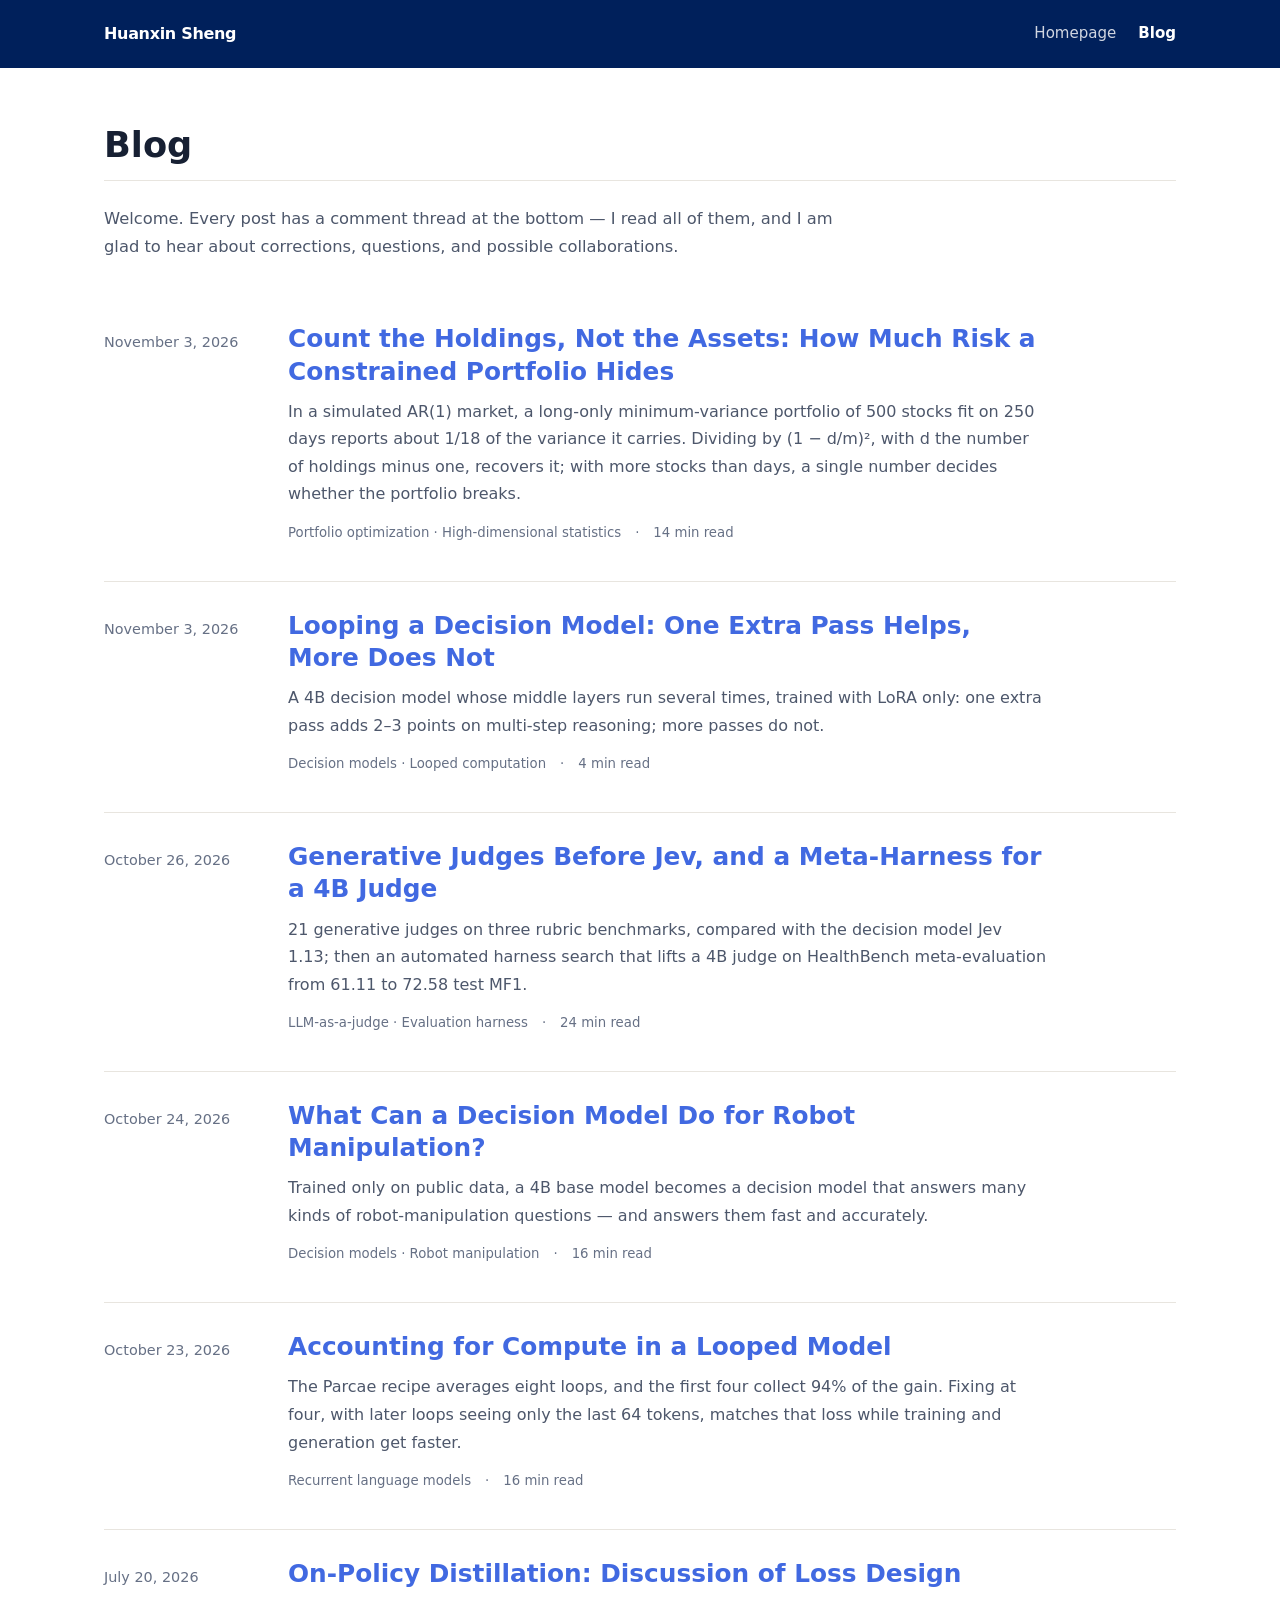
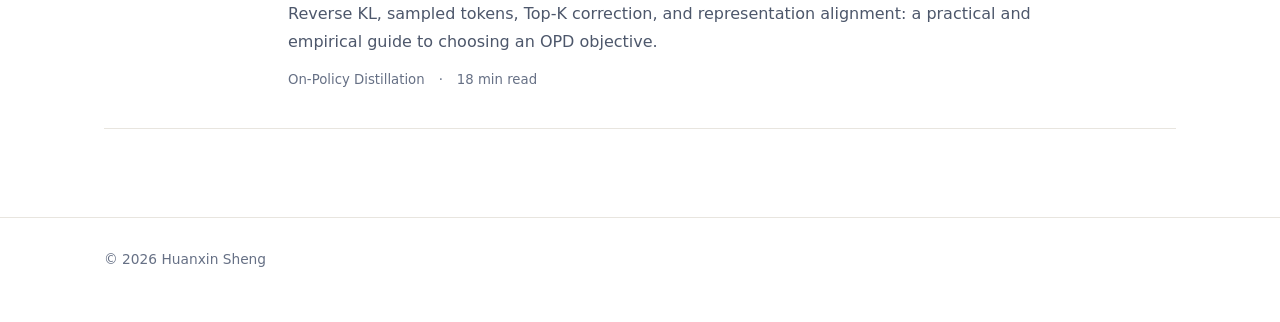
<file: blog/index.html>
<!doctype html>
<html lang="en">
<head>
  <meta charset="utf-8">
  <meta name="viewport" content="width=device-width,initial-scale=1">
  <meta name="description" content="Research blog by Huanxin Sheng.">
  <title>Blog — Huanxin Sheng</title>
  <link rel="stylesheet" href="assets/style.css">
</head>
<body class="blog-list-page">
  <header class="topbar">
    <nav class="nav" aria-label="Primary navigation">
      <a class="brand" href="../index.html">Huanxin Sheng</a>
      <div class="navlinks"><a href="../index.html">Homepage</a><a href="index.html" aria-current="page">Blog</a></div>
    </nav>
  </header>
  <main class="wrap blog-list">
    <h1>Blog</h1>
    <p class="blog-intro">Welcome. Every post has a comment thread at the bottom — I read all of them, and I am glad to hear about corrections, questions, and possible collaborations.</p>
    <article class="blog-entry">
      <div class="entry-date"><time datetime="2026-11-03">November 3, 2026</time></div>
      <div>
        <h2><a href="constrained-portfolio-risk/">Count the Holdings, Not the Assets: How Much Risk a Constrained Portfolio Hides</a></h2>
        <p>In a simulated AR(1) market, a long-only minimum-variance portfolio of 500 stocks fit on 250 days reports about 1/18 of the variance it carries. Dividing by (1 − d/m)², with d the number of holdings minus one, recovers it; with more stocks than days, a single number decides whether the portfolio breaks.</p>
        <div class="meta"><span>Portfolio optimization · High-dimensional statistics</span><span>·</span><span>14 min read</span></div>
      </div>
    </article>
    <article class="blog-entry">
      <div class="entry-date"><time datetime="2026-11-03">November 3, 2026</time></div>
      <div>
        <h2><a href="looped-decision-model/">Looping a Decision Model: One Extra Pass Helps, More Does Not</a></h2>
        <p>A 4B decision model whose middle layers run several times, trained with LoRA only: one extra pass adds 2–3 points on multi-step reasoning; more passes do not.</p>
        <div class="meta"><span>Decision models · Looped computation</span><span>·</span><span>4 min read</span></div>
      </div>
    </article>
    <article class="blog-entry">
      <div class="entry-date"><time datetime="2026-10-26">October 26, 2026</time></div>
      <div>
        <h2><a href="judge-meta-harness/">Generative Judges Before Jev, and a Meta-Harness for a 4B Judge</a></h2>
        <p>21 generative judges on three rubric benchmarks, compared with the decision model Jev 1.13; then an automated harness search that lifts a 4B judge on HealthBench meta-evaluation from 61.11 to 72.58 test MF1.</p>
        <div class="meta"><span>LLM-as-a-judge · Evaluation harness</span><span>·</span><span>24 min read</span></div>
      </div>
    </article>
    <article class="blog-entry">
      <div class="entry-date"><time datetime="2026-10-24">October 24, 2026</time></div>
      <div>
        <h2><a href="jevany-robotics/">What Can a Decision Model Do for Robot Manipulation?</a></h2>
        <p>Trained only on public data, a 4B base model becomes a decision model that answers many kinds of robot-manipulation questions — and answers them fast and accurately.</p>
        <div class="meta"><span>Decision models · Robot manipulation</span><span>·</span><span>16 min read</span></div>
      </div>
    </article>
    <article class="blog-entry">
      <div class="entry-date"><time datetime="2026-10-23">October 23, 2026</time></div>
      <div>
        <h2><a href="loop-compute-ledger/">Accounting for Compute in a Looped Model</a></h2>
        <p>The Parcae recipe averages eight loops, and the first four collect 94% of the gain. Fixing at four, with later loops seeing only the last 64 tokens, matches that loss while training and generation get faster.</p>
        <div class="meta"><span>Recurrent language models</span><span>·</span><span>16 min read</span></div>
      </div>
    </article>
    <article class="blog-entry">
      <div class="entry-date"><time datetime="2026-07-20">July 20, 2026</time></div>
      <div>
        <h2><a href="opd-loss-design/">On-Policy Distillation: Discussion of Loss Design</a></h2>
        <p>Reverse KL, sampled tokens, Top-K correction, and representation alignment: a practical and empirical guide to choosing an OPD objective.</p>
        <div class="meta"><span>On-Policy Distillation</span><span>·</span><span>18 min read</span></div>
      </div>
    </article>
  </main>
  <footer class="footer"><div class="wrap">© 2026 Huanxin Sheng</div></footer>
</body>
</html>
</file>
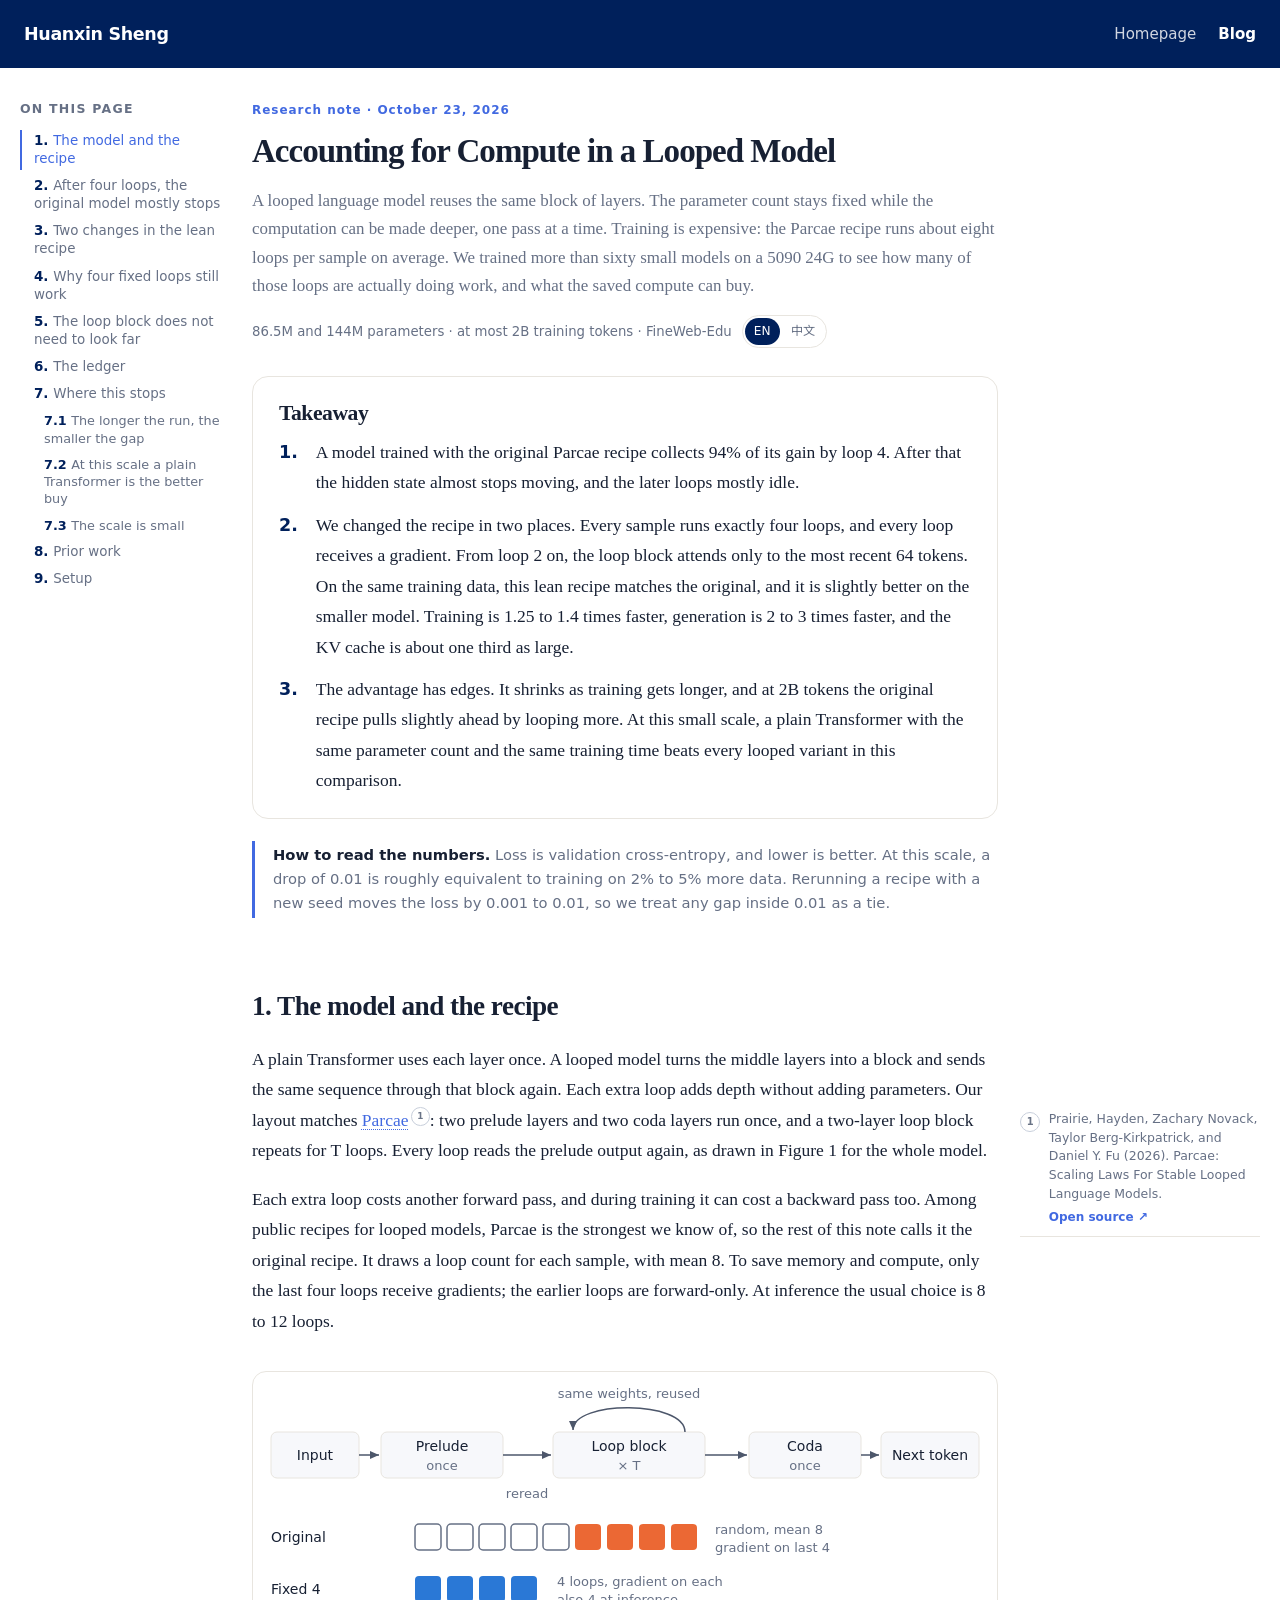
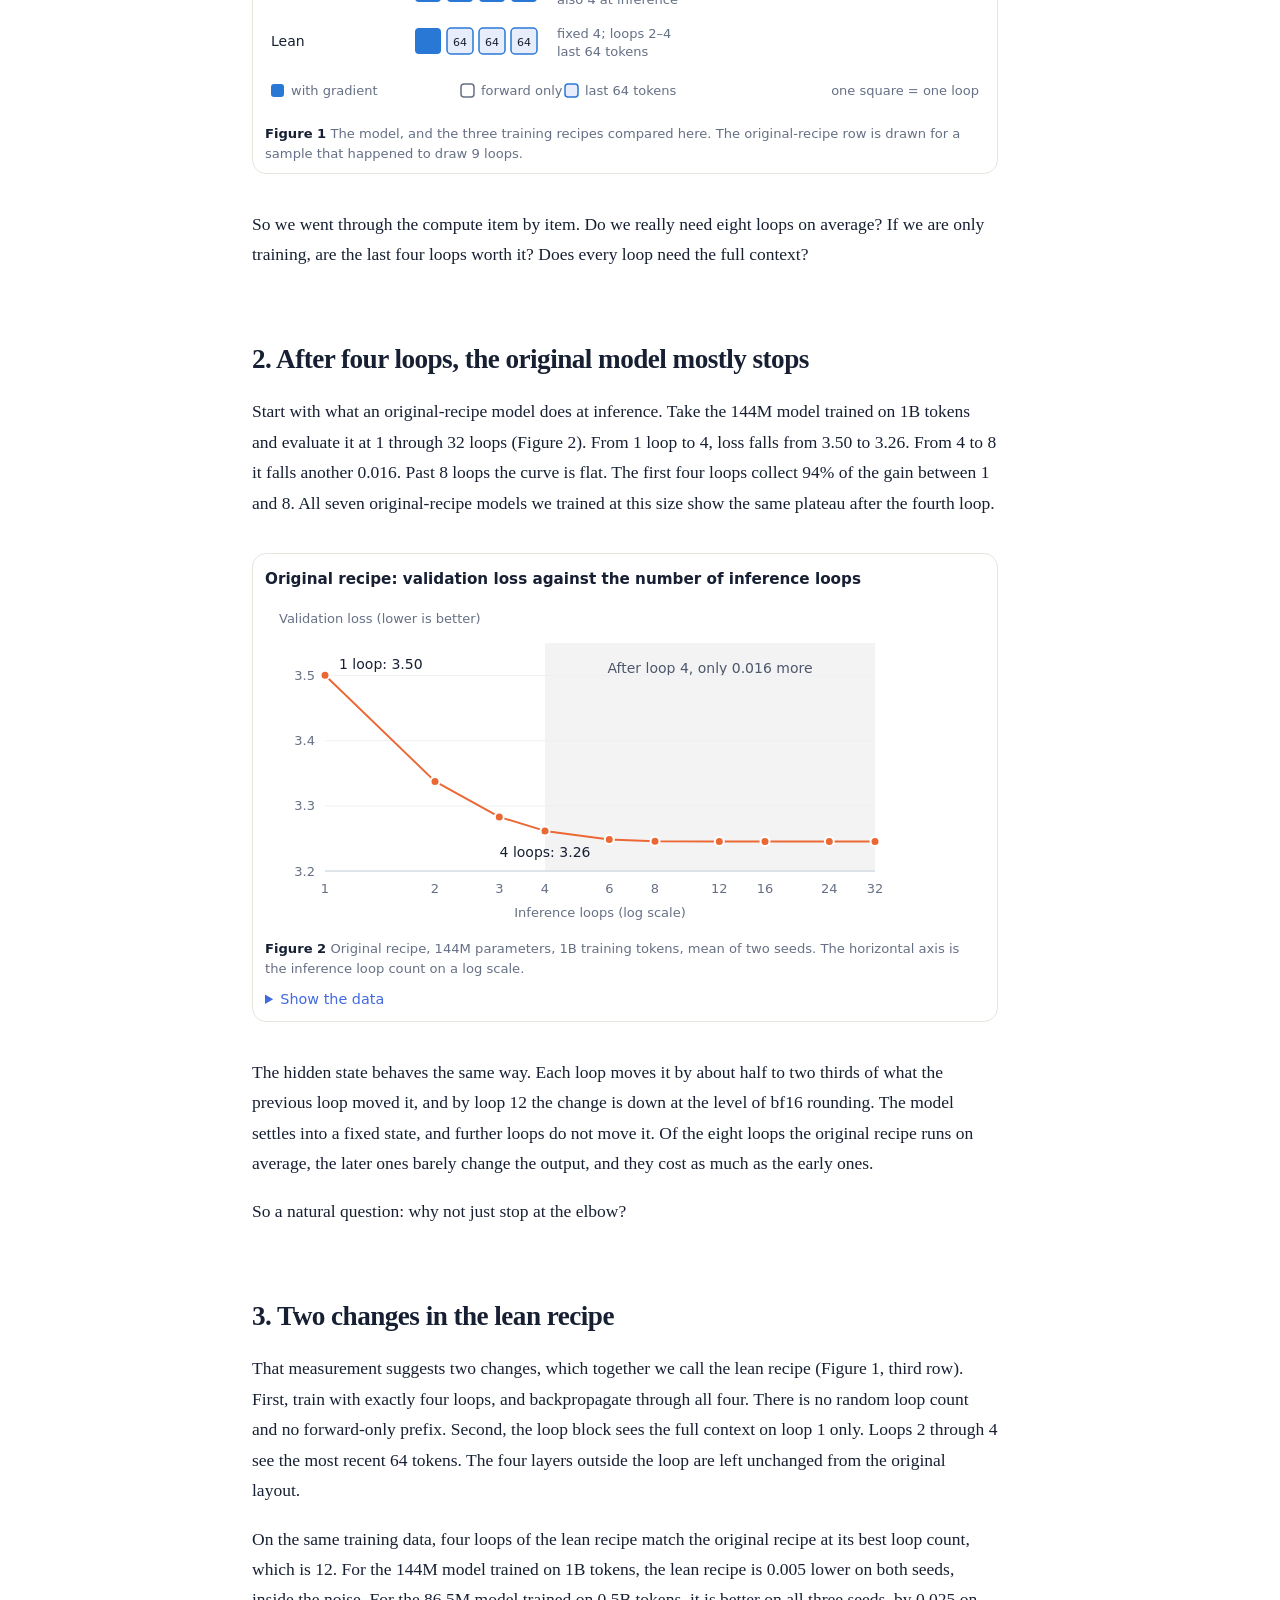
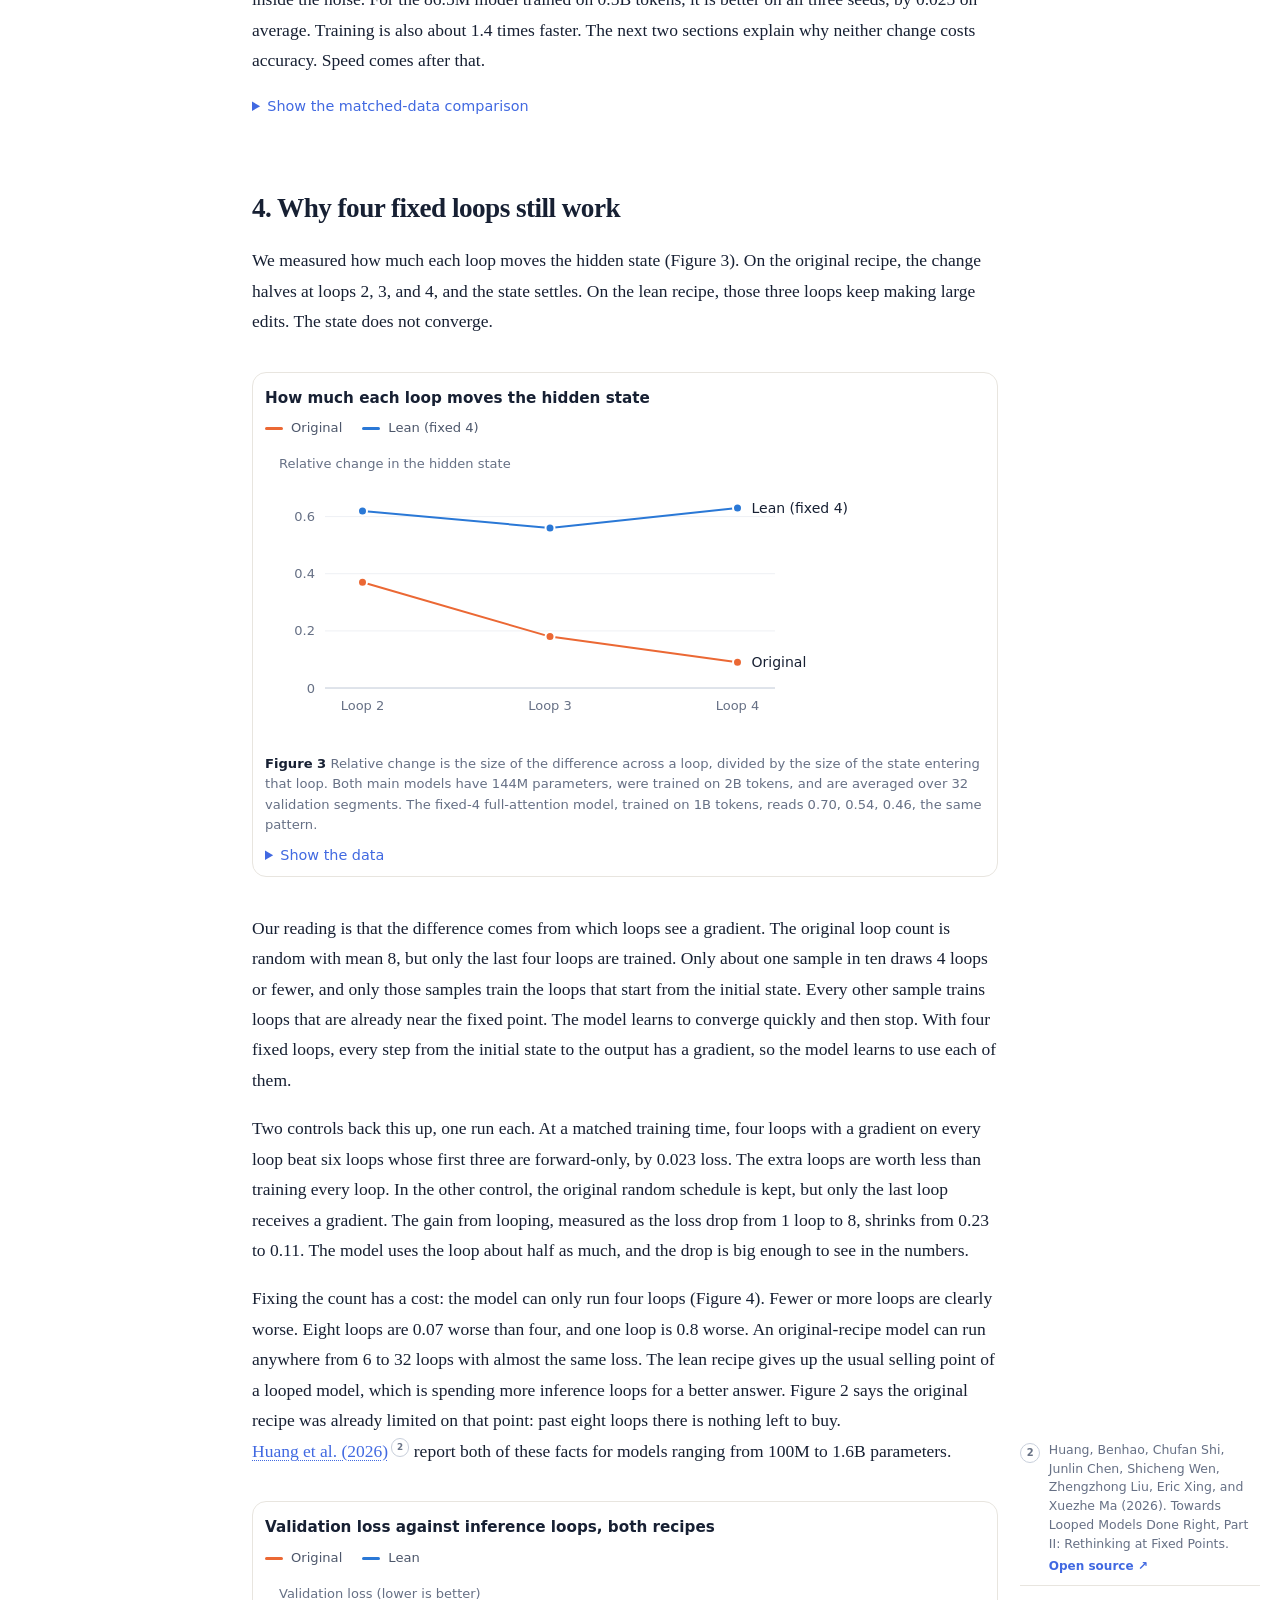
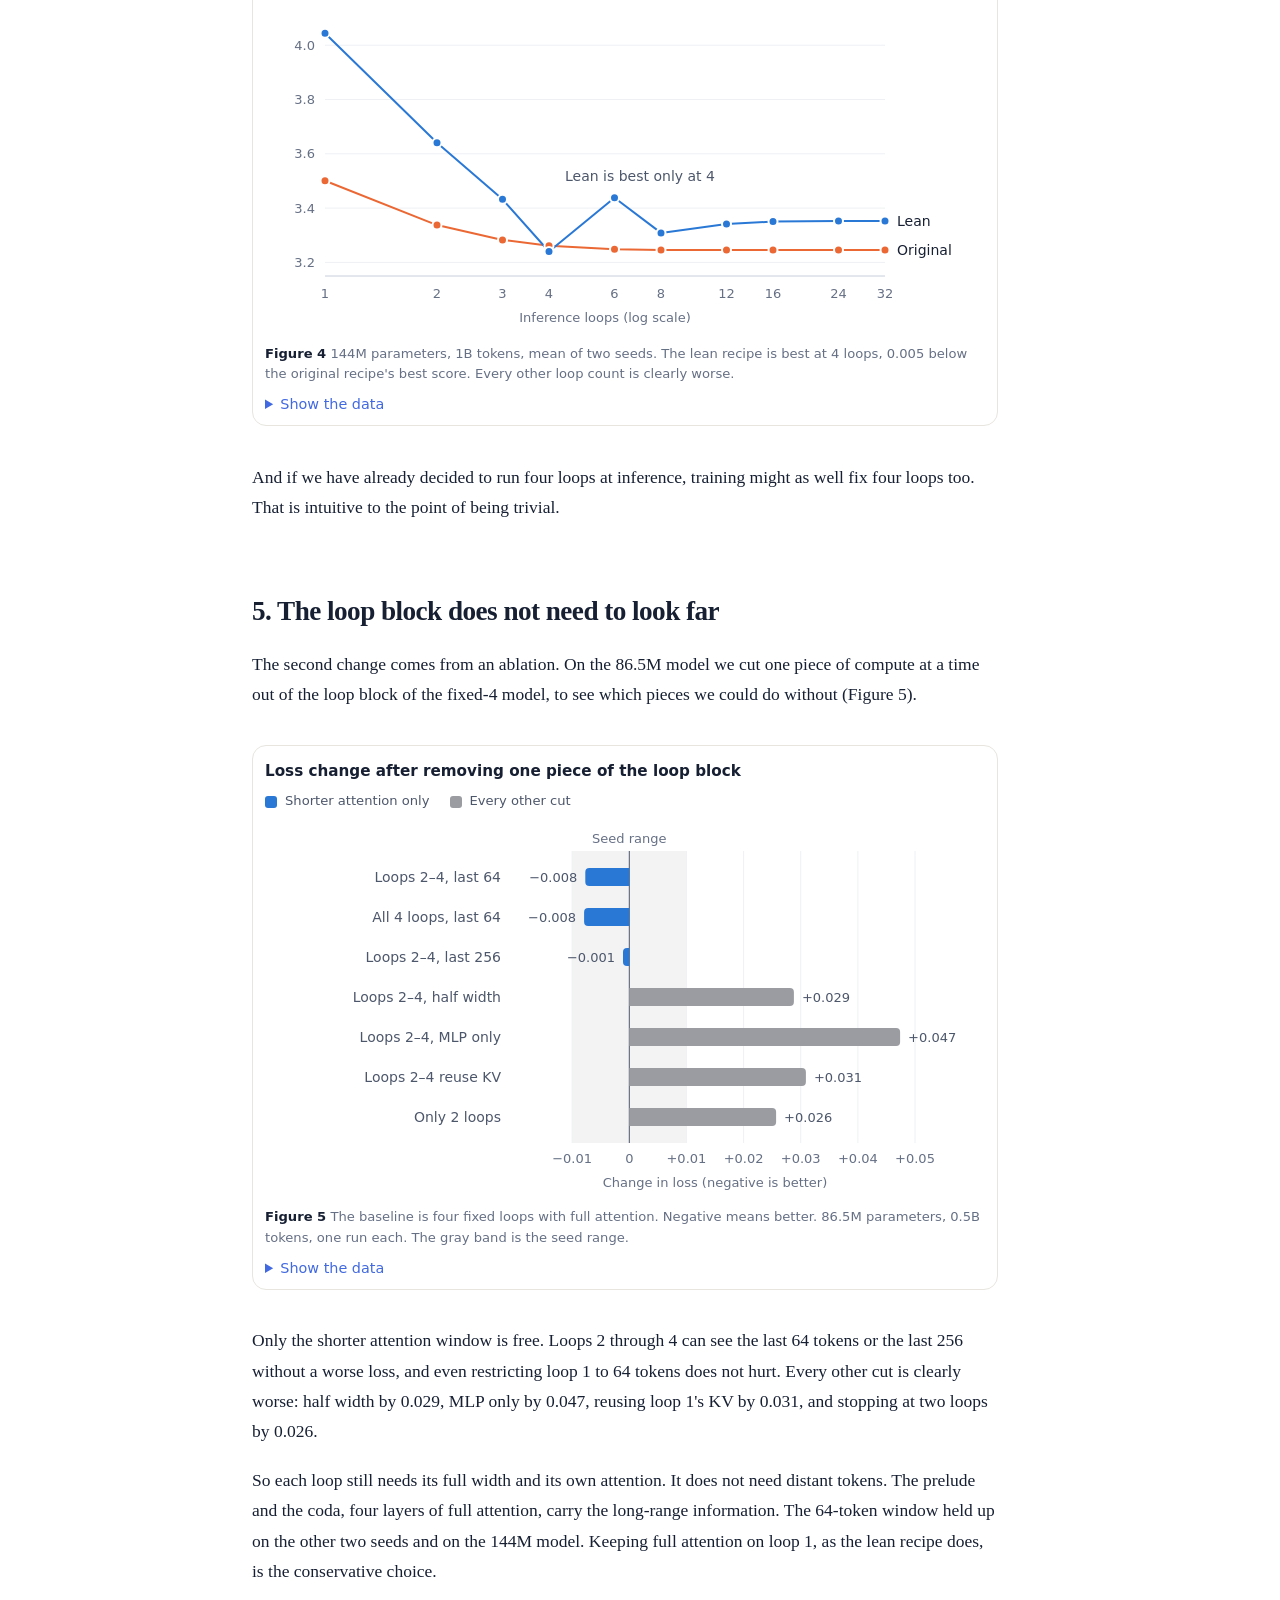
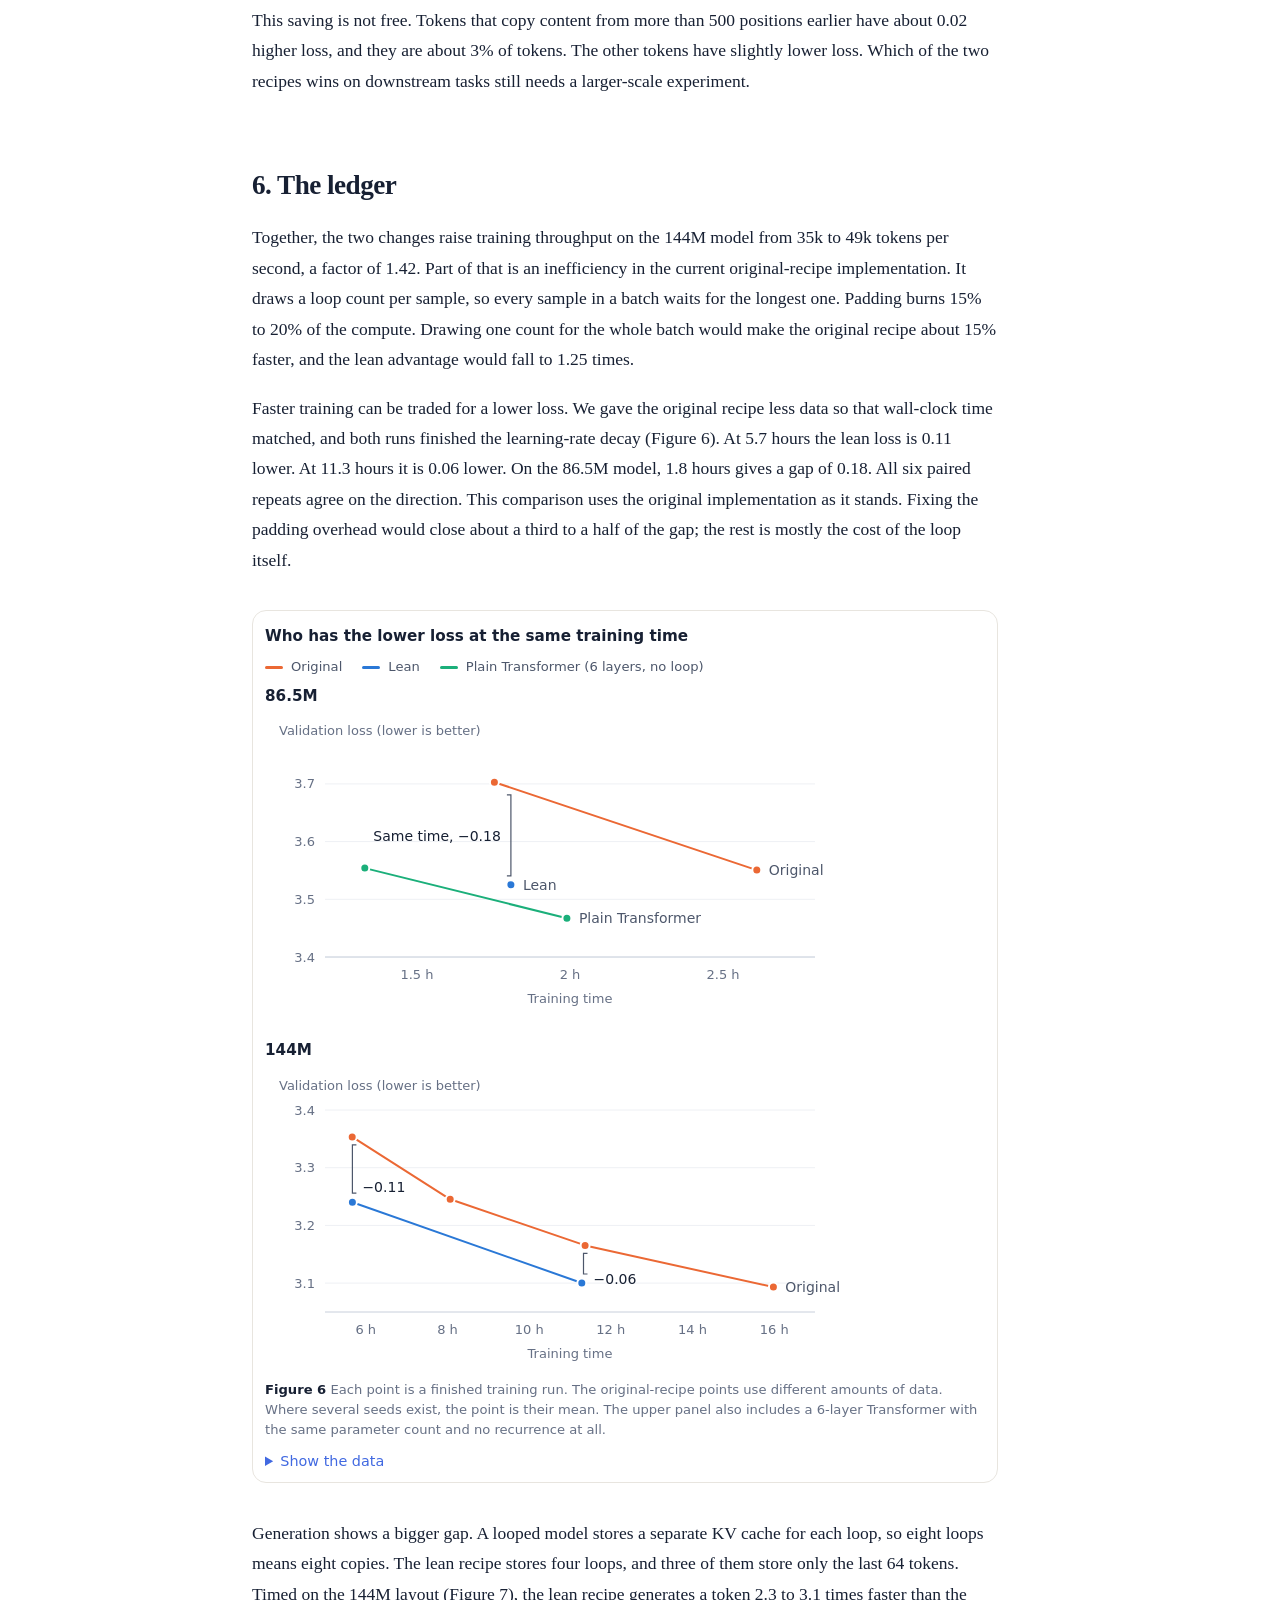
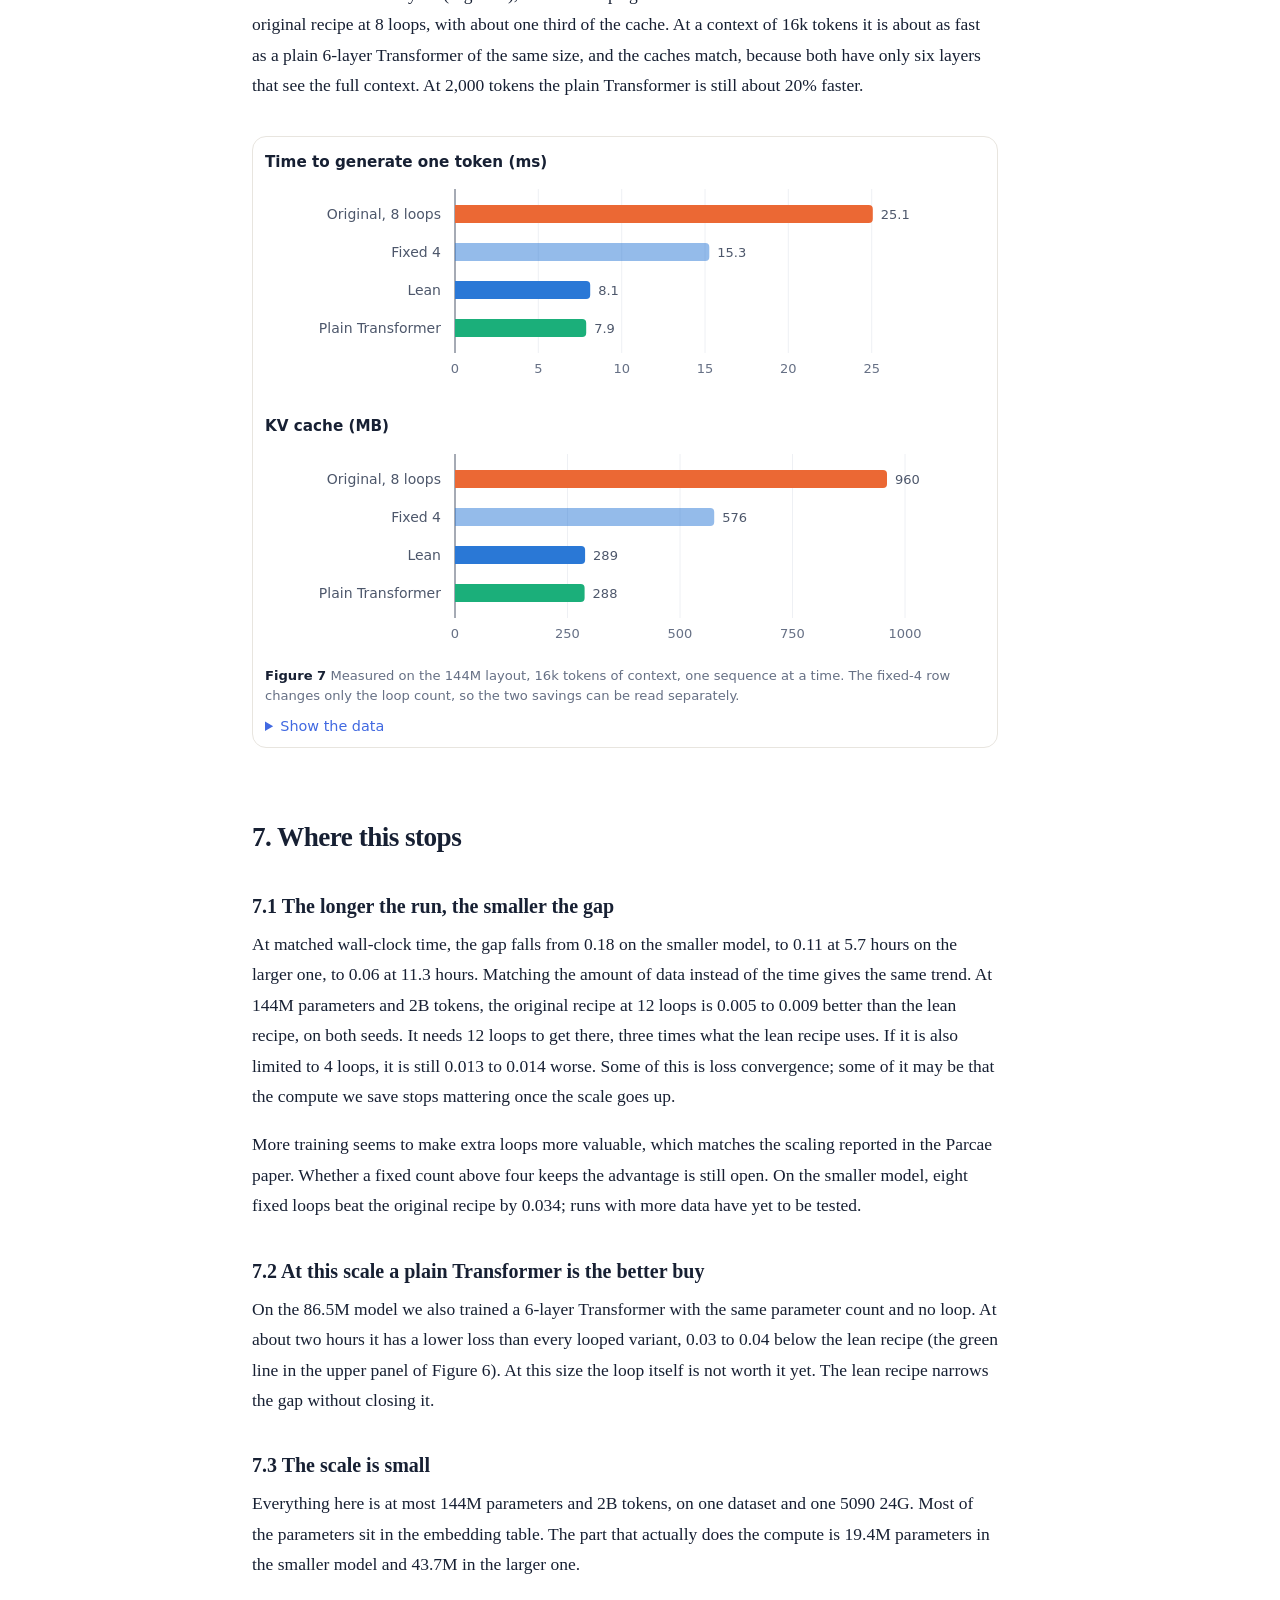
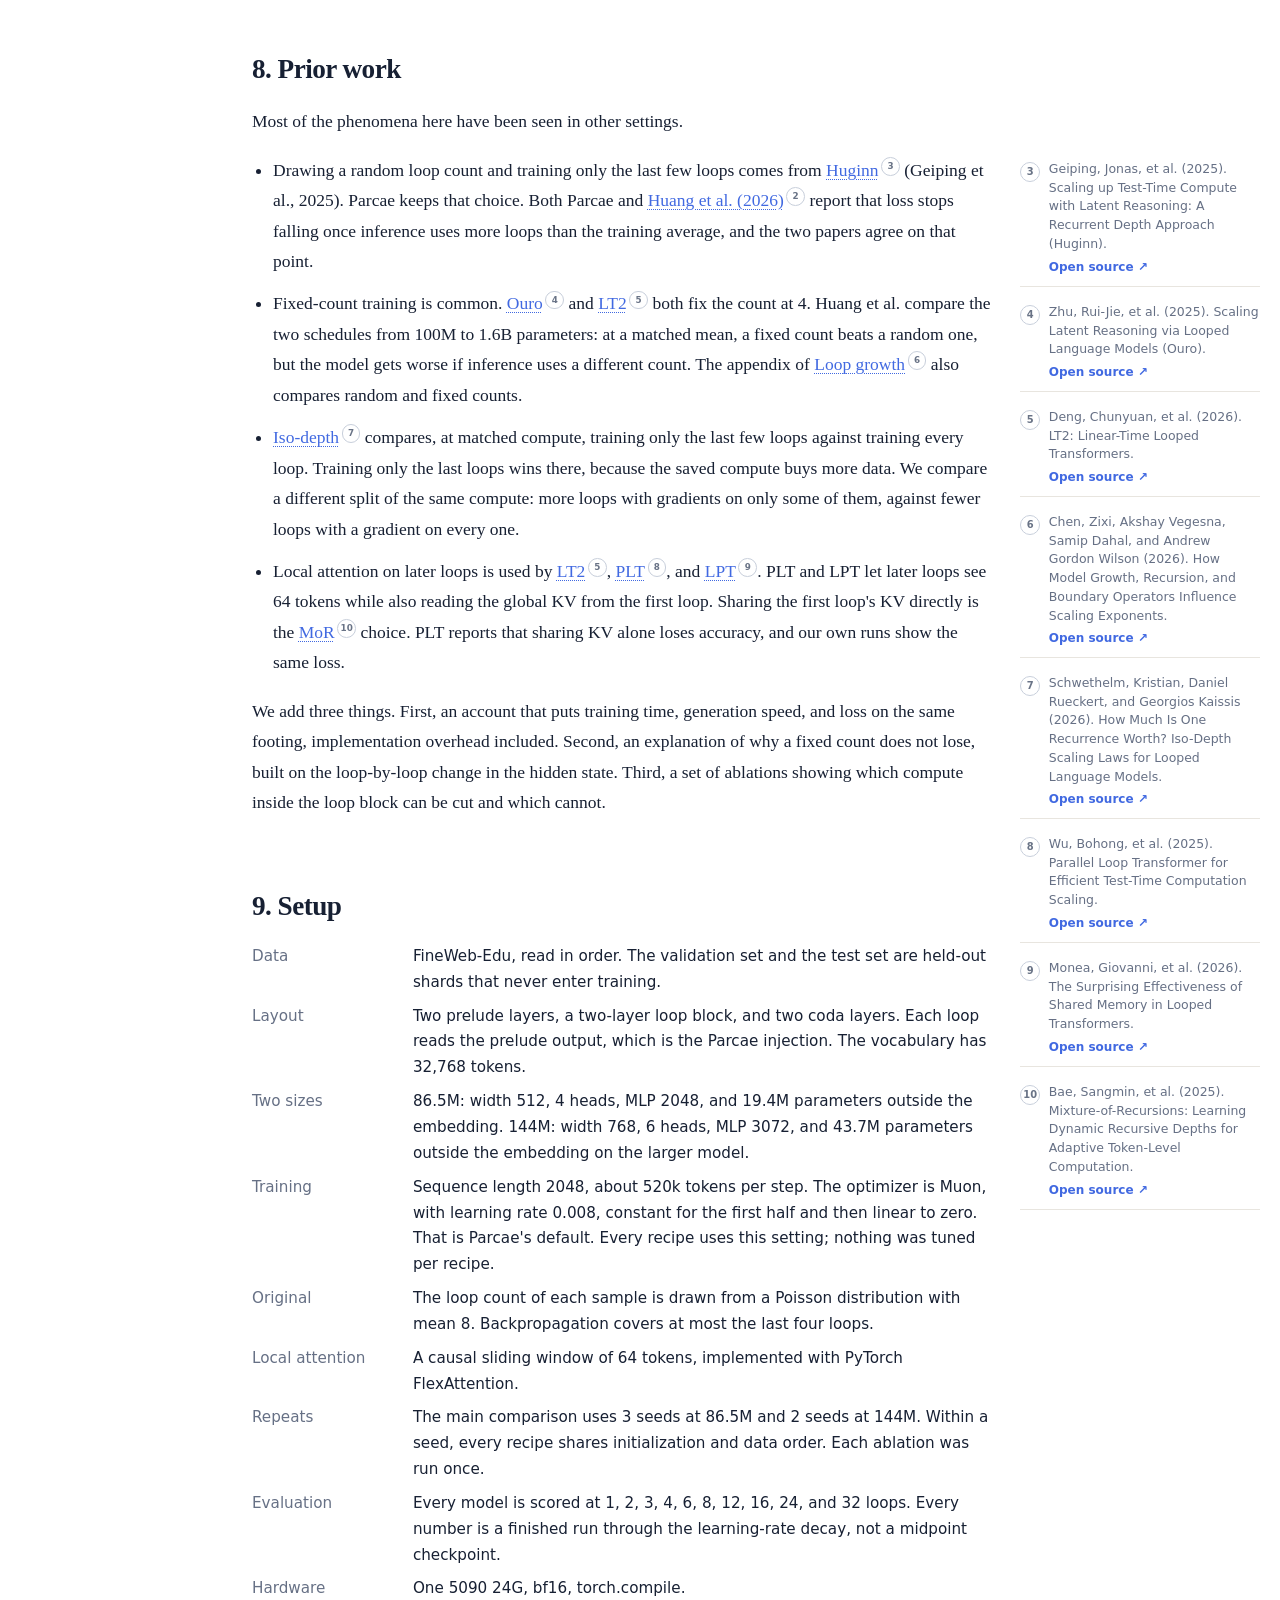
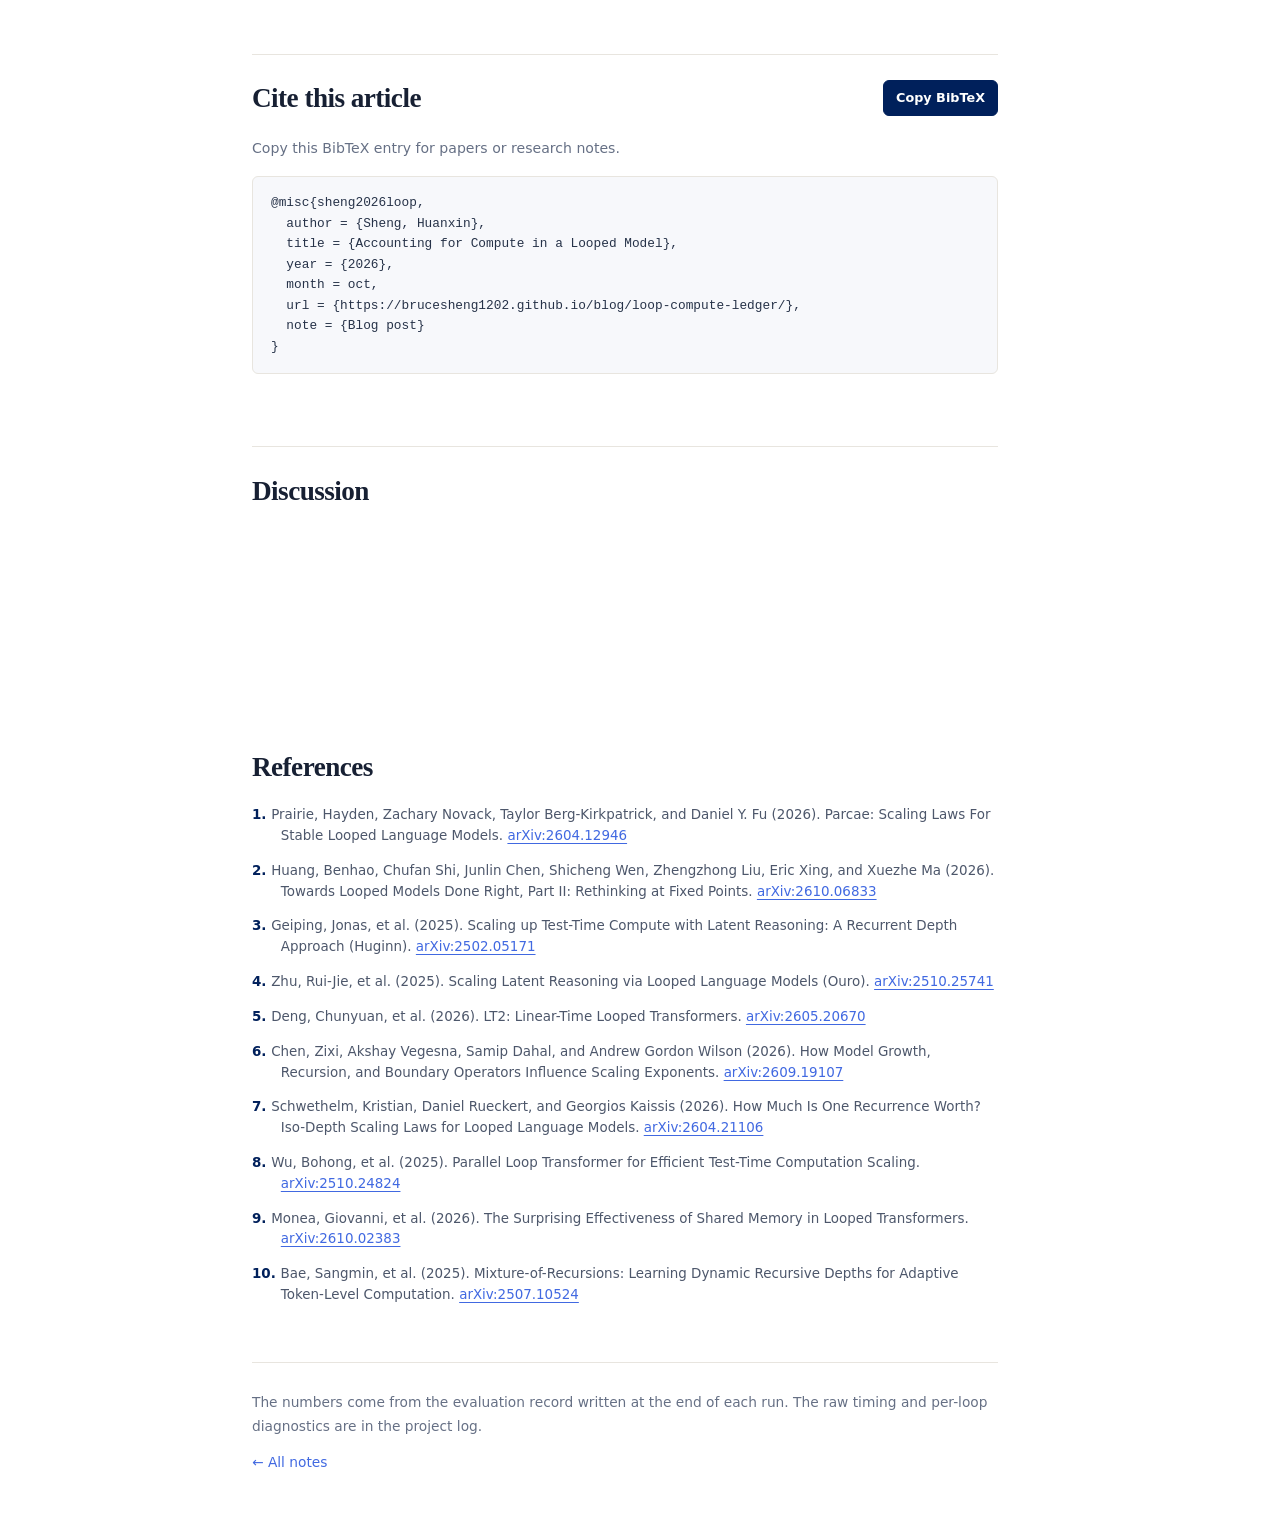
<file: blog/loop-compute-ledger/index.html>
<!doctype html><html><head><meta charset=utf8><meta name=viewport content="width=device-width,initial-scale=1,viewport-fit=cover"><style>:root{color-scheme:light;box-sizing:border-box;padding-top:env(safe-area-inset-top,0px);padding-bottom:env(safe-area-inset-bottom,0px)}html{scroll-padding-top:env(safe-area-inset-top,0px)}body{margin:0;padding:0;font:14px -apple-system,BlinkMacSystemFont,sans-serif;background:#fff;color:#000}img{max-width:100%}[hidden]:not([hidden=until-found i]){display:none!important}</style></head><body>
<script>if(new URLSearchParams(location.search).get('lang')!=='zh')document.documentElement.classList.add('i18n-wait');</script>
<header class="topbar">
  <nav class="nav" aria-label="Primary navigation">
    <a class="brand" href="../../index.html">Huanxin Sheng</a>
    <div class="navlinks"><a href="../../index.html">Homepage</a><a href="../index.html" aria-current="page">Blog</a></div>
  </nav>
</header>
<title>循环语言模型的算力账</title>
<link rel="preconnect" href="https://fonts.googleapis.com">
<link rel="preconnect" href="https://fonts.gstatic.com" crossorigin>
<link rel="stylesheet" href="https://fonts.googleapis.com/css2?family=Noto+Sans+SC:wght@400;500;700&family=Noto+Serif+SC:wght@600;700&display=swap">
<style>
/* Layout: one centered reading column (about 40 CJK characters per line); figures share the column and scroll sideways only on narrow phones. */
:root {
  --bg: #ffffff;
  --panel: #f7f8fb;
  --ink: #172033;
  --ink-2: #4d576b;
  --muted: #667085;
  --rule: #e8e5df;
  --grid: #eef0f4;
  --axis: #c8cfdb;
  --accent: #4169e1;
  --navy: #00205b;
  --s-new: #2a78d6;
  --s-old: #eb6834;
  --s-gpt: #1baf7a;
  --s-cut: #9a9ca2;
  --wash: rgba(65, 105, 225, 0.12);
  --noise: rgba(23, 32, 51, 0.05);
  --tip-bg: #ffffff;
  --shadow: 0 8px 28px rgba(23, 32, 51, 0.12);
  --font-display: Georgia, "Times New Roman", "Noto Serif SC", "Source Han Serif SC", "Songti SC", serif;
  --font-body: Inter, ui-sans-serif, system-ui, -apple-system, BlinkMacSystemFont, "Segoe UI", "PingFang SC", "Noto Sans SC", "Microsoft YaHei", sans-serif;
  --serif: Georgia, "Times New Roman", "Noto Serif SC", "Songti SC", "SimSun", serif;
  color-scheme: light;
}

body { background: var(--bg); color: var(--ink); font-family: var(--serif); font-size: 17.5px; line-height: 1.74; }
.page { max-width: none; margin: 0; padding: 4px 0 40px; counter-reset: sec; }
html.i18n-wait .frame { visibility: hidden; }
.frame { width: min(1240px, calc(100% - 28px)); margin: 28px auto 0; display: grid; grid-template-columns: 210px minmax(0, 760px) 240px; column-gap: 22px; justify-content: center; align-items: start; }
.outline { position: sticky; top: 88px; max-height: calc(100vh - 110px); overflow: auto; padding: 2px 8px 16px 0; font-family: var(--font-body); }
.outline-title { margin: 0 0 10px; color: var(--muted); font-size: 0.78rem; font-weight: 750; letter-spacing: 0.1em; text-transform: uppercase; }
.outline ol { list-style: none; margin: 0; padding: 0; }
.outline > ol { counter-reset: osec; }
.outline > ol > li { counter-increment: osec; }
.outline ol ol { counter-reset: osub; margin-top: 2px; }
.outline ol ol > li { counter-increment: osub; }
.outline a { display: block; margin: 5px 0; padding: 2px 0 2px 12px; border-left: 2px solid transparent; color: var(--muted); text-decoration: none; font-size: 0.84rem; line-height: 1.35; }
.outline ol ol a { padding-left: 22px; font-size: 0.8rem; }
.outline > ol > li > a::before { content: counter(osec) ". "; color: var(--navy); font-weight: 650; }
.outline ol ol a::before { content: counter(osec) "." counter(osub) " "; color: var(--navy); font-weight: 650; }
.outline a:hover, .outline a.active { color: var(--accent); border-left-color: var(--accent); text-decoration: none; }
.lang { margin-left: 10px; border: 1px solid var(--rule); border-radius: 999px; display: inline-flex; gap: 2px; padding: 2px; vertical-align: middle; }
.lang button { border: 0; border-radius: 999px; padding: 3px 9px; background: transparent; color: var(--muted); cursor: pointer; font: inherit; font-size: 0.76rem; }
.lang button[aria-pressed="true"] { color: #fff; background: var(--navy); }
h2.sec { counter-increment: sec; counter-reset: sub; }
h2.sec::before { content: counter(sec) ". "; }
h3 { counter-increment: sub; }
h3::before { content: counter(sec) "." counter(sub) " "; }
.eyebrow { font-family: var(--font-body); font-size: 12px; font-weight: 700; letter-spacing: 0.08em; color: var(--accent); margin: 0; }
h1 { font-family: var(--font-display); font-weight: 600; font-size: clamp(26px, 2.7vw, 33px); line-height: 1.15; letter-spacing: -0.03em; margin: 12px 0 16px; white-space: nowrap; }
.dek { font-size: 1.06rem; line-height: 1.68; color: var(--muted); margin: 0 0 14px; }
.meta { font-family: var(--font-body); font-size: 0.83rem; color: var(--muted); margin: 0; }
.summary { background: #fff; border: 1px solid var(--rule); border-radius: 16px; padding: 22px 26px; margin: 28px 0 0; }
.summary h2 { font-family: var(--font-display); font-weight: 600; font-size: 1.35rem; line-height: 1.3; margin: 0 0 10px; }
.summary ol { list-style: none; margin: 0; padding: 0; counter-reset: take; }
.summary li { position: relative; counter-increment: take; margin: 0 0 12px; padding-left: 2.1em; }
.summary li:last-child { margin-bottom: 0; }
.summary li::before { content: counter(take) ". "; position: absolute; left: 0; color: var(--navy); font-family: var(--font-body); font-weight: 650; }
html[lang="zh-CN"] .summary li::before { content: counter(take, simp-chinese-informal) "、"; }
.howto { font-family: var(--font-body); font-size: 0.92rem; line-height: 1.65; color: var(--muted); border-left: 3px solid var(--accent); margin: 22px 0 0; padding: 2px 0 2px 18px; }
.howto b { color: var(--ink); }
h2 { font-family: var(--font-display); font-weight: 600; font-size: 1.7rem; line-height: 1.35; letter-spacing: -0.02em; margin: 2.6em 0 0.7em; text-wrap: balance; scroll-margin-top: 90px; }
h3 { font-family: var(--font-display); font-weight: 600; font-size: 1.25rem; line-height: 1.4; margin: 1.8em 0 0.45em; text-wrap: balance; scroll-margin-top: 90px; }
p { margin: 0 0 18px; }
a { color: var(--accent); text-underline-offset: 3px; text-decoration-thickness: 1px; }
a:focus-visible, summary:focus-visible { outline: 2px solid var(--accent); outline-offset: 2px; border-radius: 2px; }
ul.refs { margin: 0 0 18px; padding-left: 1.2em; }
ul.refs li { margin: 0 0 12px; }
.note { font-size: 16px; color: var(--ink-2); }

figure { margin: 2.2rem 0; padding: 12px 12px 8px; border: 1px solid var(--rule); border-radius: 14px; background: #fff; }
.fig-title { font-family: var(--font-body); font-size: 0.95rem; font-weight: 650; color: var(--ink); margin: 0 0 6px; }
.legend { display: flex; flex-wrap: wrap; gap: 4px 20px; font-family: var(--font-body); font-size: 0.82rem; color: var(--ink-2); margin: 0 0 4px; }
.key { display: inline-flex; align-items: center; gap: 8px; }
.key i { display: inline-block; width: 18px; height: 3px; border-radius: 2px; }
.key i.sw { width: 12px; height: 12px; border-radius: 3px; }
.k-old { background: var(--s-old); }
.k-new { background: var(--s-new); }
.k-gpt { background: var(--s-gpt); }
.k-cut { background: var(--s-cut); }
.chart { overflow-x: auto; -webkit-overflow-scrolling: touch; }
.chart + .fig-title { margin-top: 22px; }
.chart svg { display: block; width: 100%; min-width: 560px; height: auto; overflow: visible; }
figcaption { font-family: var(--font-body); font-size: 0.82rem; line-height: 1.55; color: var(--muted); margin-top: 10px; }
figcaption b { color: var(--ink); }
details.data { margin-top: 8px; font-family: var(--font-body); font-size: 0.9rem; }
details.data summary { cursor: pointer; color: var(--accent); width: fit-content; }
.tbl { overflow-x: auto; margin: 10px 0 14px; }
table { border-collapse: collapse; width: 100%; font-family: var(--font-body); font-size: 0.82rem; line-height: 1.45; font-variant-numeric: tabular-nums; }
th, td { text-align: right; padding: 7px 10px; border-bottom: 1px solid var(--rule); white-space: nowrap; }
th:first-child, td:first-child { text-align: left; }
th { font-weight: 500; color: var(--ink-2); font-size: 13.5px; vertical-align: bottom; }
.tbl-note { font-family: var(--font-body); font-size: 0.82rem; color: var(--muted); margin: 0 0 12px; }

dl.setup { display: grid; grid-template-columns: 9.4em 1fr; gap: 8px 18px; font-family: var(--font-body); font-size: 0.95rem; line-height: 1.7; margin: 0 0 18px; }
dl.setup dt { color: var(--muted); }
dl.setup dd { margin: 0; min-width: 0; }
footer.colophon { margin-top: 56px; padding: 28px 0 8px; border-top: 1px solid var(--rule); font-family: var(--font-body); font-size: 0.86rem; color: var(--muted); }
footer.colophon p { margin: 0 0 12px; }
footer.colophon a { color: var(--accent); text-decoration: none; }
footer.colophon a:hover { text-decoration: underline; }
@media (max-width: 900px) {
  h1 { white-space: normal; }
}
@media (max-width: 520px) {
  body { font-size: 17px; }
  .summary { padding: 18px 18px; }
  dl.setup { grid-template-columns: 1fr; gap: 2px; }
  dl.setup dd { margin-bottom: 10px; }
}

/* chart marks */
svg text { font-family: var(--font-body); }
.tk { fill: var(--muted); font-size: 13px; font-variant-numeric: tabular-nums; }
.lb { fill: var(--ink-2); font-size: 14px; }
.lbs { fill: var(--ink); font-size: 14px; font-weight: 500; }
.val { fill: var(--ink-2); font-size: 13px; font-variant-numeric: tabular-nums; }
.grid { stroke: var(--grid); stroke-width: 1; fill: none; }
.ax { stroke: var(--axis); stroke-width: 1; fill: none; }
.zero { stroke: var(--ink-2); stroke-width: 1; fill: none; }
.lead { stroke: var(--ink-2); stroke-width: 1.2; fill: none; }
.ln { fill: none; stroke-width: 2; stroke-linejoin: round; stroke-linecap: round; }
.ln.c-old { stroke: var(--s-old); }
.ln.c-new { stroke: var(--s-new); }
.ln.c-gpt { stroke: var(--s-gpt); }
.dot { stroke: var(--bg); stroke-width: 2; }
.dot.c-old { fill: var(--s-old); }
.dot.c-new { fill: var(--s-new); }
.dot.c-gpt { fill: var(--s-gpt); }
.hit { fill: transparent; }
.bar.c-old { fill: var(--s-old); }
.bar.c-new { fill: var(--s-new); }
.bar.c-gpt { fill: var(--s-gpt); }
.bar.c-cut { fill: var(--s-cut); }
.bar.c-fix { fill: var(--s-new); fill-opacity: 0.5; }
.noise { fill: var(--noise); }
.box { fill: var(--panel); stroke: var(--rule); stroke-width: 1; }
.arw { stroke: var(--ink-2); stroke-width: 1.5; fill: none; }
.ahead { fill: var(--ink-2); }
.sq.c-old { fill: var(--s-old); }
.sq.c-new { fill: var(--s-new); }
.sq-nograd { fill: none; stroke: var(--muted); stroke-width: 1.5; }
.sq-window { fill: var(--wash); stroke: var(--s-new); stroke-width: 1.5; }
.sq-txt { fill: var(--ink); font-size: 11px; font-weight: 500; }
.pt { outline: none; cursor: default; }
.pt:hover .dot, .pt:focus-visible .dot { stroke: var(--ink); }
.pt:focus-visible .hit { stroke: var(--accent); stroke-width: 1.5; }
.pt:hover .bar, .pt:focus-visible .bar { opacity: 0.85; }

#tip { position: fixed; z-index: 20; max-width: 320px; background: var(--tip-bg); color: var(--ink); border: 1px solid var(--rule);
  border-radius: 8px; padding: 8px 11px; font-size: 13.5px; line-height: 1.6; box-shadow: var(--shadow); pointer-events: none;
  font-variant-numeric: tabular-nums; }
#tip .tip-h { font-weight: 700; margin-bottom: 2px; }
.topbar { position: sticky; top: 0; z-index: 30; background: var(--navy); }
.nav { max-width: 1240px; height: 68px; margin: auto; padding: 0 24px; display: flex; align-items: center; gap: 28px; font-family: var(--font-body); }
a[data-citation] { white-space: nowrap; text-decoration-line: underline; text-decoration-style: dotted; text-decoration-thickness: 1px; text-underline-offset: 3px; }
a[data-citation]::after { content: attr(data-citation); display: inline-grid; width: 1.05rem; height: 1.05rem; place-items: center; margin-left: .16rem; border: 1px solid #c8cfdb; border-radius: 50%; color: #697386; font: 650 .55rem/1 var(--font-body); vertical-align: super; text-decoration: none; }
a[data-citation].citation-active { color: var(--navy); }
a[data-citation].citation-active::after { color: var(--accent); border-color: var(--accent); }
.citation-rail { position: relative; align-self: stretch; min-width: 0; }
.citation-note { position: absolute; left: 0; right: 0; display: grid; grid-template-columns: 1.3rem minmax(0, 1fr); gap: 8px; padding: 2px 0 10px; border-bottom: 1px solid var(--rule); color: var(--muted); font: .78rem/1.5 var(--font-body); }
.citation-note.active { color: #364152; border-bottom-color: #aebfff; }
.citation-number { display: grid; width: 1.15rem; height: 1.15rem; place-items: center; margin-top: .12rem; border: 1px solid #c8cfdb; border-radius: 50%; color: #697386; font-size: .62rem; font-weight: 700; }
.citation-note.active .citation-number { color: var(--accent); border-color: var(--accent); }
.citation-note a { display: block; width: fit-content; margin-top: 4px; color: var(--accent); font-size: .75rem; font-weight: 650; text-decoration: none; }
.cite { margin-top: 3.2rem; padding-top: 1.6rem; border-top: 1px solid var(--rule); font-family: var(--font-body); }
.cite h2 { margin-top: 0; }
.cite-head { display: flex; align-items: start; justify-content: space-between; gap: 18px; }
.cite-head p { margin: .35rem 0 0; color: var(--muted); font-size: .88rem; }
.cite-copy { flex: none; min-height: 36px; padding: 7px 12px; border: 1px solid var(--navy); border-radius: 6px; background: var(--navy); color: #fff; cursor: pointer; font: 650 .8rem/1 var(--font-body); }
.cite-copy:hover { background: var(--accent); border-color: var(--accent); }
.cite-code { margin: 1rem 0 0; padding: 16px 18px; overflow-x: auto; border: 1px solid var(--rule); border-radius: 6px; background: #f7f8fb; color: #263248; font: .8rem/1.6 ui-monospace, SFMono-Regular, Menlo, Consolas, monospace; }
.comments-section { margin-top: 3.2rem; padding-top: 1.6rem; border-top: 1px solid var(--rule); font-family: var(--font-body); }
.comments-section h2 { margin-top: 0; }
.comments-thread { min-height: 150px; margin-top: 1.1rem; }
.comments-thread .giscus, .comments-thread .giscus-frame { width: 100%; }
.cite-code code { font: inherit; white-space: pre; }
.cite-status { min-height: 1.2em; margin: .4rem 0 0; color: var(--muted); font-size: .76rem; }
.bibliography { margin: 0; padding: 0; list-style: none; counter-reset: ref; }
.bibliography li { counter-increment: ref; margin: 0 0 14px; padding-left: 1.8rem; text-indent: -1.8rem; color: #4d576b; font: .84rem/1.55 var(--font-body); }
.bibliography li::before { content: counter(ref) ". "; color: var(--navy); font-weight: 650; }
@media (max-width: 1100px) {
  .frame { grid-template-columns: minmax(0, 760px); width: min(800px, calc(100% - 28px)); }
  .citation-rail { display: none; }
  .outline { position: static; max-height: none; margin-bottom: 8px; }
}
.brand { color: #fff; text-decoration: none; font-weight: 760; letter-spacing: -0.02em; }
.navlinks { display: flex; gap: 22px; margin-left: auto; align-items: center; }
.navlinks a { color: rgba(255,255,255,.82); text-decoration: none; font-size: 0.94rem; }
.navlinks a:hover, .navlinks a[aria-current="page"] { color: #fff; font-weight: 650; text-decoration: none; }</style>

<div class="frame">
<nav class="outline" aria-label="目录">
  <div class="outline-title" data-i18n="t-outline">本文目录</div>
  <ol>
    <li><a href="#bg" data-i18n="h-bg">循环模型和它的训练配方</a></li>
    <li><a href="#plateau" data-i18n="h-plateau">原配方的模型，4 轮之后就不怎么动了</a></li>
    <li><a href="#recipe" data-i18n="h-recipe">精简配方的两处改动</a></li>
    <li><a href="#why" data-i18n="h-why">为什么固定 4 轮不比平均 8 轮差</a></li>
    <li><a href="#window" data-i18n="h-window">循环块不需要看很远</a></li>
    <li><a href="#ledger" data-i18n="h-ledger">算一算账</a></li>
    <li><a href="#limits" data-i18n="h-limits">这些结论的边界</a>
      <ol>
        <li><a href="#limits-gap" data-i18n="h-gap">训练越久，优势越小</a></li>
        <li><a href="#limits-plain" data-i18n="h-plain">在这个规模上，普通 Transformer 更划算</a></li>
        <li><a href="#limits-scale" data-i18n="h-scale">规模很小</a></li>
      </ol>
    </li>
    <li><a href="#prior" data-i18n="h-prior">和已有工作的关系</a></li>
    <li><a href="#details" data-i18n="h-details">实验细节</a></li>
  </ol>
</nav>
<div class="page">
<header>
  <p class="eyebrow" data-i18n="t-eyebrow">研究笔记 · 2026 年 10 月 23 日</p>
  <h1 data-i18n="t-title">循环语言模型的算力账</h1>
  <p class="dek" data-i18n="t-dek">循环语言模型把同一组层反复使用，参数不变，计算却能一轮轮加深。代价是训练很贵，Parcae 的训练配方让每条样本平均循环 8 轮。我们在一张 5090 24G 上训练了 60 多个小模型，想弄清楚这 8 轮里有多少是必要的，省下来的算力又能换来什么。</p>
  <p class="meta"><span data-i18n="t-meta">模型 8650 万和 1.44 亿参数 · 训练数据最多 20 亿 token · FineWeb-Edu</span><span class="lang" role="group" aria-label="Language"><button type="button" data-lang="en">EN</button><button type="button" data-lang="zh">中文</button></span></p>
</header>

<section class="summary" aria-labelledby="sum-h">
  <h2 id="sum-h" data-i18n="t-sum">结论</h2>
  <ol>
    <li data-i18n="t-sum-1">Parcae 原配方训出来的模型，循环 4 轮就拿到了 94% 的收益，之后隐状态几乎不再变化，后面几轮基本在空转。</li>
    <li data-i18n="t-sum-2">我们把训练改了两处：每次固定循环 4 轮，每一轮都计算梯度；循环块从第 2 轮起只看最近 64 个 token。同样的训练数据下，效果和原配方持平，较小的模型上还略好。训练快 1.25 到 1.4 倍，生成文本快 2 到 3 倍，KV 缓存约为原来的三分之一。</li>
    <li data-i18n="t-sum-3">这些优势有边界。训练越久，优势越小，训到 20 亿 token 时原配方靠多循环几轮略微反超。而在我们这么小的规模上，参数量相同的普通 Transformer 用同样的训练时间，效果比所有循环版本都好。</li>
  </ol>
</section>

<p class="howto" data-i18n="t-howto" data-html><b>如何理解文中数据：</b>文中的 loss 是验证集上的交叉熵，越低越好。在我们的规模上，loss 低 0.01，大约相当于多训 2% 到 5% 的数据。同一个配方换一个随机种子重新训练，loss 会有 0.001 到 0.01 的出入，所以差距在 0.01 以内的，我们一律算作随机噪声。</p>

<h2 id="bg" class="sec" data-i18n="h-bg">循环模型和它的训练配方</h2>
<p data-i18n="p-bg-1" data-html>普通 Transformer 的每一层只用一次。循环语言模型把中间几层做成一个循环块，让同一个序列反复穿过它，每多循环一轮，就相当于多了一层深度，参数却没有增加。我们用的结构和 <a href="https://arxiv.org/abs/2604.12946" data-citation="1">Parcae</a> 相同：开头 2 层和结尾 2 层各跑一次，中间 2 层组成循环块，重复 T 轮，每一轮都会重新读入开头两层的输出（图 1）。</p>
<p data-i18n="p-bg-2">循环块多跑一轮，就多一份计算，训练时还要加上反向传播。Parcae 是目前公开的效果较好的循环模型训练配方，下文称为原配方。它给每条样本随机抽一个循环轮数，平均 8 轮；为了省显存和计算，只有最后 4 轮计算梯度，前面的轮次只做前向。推理时一般循环 8 到 12 轮。</p>

<figure>
  <div class="chart"><svg viewBox="0 0 720 330" role="img" aria-label="模型结构：开头 2 层、循环块 2 层重复 T 轮、结尾 2 层；以及原配方、固定 4 轮、精简配方三种训练方式" data-i18n="svg-aria" xmlns="http://www.w3.org/2000/svg">
    <defs><marker id="ah" viewBox="0 0 10 10" refX="9" refY="5" markerWidth="7" markerHeight="7" orient="auto-start-reverse"><path d="M0,1 L9,5 L0,9 z" class="ahead"/></marker></defs>
    <rect class="box" x="6" y="48" width="88" height="46" rx="6"/>
    <text x="50" y="76" class="lbs" text-anchor="middle" data-i18n="svg-in">输入</text>
    <line class="arw" x1="94" y1="71" x2="114" y2="71" marker-end="url(#ah)"/>
    <rect class="box" x="116" y="48" width="122" height="46" rx="6"/>
    <text x="177" y="67" class="lbs" text-anchor="middle" data-i18n="svg-pre">开头 2 层</text>
    <text x="177" y="86" class="tk" text-anchor="middle" data-i18n="svg-once">只跑一次</text>
    <line class="arw" x1="238" y1="71" x2="286" y2="71" marker-end="url(#ah)"/>
    <text x="262" y="114" class="tk" text-anchor="middle" data-i18n="svg-read">每轮都读入</text>
    <rect class="box" x="288" y="48" width="152" height="46" rx="6"/>
    <text x="364" y="67" class="lbs" text-anchor="middle" data-i18n="svg-loop">循环块 2 层</text>
    <text x="364" y="86" class="tk" text-anchor="middle" data-i18n="svg-t">重复 T 轮</text>
    <path class="arw" d="M 420 48 C 420 16, 308 16, 308 46" marker-end="url(#ah)"/>
    <text x="364" y="14" class="tk" text-anchor="middle" data-i18n="svg-share">同一组权重反复使用</text>
    <line class="arw" x1="440" y1="71" x2="482" y2="71" marker-end="url(#ah)"/>
    <rect class="box" x="484" y="48" width="112" height="46" rx="6"/>
    <text x="540" y="67" class="lbs" text-anchor="middle" data-i18n="svg-coda">结尾 2 层</text>
    <text x="540" y="86" class="tk" text-anchor="middle" data-i18n="svg-once">只跑一次</text>
    <line class="arw" x1="596" y1="71" x2="614" y2="71" marker-end="url(#ah)"/>
    <rect class="box" x="616" y="48" width="98" height="46" rx="6"/>
    <text x="665" y="76" class="lbs" text-anchor="middle" data-i18n="svg-next">下一个 token</text>

    <text x="6" y="158" class="lbs" data-i18n="svg-orig">原配方</text>
    <rect class="sq-nograd" x="150" y="140" width="26" height="26" rx="4"/>
    <rect class="sq-nograd" x="182" y="140" width="26" height="26" rx="4"/>
    <rect class="sq-nograd" x="214" y="140" width="26" height="26" rx="4"/>
    <rect class="sq-nograd" x="246" y="140" width="26" height="26" rx="4"/>
    <rect class="sq-nograd" x="278" y="140" width="26" height="26" rx="4"/>
    <rect class="sq c-old" x="310" y="140" width="26" height="26" rx="4"/>
    <rect class="sq c-old" x="342" y="140" width="26" height="26" rx="4"/>
    <rect class="sq c-old" x="374" y="140" width="26" height="26" rx="4"/>
    <rect class="sq c-old" x="406" y="140" width="26" height="26" rx="4"/>
    <text x="450" y="150" class="tk" data-i18n="svg-rand">随机循环，平均 8 轮</text>
    <text x="450" y="168" class="tk" data-i18n="svg-last4">只有最后 4 轮算梯度</text>

    <text x="6" y="210" class="lbs" data-i18n="svg-fix">固定 4 轮</text>
    <rect class="sq c-new" x="150" y="192" width="26" height="26" rx="4"/>
    <rect class="sq c-new" x="182" y="192" width="26" height="26" rx="4"/>
    <rect class="sq c-new" x="214" y="192" width="26" height="26" rx="4"/>
    <rect class="sq c-new" x="246" y="192" width="26" height="26" rx="4"/>
    <text x="292" y="202" class="tk" data-i18n="svg-fix1">每次循环 4 轮，4 轮都算梯度</text>
    <text x="292" y="220" class="tk" data-i18n="svg-fix2">推理时也循环 4 轮</text>

    <text x="6" y="262" class="lbs" data-i18n="svg-lean">精简配方</text>
    <rect class="sq c-new" x="150" y="244" width="26" height="26" rx="4"/>
    <rect class="sq-window" x="182" y="244" width="26" height="26" rx="4"/>
    <text x="195" y="261.5" class="sq-txt" text-anchor="middle">64</text>
    <rect class="sq-window" x="214" y="244" width="26" height="26" rx="4"/>
    <text x="227" y="261.5" class="sq-txt" text-anchor="middle">64</text>
    <rect class="sq-window" x="246" y="244" width="26" height="26" rx="4"/>
    <text x="259" y="261.5" class="sq-txt" text-anchor="middle">64</text>
    <text x="292" y="254" class="tk" data-i18n="svg-lean1">固定 4 轮，第 2–4 轮</text>
    <text x="292" y="272" class="tk" data-i18n="svg-win">只看最近 64 个 token</text>

    <rect class="sq c-new" x="6" y="300" width="13" height="13" rx="3"/>
    <text x="26" y="311" class="tk" data-i18n="svg-grad">算梯度（前向和反向）</text>
    <rect class="sq-nograd" x="196" y="300" width="13" height="13" rx="3"/>
    <text x="216" y="311" class="tk" data-i18n="svg-fwd">只做前向</text>
    <rect class="sq-window" x="300" y="300" width="13" height="13" rx="3"/>
    <text x="320" y="311" class="tk" data-i18n="svg-win">只看最近 64 个 token</text>
    <text x="714" y="311" class="tk" text-anchor="end" data-i18n="svg-sq">每个方块是循环块跑的一轮</text>
  </svg></div>
  <figcaption data-i18n="cap-1" data-html><b>图 1</b>　模型结构，以及本文比较的三种训练方式。原配方这一行画的是一条抽到 9 轮的样本。</figcaption>
</figure>

<p data-i18n="p-bg-3">因此我们逐项检查这笔算力到底合不合算：平均 8 轮一定需要吗？如果只训练，最后 4 轮划不划算？每一轮都必须看完整的上下文吗？</p>

<h2 id="plateau" class="sec" data-i18n="h-plateau">原配方的模型，4 轮之后就不怎么动了</h2>
<p data-i18n="p-plateau">先看原配方训出来的模型在推理时做了什么。我们取一个 1.44 亿参数、训练了 10 亿 token 的模型，让它分别循环 1 到 32 轮，测验证 loss（图 2）。从 1 轮到 4 轮，loss 从 3.50 降到 3.26；从 4 轮到 8 轮只再降了 0.016；8 轮以后几乎是一条平线。前 4 轮拿到了 1 到 8 轮全部收益的 94%。我们训练的 7 个这个规模的原配方模型都是如此。</p>

<figure>
  <p class="fig-title" data-i18n="ft-2">原配方模型：推理时循环几轮，loss 是多少</p>
  <div class="chart" id="c-plateau"></div>
  <figcaption data-i18n="cap-2" data-html><b>图 2</b>　1.44 亿参数、训练 10 亿 token 的原配方模型，两个种子的平均。横轴是推理时循环的轮数，用对数刻度。</figcaption>
  <details class="data"><summary data-i18n="show-data">查看数据</summary><div class="tbl"><table>
    <thead><tr><th data-i18n="th-loops">推理时循环轮数</th><th data-i18n="th-s43">种子 43</th><th data-i18n="th-s44">种子 44</th><th data-i18n="th-mean">平均</th></tr></thead>
    <tbody>
      <tr><td>1</td><td>3.5066</td><td>3.4944</td><td>3.5005</td></tr>
      <tr><td>2</td><td>3.3393</td><td>3.3357</td><td>3.3375</td></tr>
      <tr><td>3</td><td>3.2840</td><td>3.2822</td><td>3.2831</td></tr>
      <tr><td>4</td><td>3.2622</td><td>3.2610</td><td>3.2616</td></tr>
      <tr><td>6</td><td>3.2487</td><td>3.2478</td><td>3.2483</td></tr>
      <tr><td>8</td><td>3.2463</td><td>3.2451</td><td>3.2457</td></tr>
      <tr><td>12</td><td>3.2458</td><td>3.2446</td><td>3.2452</td></tr>
      <tr><td>16</td><td>3.2459</td><td>3.2447</td><td>3.2453</td></tr>
      <tr><td>24</td><td>3.2461</td><td>3.2449</td><td>3.2455</td></tr>
      <tr><td>32</td><td>3.2461</td><td>3.2449</td><td>3.2455</td></tr>
    </tbody></table></div></details>
</figure>

<p data-i18n="p-hidden">隐状态的变化也是这样。每多循环一轮，隐状态的改动大约只有上一轮的一半到三分之二，到第 12 轮已经小到和 bf16 的舍入误差相当。模型很快停在一个固定的状态上，再循环下去状态也不会变。原配方训练时平均跑的 8 轮里，后面几轮对结果几乎没有贡献，花的算力却和前几轮一样多。</p>

<p data-i18n="p-hidden-2">那么很自然的，取到 elbow point 会不会也行？</p>

<h2 id="recipe" class="sec" data-i18n="h-recipe">精简配方的两处改动</h2>
<p data-i18n="p-recipe-1">据此，我们对原配方做了两处改动，合称精简配方（图 1 第三行）。第一，训练时每次固定循环 4 轮，4 轮都计算梯度，不再随机抽轮数，也不再有只做前向的轮次。第二，循环块只在第 1 轮看完整的上下文，第 2 到第 4 轮只看最近 64 个 token；开头和结尾的 4 层不变。</p>
<p data-i18n="p-recipe-2">同样的训练数据下，精简配方循环 4 轮的效果，和原配方在它最好的轮数（12 轮）下一样好。1.44 亿参数的模型训练 10 亿 token，两个种子上精简配方都低 0.005，在误差范围内；8650 万参数的模型训练 5 亿 token，三个种子上精简配方都更好，平均低 0.025。训练也快了约 1.4 倍。下面两节分别解释这两处改动为什么不损失效果，然后再看速度上的差距。</p>
<details class="data"><summary data-i18n="show-compare">查看同样训练数据下的完整对比</summary><div class="tbl"><table>
  <thead><tr><th data-i18n="th-model">模型</th><th data-i18n="th-data">训练数据</th><th data-i18n="th-seed">种子</th><th data-i18n="th-orig-best">原配方（最好的轮数）</th><th data-i18n="th-fix">固定 4 轮</th><th data-i18n="th-lean">精简配方</th></tr></thead>
  <tbody>
    <tr><td data-i18n="m-86">8650 万参数</td><td data-i18n="d-05">5 亿 token</td><td>43</td><td>3.5502</td><td>3.5396</td><td>3.5319</td></tr>
    <tr><td></td><td></td><td>44</td><td>3.5475</td><td>3.5419</td><td>3.5201</td></tr>
    <tr><td></td><td></td><td>45</td><td>3.5537</td><td>3.5440</td><td>3.5232</td></tr>
    <tr><td data-i18n="m-144">1.44 亿参数</td><td data-i18n="d-1">10 亿 token</td><td>43</td><td>3.2458</td><td>3.2433</td><td>3.2413</td></tr>
    <tr><td></td><td></td><td>44</td><td>3.2446</td><td>3.2407</td><td>3.2392</td></tr>
    <tr><td data-i18n="m-144">1.44 亿参数</td><td data-i18n="d-2">20 亿 token</td><td>43</td><td>3.0937</td><td>—</td><td>3.1024</td></tr>
    <tr><td></td><td></td><td>44</td><td>3.0927</td><td>—</td><td>3.0981</td></tr>
  </tbody></table></div>
  <p class="tbl-note" data-i18n="note-compare">验证 loss。原配方取 1 到 32 轮中最好的一档（都是 12 轮），另两种取 4 轮。同一行的几种配方用同一个种子，初始化和数据顺序相同。测试集上的方向和验证集一致。</p></details>

<h2 id="why" class="sec" data-i18n="h-why">为什么固定 4 轮也还可以？</h2>
<p data-i18n="p-why-1">我们测了两种模型在每一轮让隐状态改变了多少（图 3）。原配方的模型，第 2、3、4 轮的改动每轮减半，很快停了下来。精简配方的模型，这三轮的改动一直很大，每一轮都在大幅改写隐状态，到最后也没有收敛下来，前后差得很多。</p>

<figure>
  <p class="fig-title" data-i18n="ft-3">每一轮让隐状态改变了多少</p>
  <div class="legend"><span class="key"><i class="k-old"></i><span data-i18n="leg-old">原配方</span></span><span class="key"><i class="k-new"></i><span data-i18n="leg-lean4">精简配方（固定 4 轮）</span></span></div>
  <div class="chart" id="c-perloop"></div>
  <figcaption data-i18n="cap-3" data-html><b>图 3</b>　相对变化指这一轮前后隐状态之差的大小，除以上一轮隐状态的大小。两个模型都是 1.44 亿参数、训练 20 亿 token，在 32 段验证文本上取平均。只固定 4 轮、不加局部注意力的模型（训练 10 亿 token）是 0.70、0.54、0.46，走的是同一种规律，三个点的下降节奏一致。</figcaption>
  <details class="data"><summary data-i18n="show-data">查看数据</summary><div class="tbl"><table>
    <thead><tr><th data-i18n="th-model">模型</th><th data-i18n="th-l2">第 2 轮</th><th data-i18n="th-l3">第 3 轮</th><th data-i18n="th-l4">第 4 轮</th></tr></thead>
    <tbody>
      <tr><td data-i18n="row-orig-2b">原配方（20 亿 token）</td><td>0.37</td><td>0.18</td><td>0.09</td></tr>
      <tr><td data-i18n="row-lean-2b">精简配方（20 亿 token）</td><td>0.62</td><td>0.56</td><td>0.63</td></tr>
      <tr><td data-i18n="row-fix-1b">固定 4 轮、全注意力（10 亿 token）</td><td>0.70</td><td>0.54</td><td>0.46</td></tr>
    </tbody></table></div></details>
</figure>

<p data-i18n="p-why-2">我们的理解是，差别来自训练时梯度经过了哪些轮次。原配方的轮数随机，平均 8 轮，但只有最后 4 轮有梯度。只有约十分之一的样本会抽到 4 轮以内，这时从初始状态出发的前几轮才会被训练到；其余样本训练的都是已经接近不动点的那几轮。模型于是学会了尽快收敛，然后停住。固定 4 轮时，从初始状态到输出的每一轮都有梯度，模型就学会了把每一轮都用上。</p>
<p data-i18n="p-why-3">两个对照实验支持这个解释，各做了一次。第一个在相同的训练时间里比较两种用法：循环 4 轮、4 轮都算梯度，比循环 6 轮、前 3 轮不算梯度的 loss 低 0.023，多跑的那几轮不如让每一轮都参与训练。第二个保持原配方随机抽轮数的做法，但只让最后 1 轮算梯度，模型从循环中得到的收益，也就是从循环 1 轮到 8 轮 loss 的降幅，从 0.23 缩到了 0.11，模型对循环的利用少了将近一半，少掉的这一截在数字上相当明显。</p>
<p data-i18n="p-why-4" data-html>固定轮数也有代价，模型只能循环 4 轮（图 4）。少跑或多跑，loss 都明显变差，循环 8 轮时比 4 轮高 0.07，只循环 1 轮时高 0.8。原配方的模型则可以在 6 到 32 轮之间随意选，效果差不多。这等于放弃了循环模型的一个卖点，即推理时多循环几轮来换更好的结果。不过图 2 也说明，原配方在这一点上本来就很有限，超过 8 轮就没有收益了。<a href="https://arxiv.org/abs/2610.06833" data-citation="2">Huang et al. (2026)</a> 在 1 亿到 16 亿参数的模型上观察到了同样的两点。</p>

<figure>
  <p class="fig-title" data-i18n="ft-4">推理时循环几轮，loss 是多少：两种配方对比</p>
  <div class="legend"><span class="key"><i class="k-old"></i><span data-i18n="leg-old">原配方</span></span><span class="key"><i class="k-new"></i><span data-i18n="leg-lean">精简配方</span></span></div>
  <div class="chart" id="c-depth"></div>
  <figcaption data-i18n="cap-4" data-html><b>图 4</b>　1.44 亿参数、训练 10 亿 token，两个种子的平均。精简配方在 4 轮时最好，比原配方最好的成绩（12 轮）还低 0.005；换成其他任何轮数都明显变差。</figcaption>
  <details class="data"><summary data-i18n="show-data">查看数据</summary><div class="tbl"><table>
    <thead><tr><th data-i18n="th-loops">推理时循环轮数</th><th data-i18n="th-o43">原配方 · 种子 43</th><th data-i18n="th-s44">种子 44</th><th data-i18n="th-l43">精简配方 · 种子 43</th><th data-i18n="th-s44b">种子 44</th></tr></thead>
    <tbody>
      <tr><td>1</td><td>3.5066</td><td>3.4944</td><td>4.0478</td><td>4.0400</td></tr>
      <tr><td>2</td><td>3.3393</td><td>3.3357</td><td>3.6453</td><td>3.6365</td></tr>
      <tr><td>3</td><td>3.2840</td><td>3.2822</td><td>3.4292</td><td>3.4358</td></tr>
      <tr><td>4</td><td>3.2622</td><td>3.2610</td><td>3.2413</td><td>3.2392</td></tr>
      <tr><td>6</td><td>3.2487</td><td>3.2478</td><td>3.4620</td><td>3.4139</td></tr>
      <tr><td>8</td><td>3.2463</td><td>3.2451</td><td>3.3057</td><td>3.3114</td></tr>
      <tr><td>12</td><td>3.2458</td><td>3.2446</td><td>3.3387</td><td>3.3439</td></tr>
      <tr><td>16</td><td>3.2459</td><td>3.2447</td><td>3.3495</td><td>3.3513</td></tr>
      <tr><td>24</td><td>3.2461</td><td>3.2449</td><td>3.3538</td><td>3.3521</td></tr>
      <tr><td>32</td><td>3.2461</td><td>3.2449</td><td>3.3541</td><td>3.3518</td></tr>
    </tbody></table></div></details>
</figure>

<p data-i18n="p-hidden-3">所以如果决定了就是要推理四轮，或许就应该在训练时也固定四轮，当然这符合直觉到十分 trivial。</p>

<h2 id="window" class="sec" data-i18n="h-window">循环块不需要看很远</h2>
<p data-i18n="p-win-1">第二处改动来自一组削减实验。我们在 8650 万参数的模型上，从固定 4 轮模型的循环块里各削掉一部分计算，看哪些可以省（图 5）。</p>

<figure>
  <p class="fig-title" data-i18n="ft-5">从循环块里削掉一部分计算，loss 怎么变</p>
  <div class="legend"><span class="key"><i class="sw k-new"></i><span data-i18n="leg-short">只缩短注意力范围</span></span><span class="key"><i class="sw k-cut"></i><span data-i18n="leg-other">其他削减</span></span></div>
  <div class="chart" id="c-cuts"></div>
  <figcaption data-i18n="cap-5" data-html><b>图 5</b>　以固定 4 轮、全注意力的模型为基准，负数表示更好。8650 万参数，训练 5 亿 token，每种各训练一次。图中的灰色区域表示不同种子之间的误差范围。</figcaption>
  <details class="data"><summary data-i18n="show-data">查看数据</summary><div class="tbl"><table>
    <thead><tr><th data-i18n="th-change">循环块的改动</th><th data-i18n="th-loss">验证 loss</th><th data-i18n="th-delta">相对基准</th><th data-i18n="th-time">训练时间</th></tr></thead>
    <tbody>
      <tr><td data-i18n="cut-0">基准：固定 4 轮、全注意力</td><td>3.5396</td><td>0</td><td data-i18n="h-199">1.99 小时</td></tr>
      <tr><td data-i18n="cut-64">第 2–4 轮只看最近 64 个 token</td><td>3.5319</td><td>−0.008</td><td data-i18n="h-180">1.80 小时</td></tr>
      <tr><td data-i18n="cut-all64">4 轮都只看最近 64 个 token</td><td>3.5317</td><td>−0.008</td><td data-i18n="h-170">1.70 小时</td></tr>
      <tr><td data-i18n="cut-256">第 2–4 轮只看最近 256 个 token</td><td>3.5385</td><td>−0.001</td><td data-i18n="h-181">1.81 小时</td></tr>
      <tr><td data-i18n="cut-half">第 2–4 轮宽度减半（注意力头和 MLP 都减半）</td><td>3.5684</td><td>+0.029</td><td data-i18n="h-176">1.76 小时</td></tr>
      <tr><td data-i18n="cut-mlp">第 2–4 轮去掉注意力，只留 MLP</td><td>3.5870</td><td>+0.047</td><td data-i18n="h-160">1.60 小时</td></tr>
      <tr><td data-i18n="cut-kv">第 2–4 轮复用第 1 轮的 KV</td><td>3.5705</td><td>+0.031</td><td data-i18n="h-193">1.93 小时</td></tr>
      <tr><td data-i18n="cut-2">只循环 2 轮</td><td>3.5653</td><td>+0.026</td><td data-i18n="h-156">1.56 小时</td></tr>
      <tr><td data-i18n="cut-ref">参照：原配方</td><td>3.5502</td><td>+0.011</td><td data-i18n="h-259">2.59 小时</td></tr>
      <tr><td data-i18n="cut-gpt">参照：普通 Transformer（6 层，不循环）</td><td>3.5540</td><td>+0.014</td><td data-i18n="h-133">1.33 小时</td></tr>
    </tbody></table></div></details>
</figure>

<p data-i18n="p-win-2">只有缩短注意力范围不伤效果。第 2 到第 4 轮只看最近 64 个或 256 个 token，loss 都没有变差；连第 1 轮也只看 64 个 token，结果也一样。其他削减都明显变差。后几轮的宽度减半，loss 高 0.029；后几轮去掉注意力只留 MLP，高 0.047；后几轮直接复用第 1 轮的 KV，高 0.031；只循环 2 轮时，loss 则高了 0.026。</p>
<p data-i18n="p-win-3">所以循环块的每一轮都需要完整的宽度和自己的注意力，只是不需要看远处的 token，远处的信息由开头和结尾那 4 层完整注意力来处理。只看最近 64 个 token 的做法，在另外两个种子和 1.44 亿参数的模型上都复现了。精简配方保留了第 1 轮的完整注意力，是偏保守的选择。</p>
<p data-i18n="p-win-4">这个算力节省也不是免费的。逐个 token 拆开看，需要从 500 多个 token 以前复制内容的 token，loss 高了约 0.02，这类 token 约占 3%；其余 token 的 loss 略低。下游任务上两种配方的高下之分，还有待更大规模的实验分析。</p>

<h2 id="ledger" class="sec" data-i18n="h-ledger">算一算账</h2>
<p data-i18n="p-led-1">两处改动合起来，1.44 亿参数模型的训练速度从每秒 3.5 万 token 提高到 4.9 万，快 1.42 倍。这里面有一部分来自原配方现有实现的一个低效之处。它给每条样本单独抽轮数，同一批里的样本要陪着轮数最多的那条一起跑，15% 到 20% 的计算花在补齐上。如果改成整批抽同一个轮数，原配方自己能快约 15%，精简配方的优势降到 1.25 倍。</p>
<p data-i18n="p-led-2">更快的训练可以换成更低的 loss。我们让原配方少训一些数据，使它的训练时间和精简配方相同，两边都完整走完学习率的衰减，再来比较（图 6）。同样训练 5.7 小时，精简配方的 loss 低 0.11；同样训练 11.3 小时，低 0.06；8650 万参数的模型同样训练 1.8 小时，低 0.18。6 组重复的方向全部一致。这里比的是原配方的现有实现。修掉上面那个补齐开销之后，差距大约会缩小三分之一到一半，剩下的主要是循环本身的开销。</p>

<figure>
  <p class="fig-title" data-i18n="ft-6">同样的训练时间，谁的 loss 更低</p>
  <div class="legend"><span class="key"><i class="k-old"></i><span data-i18n="leg-old">原配方</span></span><span class="key"><i class="k-new"></i><span data-i18n="leg-lean">精简配方</span></span><span class="key"><i class="k-gpt"></i><span data-i18n="leg-gpt">普通 Transformer（6 层，不循环）</span></span></div>
  <p class="fig-title" data-i18n="m-86">8650 万参数</p>
  <div class="chart" id="c-time-small"></div>
  <p class="fig-title" data-i18n="m-144">1.44 亿参数</p>
  <div class="chart" id="c-time-mid"></div>
  <figcaption data-i18n="cap-6" data-html><b>图 6</b>　每个点是一次完整的训练，原配方的几个点对应不同的训练数据量；有多个种子时画的是平均值。上图另加了一个参数量相同、不循环的 6 层 Transformer。</figcaption>
  <details class="data"><summary data-i18n="show-data">查看数据</summary><div class="tbl"><table>
    <thead><tr><th data-i18n="th-model">模型</th><th data-i18n="th-time">训练时间</th><th data-i18n="th-seed">种子</th><th data-i18n="th-orig-data">原配方（训练数据）</th><th data-i18n="th-lean-data">精简配方（训练数据）</th><th data-i18n="th-gap">差</th></tr></thead>
    <tbody>
      <tr><td data-i18n="m-86">8650 万参数</td><td data-i18n="t-18">约 1.8 小时</td><td>43</td><td data-i18n="cell-a">3.6979（3.45 亿 token）</td><td data-i18n="cell-b">3.5319（5 亿 token）</td><td>−0.166</td></tr>
      <tr><td></td><td></td><td>44</td><td>3.7024</td><td>3.5201</td><td>−0.182</td></tr>
      <tr><td></td><td></td><td>45</td><td>3.7081</td><td>3.5232</td><td>−0.185</td></tr>
      <tr><td data-i18n="m-144">1.44 亿参数</td><td data-i18n="t-57">约 5.7 小时</td><td>43</td><td data-i18n="cell-c">3.3521（7.04 亿 token）</td><td data-i18n="cell-d">3.2413（10 亿 token）</td><td>−0.111</td></tr>
      <tr><td></td><td></td><td>44</td><td>3.3547</td><td>3.2392</td><td>−0.116</td></tr>
      <tr><td data-i18n="m-144">1.44 亿参数</td><td data-i18n="t-113">约 11.3 小时</td><td>43</td><td data-i18n="cell-e">3.1654（14.1 亿 token）</td><td data-i18n="cell-f">3.1024（20 亿 token）</td><td>−0.063</td></tr>
    </tbody></table></div>
    <p class="tbl-note" data-i18n="note-time">其他点：原配方 1.44 亿参数训练 10 亿 token 用 8.07 小时（3.2452），20 亿 token 用 15.98 小时（3.0932）；8650 万参数训练 5 亿 token 用 2.61 小时（3.5505）。普通 Transformer（8650 万参数，种子 43）训练 5 亿 token 用 1.33 小时（3.5540），7.5 亿 token 用 1.99 小时（3.4673）。</p></details>
</figure>

<p data-i18n="p-led-3">生成文本时差别更大。循环模型每循环一轮，就要为这一轮单独存一份 KV 缓存，原配方循环 8 轮就要存 8 份。精简配方只循环 4 轮，后 3 轮又只需要存最近 64 个 token。我们按 1.44 亿参数模型的结构测了生成一个 token 的耗时（图 7），精简配方比原配方循环 8 轮快 2.3 到 3.1 倍，KV 缓存约为三分之一。上下文 1.6 万 token 时，它和同样大小的普通 6 层 Transformer 差不多快，缓存也一样大，因为两者都只有 6 层需要看完整的上下文。上下文只有 2000 token 时，普通 Transformer 的耗时还要少约 20%。</p>

<figure>
  <p class="fig-title" data-i18n="ft-7a">生成一个 token 的耗时（毫秒）</p>
  <div class="chart" id="c-latency"></div>
  <p class="fig-title" data-i18n="ft-7b">KV 缓存（MB）</p>
  <div class="chart" id="c-kv"></div>
  <figcaption data-i18n="cap-7" data-html><b>图 7</b>　按 1.44 亿参数模型的结构测量，上下文 1.6 万 token，一次生成一条。固定 4 轮那一行只固定了轮数、没加局部注意力，用来分开看两处改动各自省了多少。</figcaption>
  <details class="data"><summary data-i18n="show-data">查看数据</summary><div class="tbl"><table>
    <thead><tr><th data-i18n="th-layout">结构</th><th data-i18n="th-2k1" data-html>2000 token<br>一次 1 条</th><th data-i18n="th-2k64" data-html>2000 token<br>一次 64 条</th><th data-i18n="th-kv">KV 缓存</th><th data-i18n="th-16k1" data-html>1.6 万 token<br>一次 1 条</th><th data-i18n="th-16k8" data-html>1.6 万 token<br>一次 8 条</th><th data-i18n="th-kv">KV 缓存</th></tr></thead>
    <tbody>
      <tr><td data-i18n="lay-8">原配方（循环 8 轮）</td><td>4.66 ms</td><td>20.17 ms</td><td>120 MB</td><td>25.07 ms</td><td>27.01 ms</td><td>960 MB</td></tr>
      <tr><td data-i18n="th-fix">固定 4 轮</td><td>3.09 ms</td><td>12.47 ms</td><td>72 MB</td><td>15.26 ms</td><td>16.23 ms</td><td>576 MB</td></tr>
      <tr><td data-i18n="leg-lean">精简配方</td><td>2.00 ms</td><td>7.01 ms</td><td>37 MB</td><td>8.11 ms</td><td>8.63 ms</td><td>289 MB</td></tr>
      <tr><td data-i18n="lay-64">4 轮都只看 64 个 token</td><td>1.67 ms</td><td>5.31 ms</td><td>26 MB</td><td>5.80 ms</td><td>6.12 ms</td><td>194 MB</td></tr>
      <tr><td data-i18n="lay-gpt">普通 Transformer（6 层）</td><td>1.57 ms</td><td>6.39 ms</td><td>36 MB</td><td>7.87 ms</td><td>8.13 ms</td><td>288 MB</td></tr>
    </tbody></table></div>
    <p class="tbl-note" data-i18n="note-lat">bf16，静态 KV 缓存，整个生成步骤用 CUDA graph 捕获，局部注意力的轮次用 64 格的环形缓存。耗时只取决于结构，与权重的具体数值无关，所以用的是随机权重。KV 缓存是一次 1 条时的大小。</p></details>
</figure>

<h2 id="limits" class="sec" data-i18n="h-limits">这些结论的边界</h2>
<h3 id="limits-gap" data-i18n="h-gap">训练越久，优势越小</h3>
<p data-i18n="p-gap-1">同样训练时间下的差距，从较小模型的 0.18，到较大模型训练 5.7 小时的 0.11，再到训练 11.3 小时的 0.06，一路在缩小。按同样的训练数据比，趋势也一样。1.44 亿参数的模型训到 20 亿 token 时，原配方循环 12 轮的 loss 比精简配方低 0.005 到 0.009，两个种子都是如此，原配方反超了。它要循环 12 轮才做到，是精简配方的 3 倍；如果它也只循环 4 轮，loss 仍比精简配方高出 0.013 到 0.014，两个种子上都看得到。这有 loss 收敛的原因，也有可能节省的算力 scale 上去后便不值一提。</p>
<p data-i18n="p-gap-2">看起来训练量越大，多循环几轮越值得，这和 Parcae 论文里的缩放规律一致。固定循环更多轮能不能保住优势，较小模型上固定 8 轮比原配方低 0.034，更大训练量上的结果还有待实验分析。</p>
<h3 id="limits-plain" data-i18n="h-plain">在这个规模上，普通 Transformer 更划算</h3>
<p data-i18n="p-plain">在 8650 万参数的模型上，我们还训练了一个参数量相同、不循环的 6 层 Transformer。同样训练约 2 小时，它的 loss 比所有循环版本都低，比精简配方低 0.03 到 0.04（图 6 上图的绿线）。在这么小的规模上，循环本身还不划算，精简配方缩小了差距，但没有扭转。</p>
<h3 id="limits-scale" data-i18n="h-scale">规模很小</h3>
<p data-i18n="p-scale">所有结论都来自最多 1.44 亿参数、20 亿 token 的训练，只用了一个数据集（FineWeb-Edu）和一张 5090 24G。这两个模型的参数大部分在词嵌入上，真正参与计算的分别只有 19.4 M 和 43.7 M。</p>

<h2 id="prior" class="sec" data-i18n="h-prior">和已有工作的关系</h2>
<p data-i18n="p-prior">这里的大部分现象印证了已有的结论，也补充了一些新的观察。</p>
<ul class="refs">
  <li data-i18n="li-1" data-html>随机抽循环轮数、只训练最后几轮，这套做法来自 <a href="https://arxiv.org/abs/2502.05171" data-citation="3">Huginn</a>（Geiping et al., 2025），Parcae 沿用了它。Parcae 和 <a href="https://arxiv.org/abs/2610.06833" data-citation="2">Huang et al. (2026)</a> 都报告过，推理轮数超过训练时的平均轮数之后，loss 就不再下降，这一点两边是一致的。</li>
  <li data-i18n="li-2" data-html>固定轮数训练很常见，<a href="https://arxiv.org/abs/2510.25741" data-citation="4">Ouro</a> 和 <a href="https://arxiv.org/abs/2605.20670" data-citation="5">LT2</a> 都固定循环 4 轮。Huang et al. 在 1 亿到 16 亿参数上比较过，平均轮数相同时，固定轮数比随机轮数好，但换一个轮数推理就会明显变差。<a href="https://arxiv.org/abs/2609.19107" data-citation="6">Loop growth</a> 的附录也比较过随机和固定的轮数。</li>
  <li data-i18n="li-3" data-html><a href="https://arxiv.org/abs/2604.21106" data-citation="7">Iso-depth</a> 在计算量相同的条件下比较过只训练最后几轮和每轮都训练，发现只训练最后几轮更好，因为省下的计算可以用来多训数据。我们比的是另一件事：同样的计算量，是用来多跑几轮但只训练其中一部分，还是少跑几轮、每轮都训练。</li>
  <li data-i18n="li-4" data-html>后几轮用局部注意力，<a href="https://arxiv.org/abs/2605.20670" data-citation="5">LT2</a>、<a href="https://arxiv.org/abs/2510.24824" data-citation="8">PLT</a> 和 <a href="https://arxiv.org/abs/2610.02383" data-citation="9">LPT</a> 都做过，PLT 和 LPT 让后几轮只看 64 个 token，同时读取第一轮的全局 KV。让后几轮直接共用第一轮的 KV 是 <a href="https://arxiv.org/abs/2507.10524" data-citation="10">MoR</a> 的做法；PLT 报告过单靠共享 KV 会损失效果，我们也看到了这一点。</li>
</ul>
<p data-i18n="p-add">我们补充的有三点：在同一套设置里，把训练时间、生成速度和效果放在一起算账，包括实现上的开销；用每一轮隐状态的变化，解释固定轮数为什么不吃亏；以及循环块里哪些计算能省、哪些不能省，做了一组对照实验。</p>

<h2 id="details" class="sec" data-i18n="h-details">实验细节</h2>
<dl class="setup">
  <dt data-i18n="dt-data">数据</dt><dd data-i18n="dd-data">FineWeb-Edu，按顺序读取。验证集和测试集各是一个不参与训练的数据分片。</dd>
  <dt data-i18n="dt-layout">结构</dt><dd data-i18n="dd-layout">开头 2 层，循环块 2 层，结尾 2 层。循环块每一轮读入开头两层的输出（Parcae 的注入方式），词表一共 32768 个 token。</dd>
  <dt data-i18n="dt-size">两个规模</dt><dd data-i18n="dd-size">8650 万参数：宽 512，4 个注意力头，MLP 2048，不含词嵌入的参数 1940 万。1.44 亿参数：宽 768，6 个注意力头，MLP 3072，不含词嵌入的参数 4370 万。</dd>
  <dt data-i18n="dt-train">训练</dt><dd data-i18n="dd-train">序列长 2048，每步约 52 万 token。优化器 Muon，学习率 0.008，前一半保持不变，后一半线性降到 0，与 Parcae 的默认设置相同。所有配方用同一套超参数，没有再按每一种配方单独调过，学习率调度完全共用。</dd>
  <dt data-i18n="dt-orig">原配方</dt><dd data-i18n="dd-orig">每条样本的循环轮数取自均值为 8 的泊松分布，最多对最后 4 轮做反向传播。</dd>
  <dt data-i18n="dt-local">局部注意力</dt><dd data-i18n="dd-local">PyTorch FlexAttention 的因果滑动窗口，宽 64 个 token。</dd>
  <dt data-i18n="dt-rep">重复次数</dt><dd data-i18n="dd-rep">主要对比在 8650 万参数上用 3 个种子，在 1.44 亿参数上用 2 个种子。同一个种子下，各配方的初始化和数据顺序相同。削减实验各做一次。</dd>
  <dt data-i18n="dt-eval">评测</dt><dd data-i18n="dd-eval">每个模型分别在循环 1、2、3、4、6、8、12、16、24、32 轮时测验证 loss。每个数字都来自一次走完学习率衰减的完整训练，不是中途的检查点。</dd>
  <dt data-i18n="dt-hw">硬件</dt><dd data-i18n="dd-hw">一张 5090 24G，bf16，torch.compile。</dd>
</dl>

<section class="cite" aria-labelledby="cite-h">
  <div class="cite-head">
    <div>
      <h2 id="cite-h" data-i18n="h-cite">引用本文</h2>
      <p data-i18n="cite-help">复制以下 BibTeX 条目用于论文或研究笔记。</p>
    </div>
    <button type="button" class="cite-copy" id="cite-copy" data-i18n="cite-btn">复制 BibTeX</button>
  </div>
  <pre class="cite-code"><code id="cite-code"></code></pre>
  <p class="cite-status" id="cite-status" aria-live="polite"></p>
</section>

<section class="comments-section" aria-labelledby="comments-h">
  <h2 id="comments-h" data-i18n="h-comments">讨论</h2>
  <div class="comments-thread" id="comments-thread"></div>
</section>

<h2 id="references" data-i18n="h-ref">参考文献</h2>
<ol class="bibliography">
  <li id="ref-1">Prairie, Hayden, Zachary Novack, Taylor Berg-Kirkpatrick, and Daniel Y. Fu (2026). Parcae: Scaling Laws For Stable Looped Language Models. <a href="https://arxiv.org/abs/2604.12946">arXiv:2604.12946</a></li>
  <li id="ref-2">Huang, Benhao, Chufan Shi, Junlin Chen, Shicheng Wen, Zhengzhong Liu, Eric Xing, and Xuezhe Ma (2026). Towards Looped Models Done Right, Part II: Rethinking at Fixed Points. <a href="https://arxiv.org/abs/2610.06833">arXiv:2610.06833</a></li>
  <li id="ref-3">Geiping, Jonas, et al. (2025). Scaling up Test-Time Compute with Latent Reasoning: A Recurrent Depth Approach (Huginn). <a href="https://arxiv.org/abs/2502.05171">arXiv:2502.05171</a></li>
  <li id="ref-4">Zhu, Rui-Jie, et al. (2025). Scaling Latent Reasoning via Looped Language Models (Ouro). <a href="https://arxiv.org/abs/2510.25741">arXiv:2510.25741</a></li>
  <li id="ref-5">Deng, Chunyuan, et al. (2026). LT2: Linear-Time Looped Transformers. <a href="https://arxiv.org/abs/2605.20670">arXiv:2605.20670</a></li>
  <li id="ref-6">Chen, Zixi, Akshay Vegesna, Samip Dahal, and Andrew Gordon Wilson (2026). How Model Growth, Recursion, and Boundary Operators Influence Scaling Exponents. <a href="https://arxiv.org/abs/2609.19107">arXiv:2609.19107</a></li>
  <li id="ref-7">Schwethelm, Kristian, Daniel Rueckert, and Georgios Kaissis (2026). How Much Is One Recurrence Worth? Iso-Depth Scaling Laws for Looped Language Models. <a href="https://arxiv.org/abs/2604.21106">arXiv:2604.21106</a></li>
  <li id="ref-8">Wu, Bohong, et al. (2025). Parallel Loop Transformer for Efficient Test-Time Computation Scaling. <a href="https://arxiv.org/abs/2510.24824">arXiv:2510.24824</a></li>
  <li id="ref-9">Monea, Giovanni, et al. (2026). The Surprising Effectiveness of Shared Memory in Looped Transformers. <a href="https://arxiv.org/abs/2610.02383">arXiv:2610.02383</a></li>
  <li id="ref-10">Bae, Sangmin, et al. (2025). Mixture-of-Recursions: Learning Dynamic Recursive Depths for Adaptive Token-Level Computation. <a href="https://arxiv.org/abs/2507.10524">arXiv:2507.10524</a></li>
</ol>

<footer class="colophon">
  <p data-i18n="foot-src">数字取自每次训练结束时的评测记录，测速和逐轮诊断的原始输出记在项目的研究日志里。</p>
  <p><a href="../index.html" data-i18n="foot-back">← 返回全部文章</a></p>
</footer>
</div>
<aside class="citation-rail" id="citation-rail" aria-label="References"><div id="citation-notes"></div></aside>
</div>
<div id="tip" role="tooltip" hidden></div>

<script>
(function () {
  'use strict';
  var NS = 'http://www.w3.org/2000/svg';
  var uid = 0;

  function f(v) { return Math.round(v * 10) / 10; }
  function h(tag, attrs, parent, txt) {
    var e = document.createElementNS(NS, tag);
    if (attrs) { for (var k in attrs) { if (attrs[k] !== undefined && attrs[k] !== null) e.setAttribute(k, attrs[k]); } }
    if (txt !== undefined && txt !== null) e.textContent = txt;
    if (parent) parent.appendChild(e);
    return e;
  }
  function text(svg, x, y, s, cls, anchor) {
    return h('text', { x: f(x), y: f(y), 'class': cls || 'lb', 'text-anchor': anchor || 'start' }, svg, s);
  }
  function lin(d0, d1, r0, r1) { return function (v) { return r0 + (v - d0) * (r1 - r0) / (d1 - d0); }; }
  function logs(d0, d1, r0, r1) {
    var a = Math.log(d0), b = Math.log(d1);
    return function (v) { return r0 + (Math.log(v) - a) * (r1 - r0) / (b - a); };
  }
  function frame(host, W, H, label) {
    var svg = h('svg', { viewBox: '0 0 ' + W + ' ' + H, role: 'img', 'aria-label': label });
    host.appendChild(svg);
    return svg;
  }

  function lineChart(host, o) {
    var W = o.W, H = o.H, m = o.m;
    var svg = frame(host, W, H, o.label);
    var x = (o.xLog ? logs : lin)(o.xDomain[0], o.xDomain[1], m.l, W - m.r);
    var y = lin(o.yDomain[0], o.yDomain[1], H - m.b, m.t);
    if (o.under) o.under(svg, x, y);
    o.yTicks.forEach(function (t) {
      h('line', { 'class': 'grid', x1: m.l, x2: W - m.r, y1: f(y(t)), y2: f(y(t)) }, svg);
      text(svg, m.l - 10, y(t) + 4.5, o.yFmt(t), 'tk', 'end');
    });
    h('line', { 'class': 'ax', x1: m.l, x2: W - m.r, y1: H - m.b, y2: H - m.b }, svg);
    o.xTicks.forEach(function (t) {
      text(svg, x(t), H - m.b + 22, o.xFmt ? o.xFmt(t) : String(t), 'tk', 'middle');
    });
    if (o.xTitle) text(svg, (m.l + W - m.r) / 2, H - 12, o.xTitle, 'tk', 'middle');
    if (o.yTitle) text(svg, 14, m.t - 20, o.yTitle, 'tk', 'start');
    var id = 'clip' + (++uid);
    var cp = h('clipPath', { id: id }, h('defs', null, svg));
    h('rect', { x: m.l - 6, y: m.t - 6, width: W - m.l - m.r + 12, height: H - m.t - m.b + 12 }, cp);
    o.series.forEach(function (s) {
      if (s.points.length < 2) return;
      var pts = s.points.map(function (p) { return f(x(p[0])) + ',' + f(y(p[1])); }).join(' ');
      h('polyline', { 'class': 'ln ' + s.cls, points: pts, 'clip-path': 'url(#' + id + ')' }, svg);
    });
    if (o.over) o.over(svg, x, y);
    o.series.forEach(function (s) {
      s.points.forEach(function (p) {
        if (p[1] < o.yDomain[0] || p[1] > o.yDomain[1]) return;
        var g = h('g', { 'class': 'pt', tabindex: '0', 'data-tip': p[2] || '' }, svg);
        h('circle', { 'class': 'hit', cx: f(x(p[0])), cy: f(y(p[1])), r: 12 }, g);
        h('circle', { 'class': 'dot ' + s.cls, cx: f(x(p[0])), cy: f(y(p[1])), r: 4.5 }, g);
      });
    });
    return svg;
  }

  function barPath(xa, xb, cy, t, r) {
    var y0 = f(cy - t / 2), y1 = f(cy + t / 2);
    r = Math.min(r, Math.abs(xb - xa), t / 2);
    if (xb >= xa) {
      return 'M' + xa + ',' + y0 + 'H' + f(xb - r) + 'A' + r + ',' + r + ' 0 0 1 ' + xb + ',' + f(y0 + r) +
        'V' + f(y1 - r) + 'A' + r + ',' + r + ' 0 0 1 ' + f(xb - r) + ',' + y1 + 'H' + xa + 'Z';
    }
    return 'M' + xa + ',' + y0 + 'H' + f(xb + r) + 'A' + r + ',' + r + ' 0 0 0 ' + xb + ',' + f(y0 + r) +
      'V' + f(y1 - r) + 'A' + r + ',' + r + ' 0 0 0 ' + f(xb + r) + ',' + y1 + 'H' + xa + 'Z';
  }

  function barChart(host, o) {
    var W = o.W, m = o.m, rowH = o.rowH, n = o.rows.length;
    var top = m.t, bot = m.t + n * rowH, H = bot + m.b;
    var svg = frame(host, W, H, o.label);
    var x = lin(o.xDomain[0], o.xDomain[1], m.l, W - m.r);
    if (o.band) {
      h('rect', { 'class': 'noise', x: f(x(o.band[0])), y: top - 6, width: f(x(o.band[1]) - x(o.band[0])), height: bot - top + 12 }, svg);
      text(svg, x((o.band[0] + o.band[1]) / 2), top - 14, o.bandLabel, 'tk', 'middle');
    }
    o.xTicks.forEach(function (t) {
      h('line', { 'class': t === 0 ? 'zero' : 'grid', x1: f(x(t)), x2: f(x(t)), y1: top - 6, y2: bot + 6 }, svg);
      text(svg, x(t), bot + 26, o.xFmt(t), 'tk', 'middle');
    });
    if (o.xTitle) text(svg, (m.l + W - m.r) / 2, H - 10, o.xTitle, 'tk', 'middle');
    var x0 = f(x(0));
    o.rows.forEach(function (r, i) {
      var cy = top + i * rowH + rowH / 2;
      text(svg, m.l - 14, cy + 5, r.label, 'lb', 'end');
      var xb = f(x(r.value));
      var g = h('g', { 'class': 'pt', tabindex: '0', 'data-tip': r.tip }, svg);
      h('rect', { 'class': 'hit', x: m.l, y: f(cy - rowH / 2), width: W - m.l - m.r, height: rowH }, g);
      h('path', { 'class': 'bar ' + r.cls, d: barPath(x0, xb, cy, 18, 4) }, g);
      var right = r.value >= 0;
      text(svg, right ? xb + 8 : xb - 8, cy + 5, r.valueLabel, 'val', right ? 'start' : 'end');
    });
    return svg;
  }

  function seedTip(name, rounds, a, b) {
    var mu = (a + b) / 2;
    var en = window.__loopLang === 'en';
    if (en) return name + ' · ' + rounds + ' loops\nValidation loss ' + mu.toFixed(4) + '\nSeed 43: ' + a.toFixed(4) + '  Seed 44: ' + b.toFixed(4);
    return name + ' · 循环 ' + rounds + ' 轮\n验证 loss ' + mu.toFixed(4) + '\n种子 43：' + a.toFixed(4) + '　种子 44：' + b.toFixed(4);
  }
  function T(z, e) { return window.__loopLang === 'en' ? e : z; }
  function meanPts(rows, name) {
    return rows.map(function (r) { return [r[0], (r[1] + r[2]) / 2, seedTip(name, r[0], r[1], r[2])]; });
  }
  var oneDec = function (v) { return v.toFixed(1); };
  var depthTicks = [1, 2, 3, 4, 6, 8, 12, 16, 24, 32];

  var official1b = [[1, 3.5066, 3.4944], [2, 3.3393, 3.3357], [3, 3.2840, 3.2822], [4, 3.2622, 3.2610], [6, 3.2487, 3.2478],
    [8, 3.2463, 3.2451], [12, 3.2458, 3.2446], [16, 3.2459, 3.2447], [24, 3.2461, 3.2449], [32, 3.2461, 3.2449]];
  var slim1b = [[1, 4.0478, 4.0400], [2, 3.6453, 3.6365], [3, 3.4292, 3.4358], [4, 3.2413, 3.2392], [6, 3.4620, 3.4139],
    [8, 3.3057, 3.3114], [12, 3.3387, 3.3439], [16, 3.3495, 3.3513], [24, 3.3538, 3.3521], [32, 3.3541, 3.3518]];

  window.renderLoopCharts = function (lang) {
    window.__loopLang = lang === 'en' ? 'en' : 'zh';
    ['c-plateau', 'c-perloop', 'c-depth', 'c-cuts', 'c-time-small', 'c-time-mid', 'c-latency', 'c-kv'].forEach(function (id) {
      var node = document.getElementById(id);
      if (node) node.replaceChildren();
    });
  lineChart(document.getElementById('c-plateau'), {
    W: 720, H: 330, m: { t: 44, r: 110, b: 58, l: 60 },
    label: T('原配方模型推理时循环的轮数与验证 loss：4 轮以后几乎不再下降', 'Validation loss of an original-recipe model against the number of inference loops'),
    xLog: true, xDomain: [1, 32], xTicks: depthTicks, xTitle: T('推理时循环的轮数（对数刻度）', 'Inference loops (log scale)'),
    yDomain: [3.2, 3.55], yTicks: [3.2, 3.3, 3.4, 3.5], yFmt: oneDec, yTitle: T('验证 loss（越低越好）', 'Validation loss (lower is better)'),
    under: function (svg, x, y) {
      h('rect', { 'class': 'noise', x: f(x(4)), y: f(y(3.55)), width: f(x(32) - x(4)), height: f(y(3.2) - y(3.55)) }, svg);
      text(svg, (x(4) + x(32)) / 2, y(3.55) + 30, T('4 轮以后，loss 只再降 0.016', 'After loop 4, only 0.016 more'), 'lb', 'middle');
    },
    series: [{ cls: 'c-old', points: meanPts(official1b, T('原配方', 'Original')) }],
    over: function (svg, x, y) {
      text(svg, x(1) + 14, y(3.5005) - 6, T('1 轮：3.50', '1 loop: 3.50'), 'lbs', 'start');
      text(svg, x(4), y(3.2616) + 26, T('4 轮：3.26', '4 loops: 3.26'), 'lbs', 'middle');
    }
  });

  // 图 3：每一轮隐状态的相对变化
  lineChart(document.getElementById('c-perloop'), {
    W: 720, H: 300, m: { t: 44, r: 210, b: 56, l: 60 },
    label: T('每一轮隐状态的相对变化：原配方每轮减半，精简配方一直保持在 0.6 左右', 'Relative hidden-state change per loop'),
    xDomain: [1.8, 4.2], xTicks: [2, 3, 4], xFmt: function (v) { return T('第 ' + v + ' 轮', 'Loop ' + v); },
    yDomain: [0, 0.7], yTicks: [0, 0.2, 0.4, 0.6], yFmt: function (v) { return v === 0 ? '0' : v.toFixed(1); },
    yTitle: T('这一轮让隐状态改变了多少（相对变化）', 'Relative change in the hidden state'),
    series: [
      { cls: 'c-old', points: [[2, 0.37, T('原配方 · 第 2 轮\n相对变化 0.37', 'Original · loop 2\nRelative change 0.37')], [3, 0.18, T('原配方 · 第 3 轮\n相对变化 0.18，约为上一轮的一半', 'Original · loop 3\nRelative change 0.18, about half the previous loop')], [4, 0.09, T('原配方 · 第 4 轮\n相对变化 0.09，约为上一轮的一半', 'Original · loop 4\nRelative change 0.09, about half the previous loop')]] },
      { cls: 'c-new', points: [[2, 0.62, T('精简配方 · 第 2 轮\n相对变化 0.62', 'Lean · loop 2\nRelative change 0.62')], [3, 0.56, T('精简配方 · 第 3 轮\n相对变化 0.56', 'Lean · loop 3\nRelative change 0.56')], [4, 0.63, T('精简配方 · 第 4 轮\n相对变化 0.63', 'Lean · loop 4\nRelative change 0.63')]] }
    ],
    over: function (svg, x, y) {
      text(svg, x(4) + 14, y(0.63) + 5, T('精简配方（固定 4 轮）', 'Lean (fixed 4)'), 'lbs', 'start');
      text(svg, x(4) + 14, y(0.09) + 5, T('原配方', 'Original'), 'lbs', 'start');
    }
  });

  // 图 4：两种配方的推理轮数曲线
  lineChart(document.getElementById('c-depth'), {
    W: 720, H: 360, m: { t: 44, r: 100, b: 58, l: 60 },
    label: T('推理时循环的轮数与验证 loss：原配方 8 轮后变平，精简配方只在 4 轮时最好', 'Validation loss against inference loops for both recipes'),
    xLog: true, xDomain: [1, 32], xTicks: depthTicks, xTitle: T('推理时循环的轮数（对数刻度）', 'Inference loops (log scale)'),
    yDomain: [3.15, 4.1], yTicks: [3.2, 3.4, 3.6, 3.8, 4.0], yFmt: oneDec, yTitle: T('验证 loss（越低越好）', 'Validation loss (lower is better)'),
    series: [
      { cls: 'c-old', points: meanPts(official1b, T('原配方', 'Original')) },
      { cls: 'c-new', points: meanPts(slim1b, T('精简配方', 'Lean')) }
    ],
    over: function (svg, x, y) {
      text(svg, x(32) + 12, y(3.2455) + 5, T('原配方', 'Original'), 'lbs', 'start');
      text(svg, x(32) + 12, y(3.3530) + 5, T('精简配方', 'Lean'), 'lbs', 'start');
      text(svg, x(4) + 16, y(3.5), T('精简配方只在 4 轮时最好', 'Lean is best only at 4'), 'lb', 'start');
    }
  });

  // 图 5：循环块的削减实验
  var signed = function (v) { return v === 0 ? '0' : (v > 0 ? '+' : '−') + Math.abs(v).toFixed(2); };
  function cutTip(name, loss, delta, hours) {
    if (window.__loopLang === 'en') return name + '\nValidation loss ' + loss + ' (baseline 3.5396, ' + delta + ')\nTrain time ' + hours + ' h (baseline 1.99 h)';
    return name + '\n验证 loss ' + loss + '（基准 3.5396，' + delta + '）\n训练 ' + hours + ' 小时（基准 1.99 小时）';
  }
  barChart(document.getElementById('c-cuts'), {
    W: 720, m: { t: 40, r: 70, b: 60, l: T(300, 250) }, rowH: 40,
    label: T('从循环块里削掉一部分计算后的 loss 变化：只有缩短注意力范围不变差', 'Loss change after removing one piece of the loop block'),
    xDomain: [-0.02, 0.05], xTicks: [-0.01, 0, 0.01, 0.02, 0.03, 0.04, 0.05], xFmt: signed,
    band: [-0.01, 0.01], bandLabel: T('种子误差范围', 'Seed range'),
    xTitle: T('loss 的变化（负数表示更好）', 'Change in loss (negative is better)'),
    rows: [
      { label: T('第 2–4 轮只看最近 64 个 token', 'Loops 2–4, last 64'), value: -0.0077, cls: 'c-new', valueLabel: '−0.008', tip: cutTip(T('第 2–4 轮只看最近 64 个 token', 'Loops 2–4 see the last 64 tokens'), '3.5319', '−0.008', '1.80') },
      { label: T('4 轮都只看最近 64 个 token', 'All 4 loops, last 64'), value: -0.0079, cls: 'c-new', valueLabel: '−0.008', tip: cutTip(T('4 轮都只看最近 64 个 token', 'All 4 loops see the last 64 tokens'), '3.5317', '−0.008', '1.70') },
      { label: T('第 2–4 轮只看最近 256 个 token', 'Loops 2–4, last 256'), value: -0.0011, cls: 'c-new', valueLabel: '−0.001', tip: cutTip(T('第 2–4 轮只看最近 256 个 token', 'Loops 2–4 see the last 256 tokens'), '3.5385', '−0.001', '1.81') },
      { label: T('第 2–4 轮宽度减半', 'Loops 2–4, half width'), value: 0.0288, cls: 'c-cut', valueLabel: '+0.029', tip: cutTip(T('第 2–4 轮宽度减半', 'Loops 2–4 at half width'), '3.5684', '+0.029', '1.76') },
      { label: T('第 2–4 轮去掉注意力，只留 MLP', 'Loops 2–4, MLP only'), value: 0.0474, cls: 'c-cut', valueLabel: '+0.047', tip: cutTip(T('第 2–4 轮去掉注意力，只留 MLP', 'Loops 2–4 drop attention, MLP only'), '3.5870', '+0.047', '1.60') },
      { label: T('第 2–4 轮复用第 1 轮的 KV', 'Loops 2–4 reuse KV'), value: 0.0309, cls: 'c-cut', valueLabel: '+0.031', tip: cutTip(T('第 2–4 轮复用第 1 轮的 KV', 'Loops 2–4 reuse the KV from loop 1'), '3.5705', '+0.031', '1.93') },
      { label: T('只循环 2 轮', 'Only 2 loops'), value: 0.0257, cls: 'c-cut', valueLabel: '+0.026', tip: cutTip(T('只循环 2 轮', 'Only 2 loops'), '3.5653', '+0.026', '1.56') }
    ]
  });

  // 图 6：同样训练时间的对比
  var hours = function (v) { return (v % 1 === 0 ? v.toFixed(0) : v.toFixed(1)) + T(' 小时', ' h'); };
  lineChart(document.getElementById('c-time-small'), {
    W: 720, H: 300, m: { t: 40, r: 170, b: 58, l: 60 },
    label: T('8650 万参数：同样训练时间下，精简配方比原配方低 0.18，普通 Transformer 更低', '86.5M: at a matched training time the lean recipe is 0.18 lower, and a plain Transformer is lower still'),
    xDomain: [1.2, 2.8], xTicks: [1.5, 2, 2.5], xFmt: hours, xTitle: T('训练时间', 'Training time'),
    yDomain: [3.4, 3.75], yTicks: [3.4, 3.5, 3.6, 3.7], yFmt: oneDec, yTitle: T('验证 loss（越低越好）', 'Validation loss (lower is better)'),
    series: [
      { cls: 'c-old', points: [[1.753, 3.7028, T('原配方\n3.45 亿 token，训练 1.75 小时\n验证 loss 3.7028（三个种子平均）', 'Original\n345M tokens, 1.75 h\nValidation loss 3.7028 (mean of three seeds)')], [2.61, 3.5505, T('原配方\n5 亿 token，训练 2.61 小时\n验证 loss 3.5505（三个种子平均）', 'Original\n0.5B tokens, 2.61 h\nValidation loss 3.5505 (mean of three seeds)')]] },
      { cls: 'c-gpt', points: [[1.33, 3.5540, T('普通 Transformer（6 层，不循环）\n5 亿 token，训练 1.33 小时\n验证 loss 3.5540（一个种子）', 'Plain Transformer, 6 layers\n0.5B tokens, 1.33 h\nValidation loss 3.5540 (one seed)')], [1.99, 3.4673, T('普通 Transformer（6 层，不循环）\n7.5 亿 token，训练 1.99 小时\n验证 loss 3.4673（一个种子）', 'Plain Transformer, 6 layers\n0.75B tokens, 1.99 h\nValidation loss 3.4673 (one seed)')]] },
      { cls: 'c-new', points: [[1.807, 3.5251, T('精简配方\n5 亿 token，训练 1.81 小时\n验证 loss 3.5251（三个种子平均）', 'Lean\n0.5B tokens, 1.81 h\nValidation loss 3.5251 (mean of three seeds)')]] }
    ],
    over: function (svg, x, y) {
      var gx = f(x(1.807));
      h('path', { 'class': 'lead', d: 'M' + (gx - 4) + ',' + f(y(3.6932) + 7) + 'H' + gx + 'V' + f(y(3.5251) - 9) + 'H' + (gx - 4) }, svg);
      text(svg, gx - 10, (y(3.6932) + y(3.5251)) / 2 + 5, T('同样时间，低 0.18', 'Same time, −0.18'), 'lbs', 'end');
      text(svg, x(2.61) + 12, y(3.5505) + 5, T('原配方', 'Original'), 'lb', 'start');
      text(svg, x(1.807) + 12, y(3.5251) + 5, T('精简配方', 'Lean'), 'lb', 'start');
      text(svg, x(1.99) + 12, y(3.4673) + 5, T('普通 Transformer', 'Plain Transformer'), 'lb', 'start');
    }
  });
  lineChart(document.getElementById('c-time-mid'), {
    W: 720, H: 300, m: { t: 40, r: 170, b: 58, l: 60 },
    label: T('1.44 亿参数：同样训练 5.7 小时，精简配方低 0.11；同样 11.3 小时，低 0.06', '144M: the lean recipe is 0.11 lower at 5.7 hours, and 0.06 lower at 11.3 hours'),
    xDomain: [5, 17], xTicks: [6, 8, 10, 12, 14, 16], xFmt: hours, xTitle: T('训练时间', 'Training time'),
    yDomain: [3.05, 3.4], yTicks: [3.1, 3.2, 3.3, 3.4], yFmt: oneDec, yTitle: T('验证 loss（越低越好）', 'Validation loss (lower is better)'),
    series: [
      { cls: 'c-old', points: [[5.665, 3.3534, T('原配方\n7.04 亿 token，训练 5.67 小时\n验证 loss 3.3534（两个种子平均）', 'Original\n704M tokens, 5.67 h\nValidation loss 3.3534 (mean of two seeds)')], [8.065, 3.2452, T('原配方\n10 亿 token，训练 8.07 小时\n验证 loss 3.2452（两个种子平均）', 'Original\n1B tokens, 8.07 h\nValidation loss 3.2452 (mean of two seeds)')], [11.37, 3.1654, T('原配方\n14.1 亿 token，训练 11.37 小时\n验证 loss 3.1654（一个种子）', 'Original\n1.41B tokens, 11.37 h\nValidation loss 3.1654 (one seed)')], [15.98, 3.0932, T('原配方\n20 亿 token，训练 15.98 小时\n验证 loss 3.0932（两个种子平均）', 'Original\n2B tokens, 15.98 h\nValidation loss 3.0932 (mean of two seeds)')]] },
      { cls: 'c-new', points: [[5.67, 3.2403, T('精简配方\n10 亿 token，训练 5.67 小时\n验证 loss 3.2403（两个种子平均）', 'Lean\n1B tokens, 5.67 h\nValidation loss 3.2403 (mean of two seeds)')], [11.29, 3.1003, T('精简配方\n20 亿 token，训练 11.29 小时\n验证 loss 3.1003（两个种子平均）', 'Lean\n2B tokens, 11.29 h\nValidation loss 3.1003 (mean of two seeds)')]] }
    ],
    over: function (svg, x, y) {
      var g1 = f(x(5.67));
      h('path', { 'class': 'lead', d: 'M' + (g1 + 4) + ',' + f(y(3.3534) + 8) + 'H' + g1 + 'V' + f(y(3.2403) - 9) + 'H' + (g1 + 4) }, svg);
      text(svg, g1 + 10, y(3.2403) - 10, T('低 0.11', '−0.11'), 'lbs', 'start');
      var g2 = f(x(11.33));
      h('path', { 'class': 'lead', d: 'M' + (g2 + 4) + ',' + f(y(3.1654) + 8) + 'H' + g2 + 'V' + f(y(3.1003) - 9) + 'H' + (g2 + 4) }, svg);
      text(svg, g2 + 10, y(3.1003) + 1, T('低 0.06', '−0.06'), 'lbs', 'start');
      text(svg, x(15.98) + 12, y(3.0932) + 5, T('原配方', 'Original'), 'lb', 'start');
    }
  });

  // 图 7：生成速度与 KV 缓存
  var decodeRows = function (vals, unit, digits) {
    var names = [T('原配方（循环 8 轮）', 'Original, 8 loops'), T('固定 4 轮', 'Fixed 4'), T('精简配方', 'Lean'), T('普通 Transformer', 'Plain Transformer')];
    var cls = ['c-old', 'c-fix', 'c-new', 'c-gpt'];
    return vals.map(function (v, i) {
      return { label: names[i], value: v, cls: cls[i], valueLabel: v.toFixed(digits), tip: names[i] + '\n' + v.toFixed(2).replace(/\.00$/, '') + ' ' + unit };
    });
  };
  barChart(document.getElementById('c-latency'), {
    W: 720, m: { t: 14, r: 80, b: 44, l: 190 }, rowH: 38,
    label: T('生成一个 token 的耗时：原配方 25.1 毫秒，精简配方 8.1 毫秒，普通 Transformer 7.9 毫秒', 'Time to generate one token: original 25.1 ms, lean 8.1 ms, plain Transformer 7.9 ms'),
    xDomain: [0, 27], xTicks: [0, 5, 10, 15, 20, 25], xFmt: function (v) { return String(v); },
    rows: decodeRows([25.07, 15.26, 8.11, 7.87], T('毫秒', 'ms'), 1)
  });
  barChart(document.getElementById('c-kv'), {
    W: 720, m: { t: 14, r: 80, b: 44, l: 190 }, rowH: 38,
    label: T('KV 缓存：原配方 960 MB，精简配方 289 MB，普通 Transformer 288 MB', 'KV cache: original 960 MB, lean 289 MB, plain Transformer 288 MB'),
    xDomain: [0, 1000], xTicks: [0, 250, 500, 750, 1000], xFmt: function (v) { return String(v); },
    rows: decodeRows([960, 576, 289, 288], 'MB', 0)
  });
  };

  // 悬停提示
  var tip = document.getElementById('tip');
  function place(px, py) {
    var r = tip.getBoundingClientRect();
    var left = px + 14, top = py + 14;
    if (left + r.width > window.innerWidth - 8) left = px - r.width - 14;
    if (top + r.height > window.innerHeight - 8) top = py - r.height - 14;
    tip.style.left = Math.max(8, left) + 'px';
    tip.style.top = Math.max(8, top) + 'px';
  }
  function show(el, px, py) {
    var lines = (el.getAttribute('data-tip') || '').split('\n');
    if (!lines[0]) return;
    tip.replaceChildren();
    lines.forEach(function (t, i) {
      var d = document.createElement('div');
      d.textContent = t;
      if (i === 0) d.className = 'tip-h';
      tip.appendChild(d);
    });
    tip.hidden = false;
    place(px, py);
  }
  function hide() { tip.hidden = true; }
  document.addEventListener('pointerover', function (e) {
    var el = e.target.closest && e.target.closest('[data-tip]');
    if (el) show(el, e.clientX, e.clientY);
  });
  document.addEventListener('pointermove', function (e) {
    if (tip.hidden) return;
    var el = e.target.closest && e.target.closest('[data-tip]');
    if (el) place(e.clientX, e.clientY);
  });
  document.addEventListener('pointerout', function (e) {
    var el = e.target.closest && e.target.closest('[data-tip]');
    if (el) hide();
  });
  document.addEventListener('focusin', function (e) {
    var el = e.target.closest && e.target.closest('[data-tip]');
    if (!el) return;
    var r = el.getBoundingClientRect();
    show(el, r.right, r.top);
  });
  document.addEventListener('focusout', function (e) {
    var el = e.target.closest && e.target.closest('[data-tip]');
    if (el) hide();
  });
})();
</script>
<script src="content.js"></script>

</body></html>
</file>
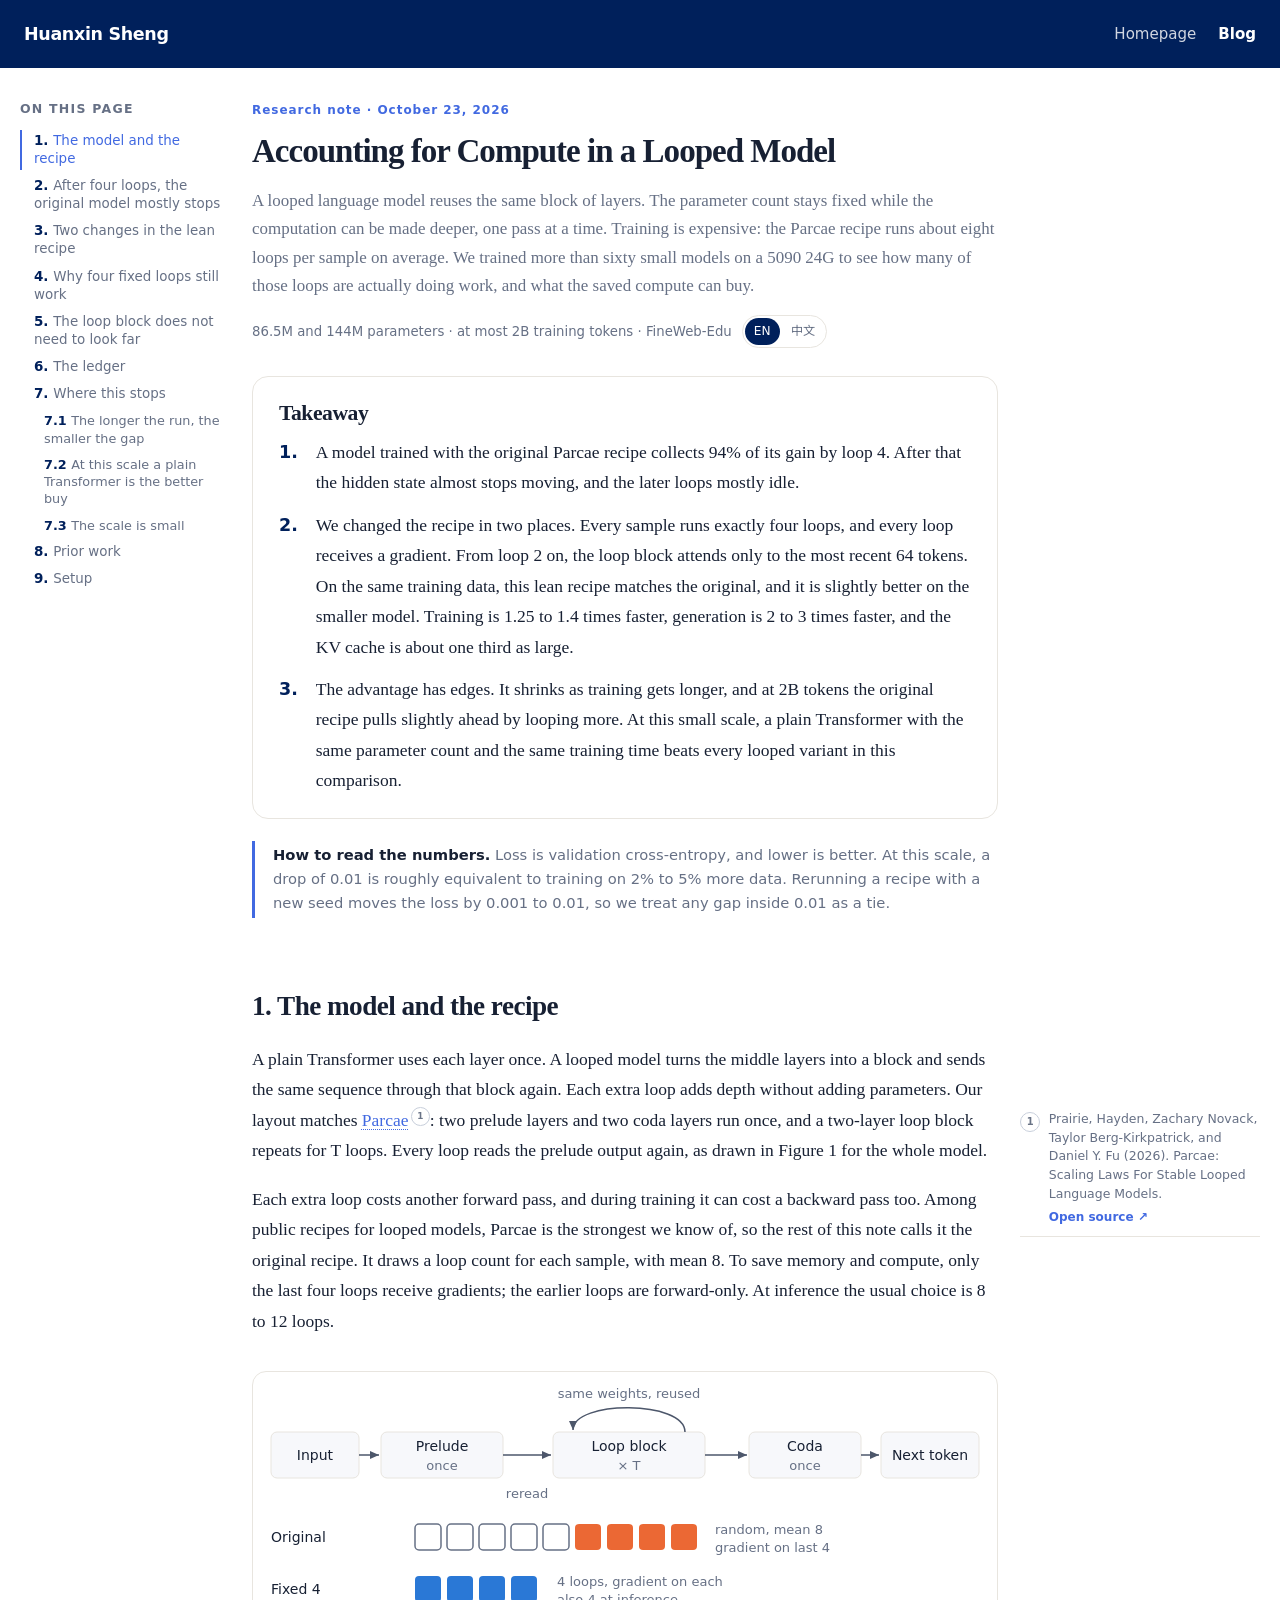
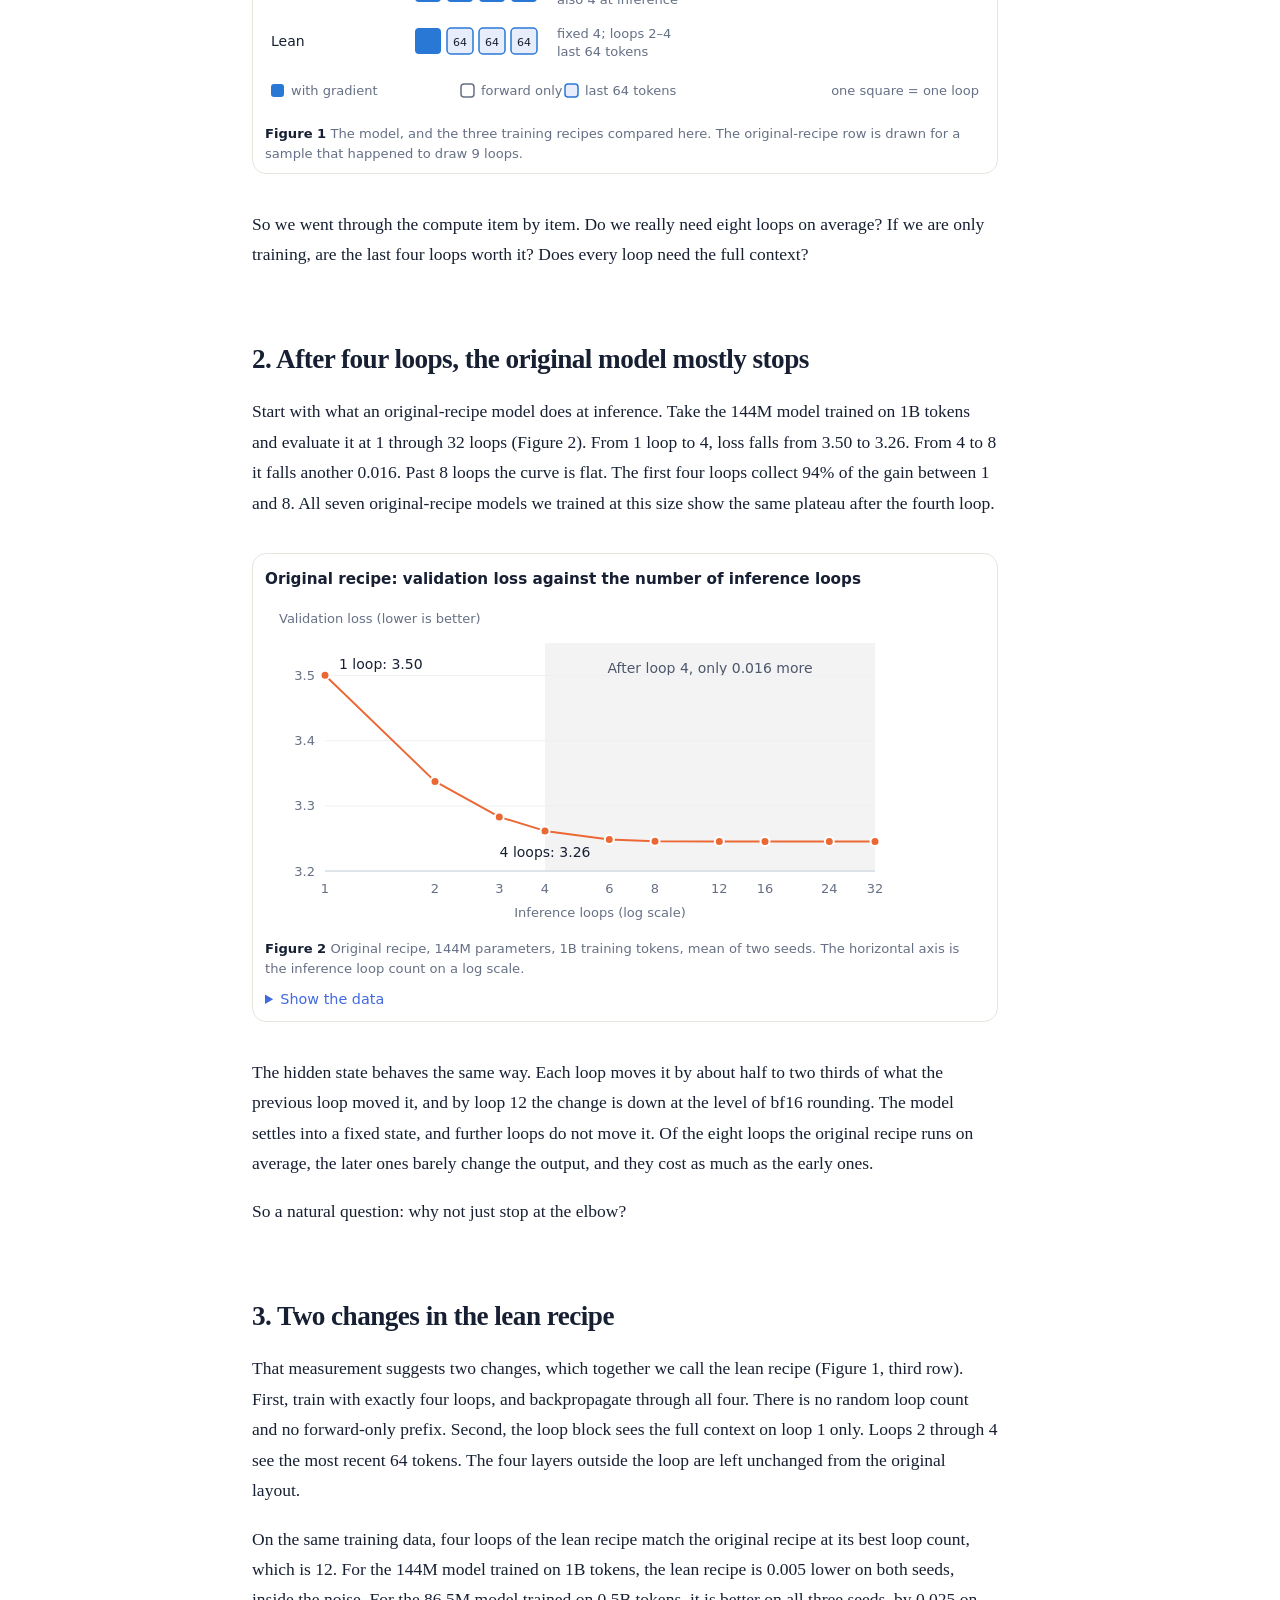
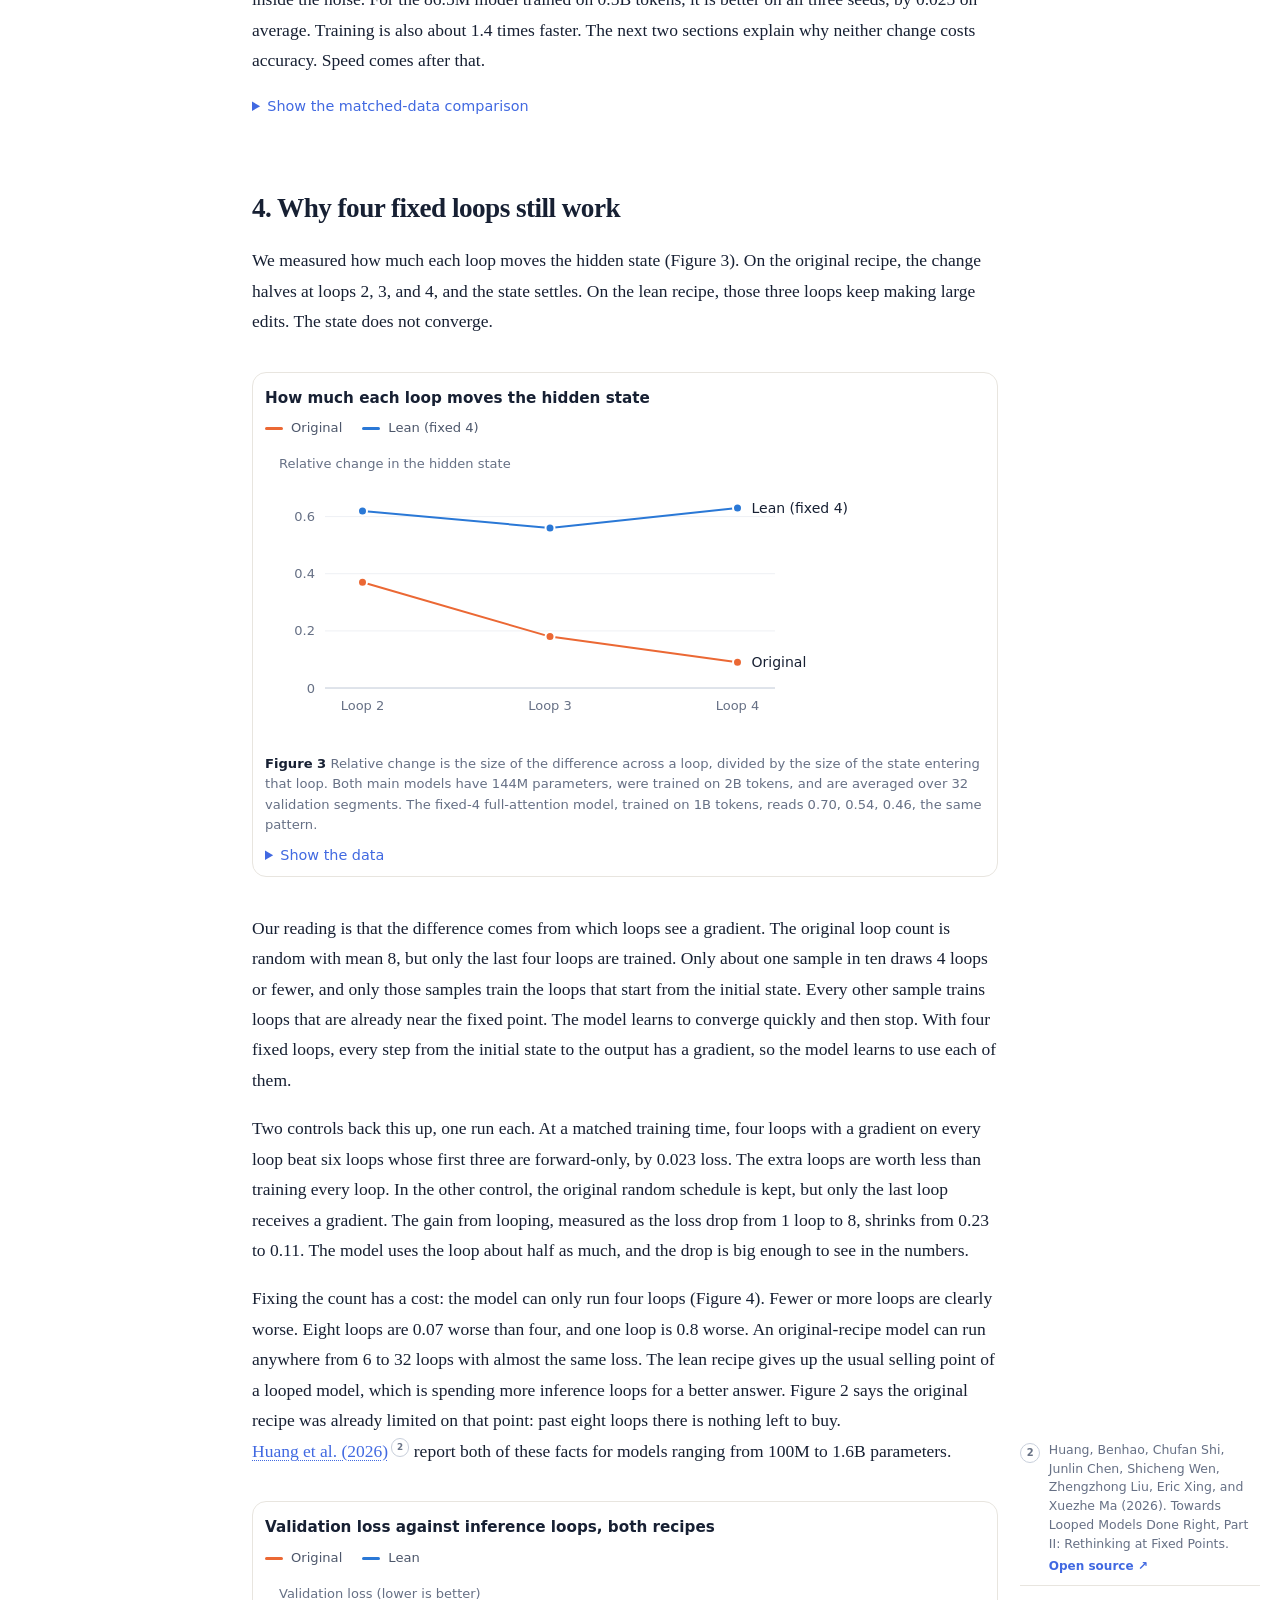
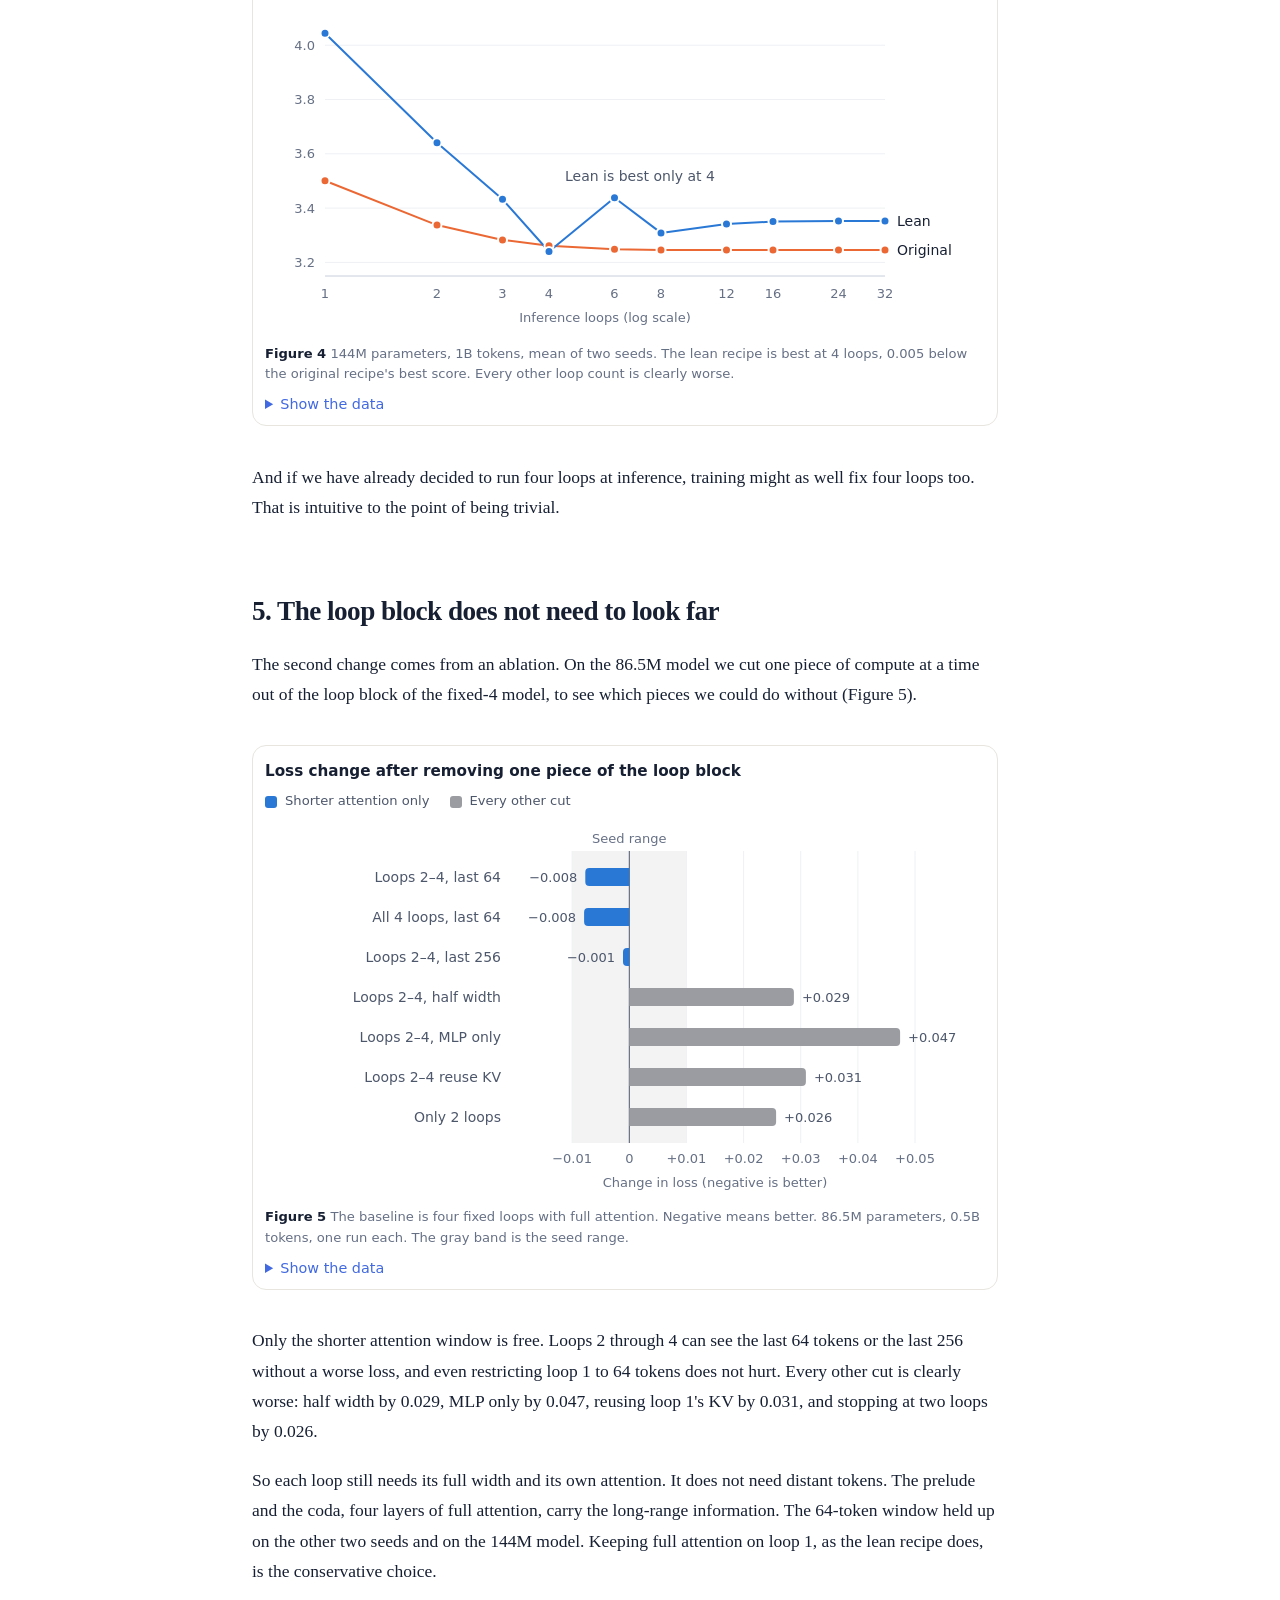
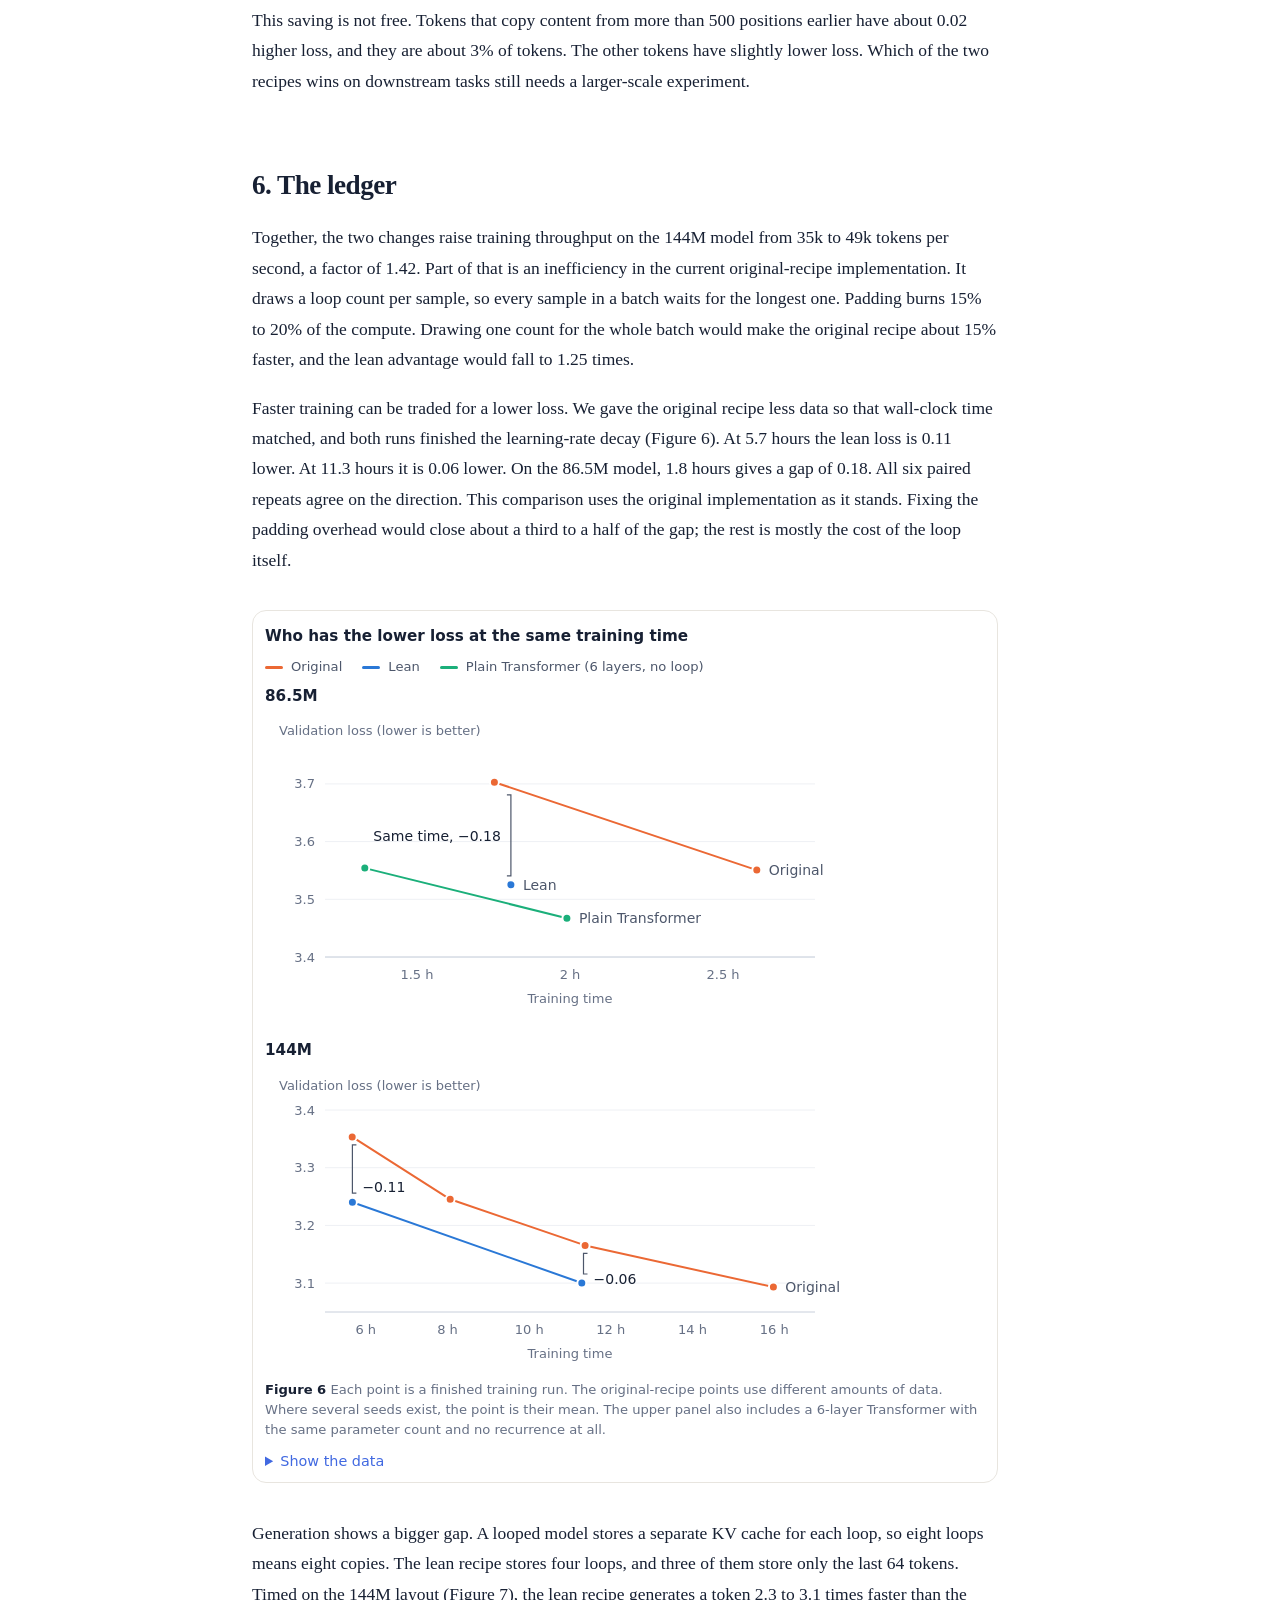
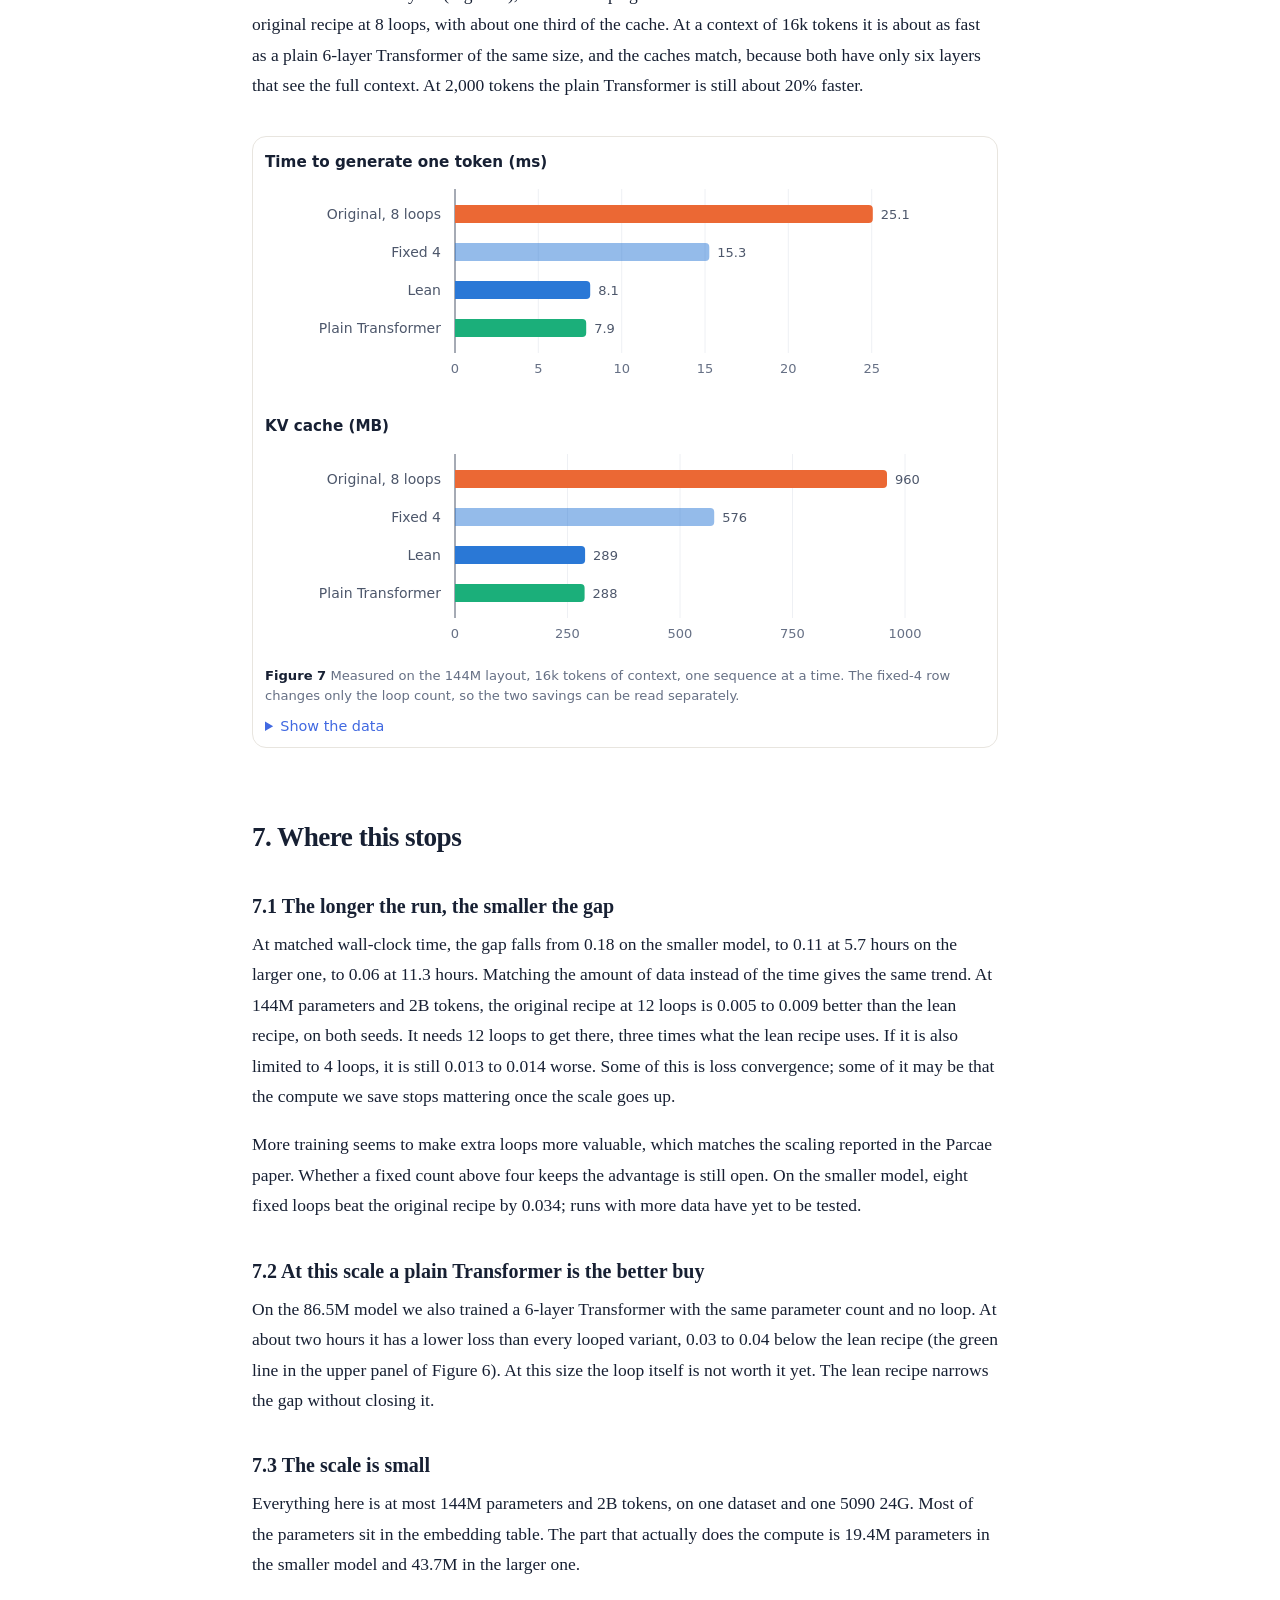
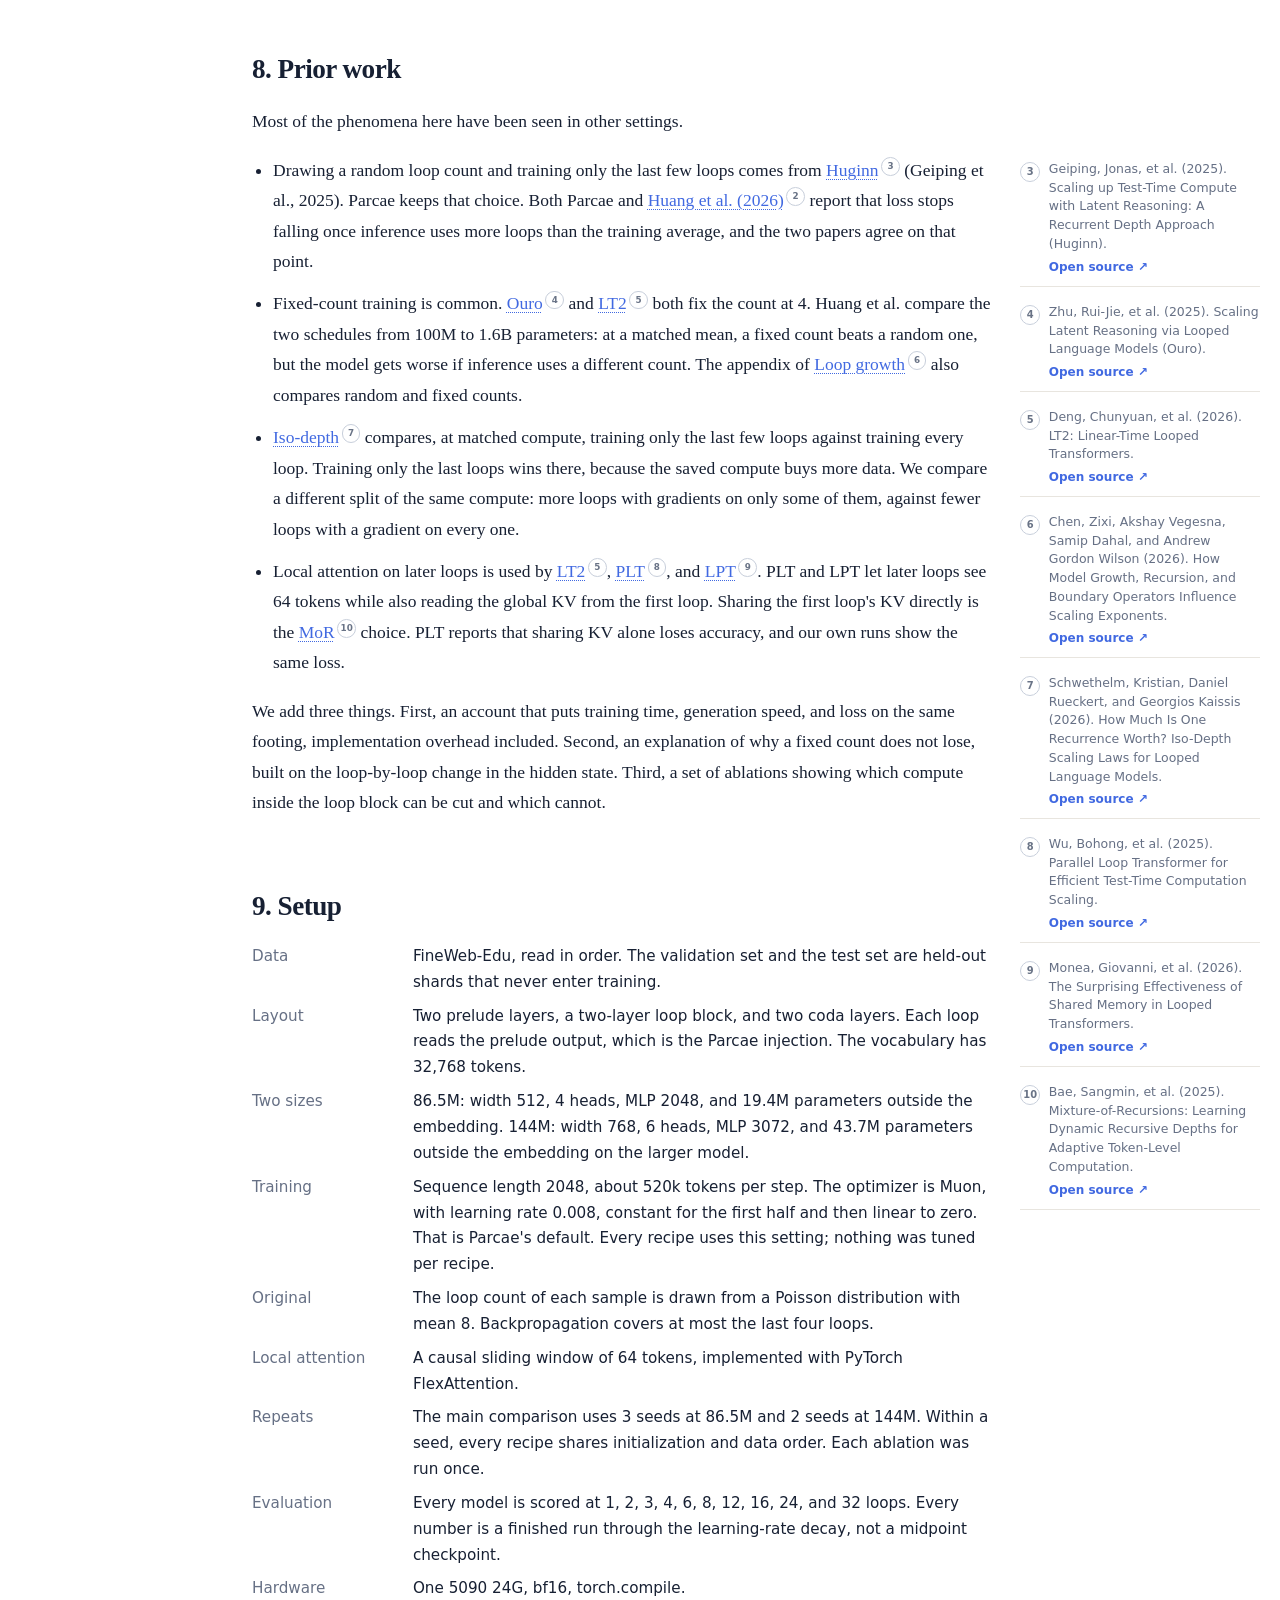
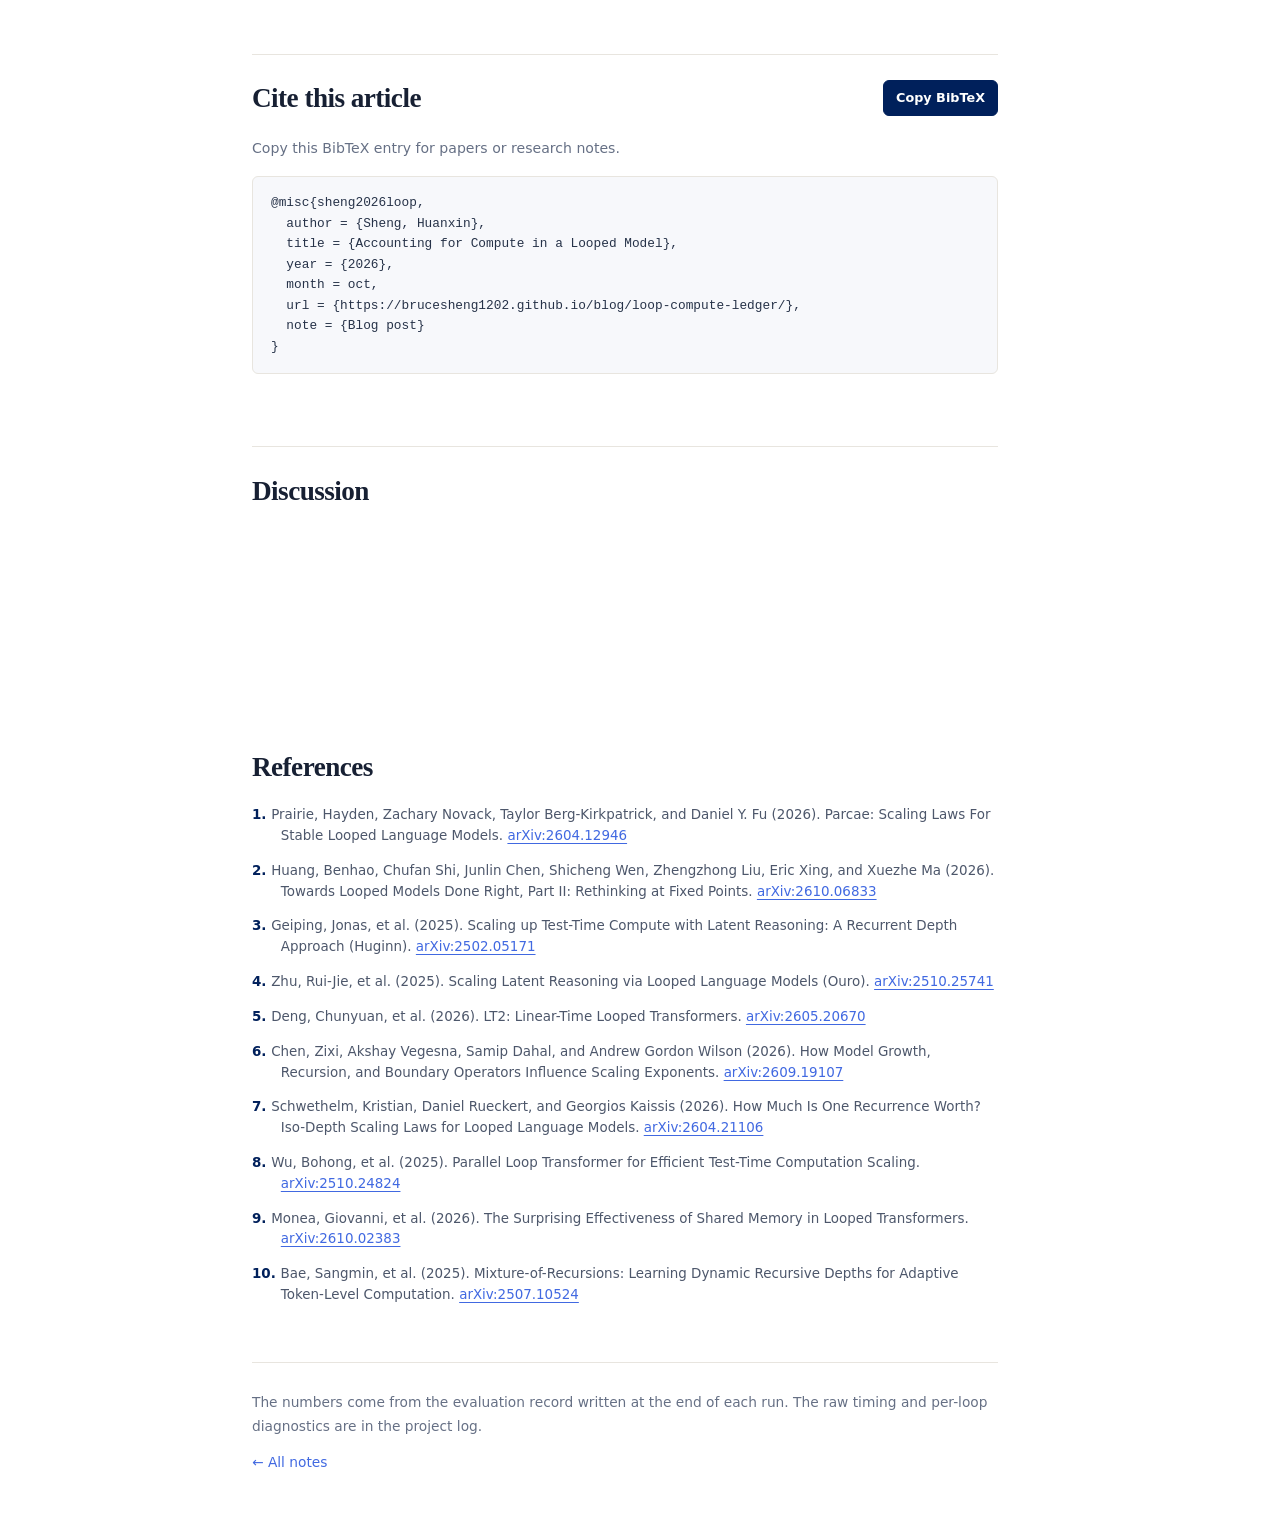
<file: blog/loop-compute-ledger.html>
<!doctype html>
<html lang="en">
<head>
<meta charset="utf-8">
<title>Redirecting… — Accounting for Compute in a Looped Model</title>
<link rel="canonical" href="loop-compute-ledger/">
<script>location.replace('loop-compute-ledger/' + location.search + location.hash);</script>
<noscript><meta http-equiv="refresh" content="0; url=loop-compute-ledger/"></noscript>
</head>
<body>
<p>This post has moved to <a href="loop-compute-ledger/">loop-compute-ledger/</a>.</p>
</body>
</html>
</file>
<file: blog/assets/style.css>
:root {
  --ink: #172033;
  --muted: #667085;
  --paper: #fff;
  --card: #fff;
  --navy: #00205b;
  --blue: #4169e1;
  --line: #e8e5df;
  --soft-blue: #eef3ff;
  --serif: Georgia, "Times New Roman", "Noto Serif SC", serif;
  --sans: Inter, ui-sans-serif, system-ui, -apple-system, BlinkMacSystemFont, "Segoe UI", "PingFang SC", "Microsoft YaHei", sans-serif;
}
* { box-sizing: border-box; }
html { scroll-behavior: smooth; }
body { margin: 0; color: var(--ink); background: var(--paper); font-family: var(--sans); line-height: 1.72; }
a { color: var(--blue); }
.topbar { position: sticky; top: 0; z-index: 10; background: var(--navy); }
.nav { max-width: 1120px; height: 68px; margin: auto; padding: 0 24px; display: flex; align-items: center; gap: 28px; }
.brand { color: white; text-decoration: none; font-weight: 760; letter-spacing: -.02em; }
.navlinks { display: flex; gap: 22px; margin-left: auto; align-items: center; }
.navlinks a { color: rgba(255,255,255,.82); text-decoration: none; font-size: .94rem; }
.navlinks a:hover, .navlinks a[aria-current="page"] { color: white; font-weight: 650; }
.lang { border: 1px solid var(--line); background: white; padding: 6px; border-radius: 999px; display: flex; gap: 2px; }
.lang button { border: 0; border-radius: 999px; padding: 5px 10px; background: transparent; color: var(--muted); cursor: pointer; font: inherit; font-size: .82rem; }
.lang button.active { color: white; background: var(--navy); }
.article-meta { align-items: center; }
.article-lang { margin-left: 4px; padding: 3px; background: transparent; }
.article-lang button { padding: 3px 9px; font-size: .76rem; }
.wrap { max-width: 1120px; margin: auto; padding: 0 24px; }
.hero { padding: 96px 0 72px; display: grid; grid-template-columns: minmax(0, 1fr) 290px; gap: 64px; align-items: end; }
.eyebrow { color: var(--blue); text-transform: uppercase; letter-spacing: .14em; font-size: .75rem; font-weight: 760; }
.hero h1 { margin: 12px 0 18px; max-width: 760px; font: 600 clamp(2.8rem, 7vw, 5.8rem)/.98 var(--serif); letter-spacing: -.055em; }
.hero p { margin: 0; max-width: 680px; color: var(--muted); font-size: 1.08rem; }
.hero-note { padding: 20px 0 2px 24px; border-left: 2px solid var(--navy); color: var(--muted); font-size: .92rem; }
.section-label { border-top: 1px solid var(--line); padding: 26px 0 18px; color: var(--muted); font-size: .82rem; letter-spacing: .08em; text-transform: uppercase; }
.post-card { display: grid; grid-template-columns: 1fr 240px; gap: 48px; padding: 42px 0 70px; }
.post-card h2 { margin: 12px 0 14px; max-width: 760px; font: 600 clamp(2rem, 4vw, 3.6rem)/1.08 var(--serif); letter-spacing: -.035em; }
.post-card h2 a { color: var(--ink); text-decoration: none; }
.post-card h2 a:hover { color: var(--blue); }
.dek { color: var(--muted); max-width: 720px; }
.meta { display: flex; gap: 14px; flex-wrap: wrap; color: var(--muted); font-size: .83rem; }
.tag { color: var(--blue); background: var(--soft-blue); border-radius: 999px; padding: 4px 10px; }
.post-aside { align-self: center; border: 1px solid var(--line); border-radius: 16px; padding: 22px; background: var(--card); }
.post-aside strong { display: block; font: 600 1.35rem var(--serif); margin-bottom: 8px; }
.post-aside span { color: var(--muted); font-size: .88rem; }
.article-shell { width: min(100%, 2100px); margin: 0 auto; padding: 60px clamp(18px, 1.8vw, 28px) 0; display: grid; grid-template-columns: 340px minmax(0, 1120px) minmax(235px, 290px); column-gap: clamp(16px, 1.4vw, 24px); justify-content: center; }
.article-main { min-width: 0; }
.article-head { padding-bottom: 36px; border-bottom: 1px solid var(--line); }
.article-head h1 { margin: 14px 0 18px; max-width: none; font: 600 clamp(1.75rem, 2.4vw, 2.25rem)/1.08 var(--serif); letter-spacing: -.035em; white-space: nowrap; }
.article-head .dek { max-width: 840px; font-size: 1.06rem; line-height: 1.68; }
.article-head .eyebrow { margin: 0 0 10px; color: var(--blue); font: 700 12px/1.4 var(--sans); letter-spacing: .08em; text-transform: none; }
.article { padding: 34px 0 96px; font-family: var(--serif); font-size: 1.07rem; line-height: 1.74; }
.article h1, .article h2, .article h3 { color: var(--ink); scroll-margin-top: 90px; }
.article h1 { margin: 2.8em 0 .7em; font-size: 2rem; }
.article h1#references { padding-top: 1.4rem; border-top: 1px solid var(--line); }
.article h1#references ~ p { margin: .85rem 0; padding-left: 1.6rem; text-indent: -1.6rem; color: #4d576b; font: .84rem/1.62 var(--sans); }
.article h2 { margin: 2.2em 0 .65em; font-size: 1.5rem; }
.article p { margin: 1em 0; text-wrap: pretty; }
.editor-note { margin: 1.4rem 0 2.4rem; padding: 2px 0 2px 18px; border-left: 3px solid rgba(102, 112, 133, .28); color: var(--muted); font-size: .94rem; line-height: 1.78; }
.editor-note p { margin: .55em 0; text-wrap: pretty; }
.editor-note p.editor-note-label { margin: 0 0 .5rem; color: #98a2b3; font: 700 .72rem/1 var(--sans); letter-spacing: .16em; }
.editor-note a { color: var(--muted); text-decoration: underline; text-underline-offset: 2px; }
.article li { text-wrap: pretty; }
.article li { margin: .35em 0; }
.article blockquote { margin: 1.7em 0; padding: 2px 0 2px 22px; border-left: 3px solid var(--blue); color: var(--muted); }
.article img { max-width: 100%; border: 1px solid var(--line); border-radius: 10px; background: white; }
.article figure { width: fit-content; max-width: 100%; margin: 2.2rem auto; padding: 10px; border: 1px solid var(--line); border-radius: 14px; background: white; }
.article figure.lead-figure { width: 58%; max-width: 620px; }
.article figure img { display: block; width: auto; max-width: 100%; height: auto; margin: 0 auto; border: 0; border-radius: 7px; }
.article figcaption { padding: 12px 4px 0; color: var(--muted); font: .82rem/1.5 var(--sans); text-align: center; }
.article p.figure-note { max-width: 88%; margin: -1.25rem auto 2.2rem; color: var(--muted); font: .82rem/1.55 var(--sans); text-align: center; }
.article figure + p > em:only-child { display: none; }
.article code { font-size: .88em; background: #f0eee9; padding: .1em .35em; border-radius: 4px; }
.table-scroll { overflow-x: auto; margin: 1.4rem 0 1.8rem; }
.table-scroll table { width: 100%; border-collapse: collapse; margin: 0; font: .82rem/1.45 var(--sans); }
.table-scroll th, .table-scroll td { border-bottom: 1px solid var(--line); padding: 7px 10px; text-align: right; white-space: nowrap; }
.table-scroll th:first-child, .table-scroll td:first-child { text-align: left; }
.table-scroll th { color: var(--muted); font-weight: 650; }
.math-block { margin: 1.8rem 0; overflow-x: auto; overflow-y: hidden; text-align: center; }
.math-block mjx-container { min-width: max-content; }
.bibtex-section { margin-top: 4.6rem; padding: 2.4rem 0 1.8rem; border-top: 1px solid var(--line); font-family: var(--sans); }
.bibtex-heading { display: flex; align-items: start; justify-content: space-between; gap: 24px; }
.article .bibtex-heading h1 { margin: 0; font: 600 1.5rem/1.25 var(--serif); }
.article .bibtex-heading p { margin: .45rem 0 0; color: var(--muted); font-size: .88rem; line-height: 1.55; }
.bibtex-copy { flex: none; min-height: 36px; padding: 7px 12px; border: 1px solid var(--navy); border-radius: 6px; background: var(--navy); color: white; cursor: pointer; font: 650 .8rem/1 var(--sans); transition: background .16s ease, border-color .16s ease; }
.bibtex-copy:hover { background: var(--blue); border-color: var(--blue); }
.bibtex-copy:focus-visible { outline: 3px solid #aebfff; outline-offset: 2px; }
.bibtex-code { margin: 1.4rem 0 0; padding: 18px 20px; overflow-x: auto; border: 1px solid var(--line); border-radius: 6px; background: #f7f8fb; color: #263248; font: .82rem/1.65 ui-monospace, SFMono-Regular, Menlo, Consolas, monospace; }
.article .bibtex-code code { padding: 0; background: transparent; font: inherit; white-space: pre; }
.article p.bibtex-status { min-height: 1.4em; margin: .45rem 0 0; color: var(--muted); font: .76rem/1.4 var(--sans); }
.comments-section { margin-top: 4.6rem; padding: 2.4rem 0 1.7rem; border-top: 1px solid var(--line); font-family: var(--sans); }
.article .comments-section h1 { margin: 0 0 .55rem; font-family: var(--serif); }
.comments-thread { min-height: 118px; margin-top: 1.5rem; }
.comments-thread:empty { min-height: 0; margin-top: 0; }
.comments-thread .giscus, .comments-thread .giscus-frame { width: 100%; }
.comments-setup { margin: 0; padding: 20px 22px; border: 1px solid var(--line); border-radius: 12px; background: #faf9f7; color: var(--muted); font: .88rem/1.6 var(--sans); }
.toc { position: sticky; top: 96px; width: 100%; max-width: 240px; justify-self: end; align-self: start; max-height: calc(100vh - 120px); padding: 10px 8px 24px 0; overflow-y: auto; scrollbar-width: thin; }
.toc-title { font-size: .84rem; font-weight: 750; color: var(--muted); text-transform: uppercase; letter-spacing: .1em; }
.toc a { display: block; margin: 8px 0; padding: 3px 0 3px 12px; border-left: 2px solid transparent; color: var(--muted); text-decoration: none; font-size: .88rem; line-height: 1.4; overflow-wrap: anywhere; transition: color .16s ease, border-color .16s ease; }
.toc a.toc-subsection { padding-left: 24px; font-size: .82rem; }
.toc a:hover, .toc a.active { color: var(--blue); border-left-color: var(--blue); }
.citation-rail { position: relative; align-self: stretch; min-width: 0; }
.citation-note { position: absolute; left: 0; right: 0; display: grid; grid-template-columns: 1.3rem minmax(0, 1fr); gap: 8px; padding: 2px 0 11px; border-bottom: 1px solid var(--line); color: #667085; font: .8rem/1.52 var(--sans); overflow-wrap: anywhere; transition: color .16s ease, border-color .16s ease; }
.citation-note.active { color: #364152; border-bottom-color: #aebfff; }
.citation-number { display: grid; width: 1.2rem; height: 1.2rem; place-items: center; margin-top: .08rem; border: 1px solid #c8cfdb; border-radius: 50%; color: #697386; font-size: .62rem; font-weight: 700; line-height: 1; transition: color .16s ease, border-color .16s ease; }
.citation-note.active .citation-number { color: var(--blue); border-color: var(--blue); }
.citation-copy { min-width: 0; }
.citation-note em { color: var(--ink); }
.citation-note a { display: block; width: fit-content; margin-top: 5px; color: var(--blue); font-size: .75rem; font-weight: 650; text-decoration: none; }
.citation-note a:hover { text-decoration: underline; }
.article a[data-citation] { text-decoration-line: underline; text-decoration-style: dotted; text-decoration-thickness: 1px; text-underline-offset: 3px; }
.article a[data-citation]::after { content: attr(data-citation); display: inline-grid; width: 1.05rem; height: 1.05rem; place-items: center; margin-left: .16rem; border: 1px solid #c8cfdb; border-radius: 50%; color: #697386; font: 650 .55rem/1 var(--sans); vertical-align: super; text-decoration: none; }
.article a[data-citation].citation-active { color: var(--navy); }
.article a[data-citation].citation-active::after { color: var(--blue); border-color: var(--blue); }
.footer { border-top: 1px solid var(--line); padding: 30px 0 50px; color: var(--muted); font-size: .86rem; }
.blog-list { min-height: calc(100vh - 167px); padding-top: 56px; padding-bottom: 88px; }
.blog-list h1 { margin: 0 0 30px; padding-bottom: 14px; border-bottom: 1px solid var(--line); color: var(--ink); font: 600 2.2rem/1.2 var(--sans); }
.blog-intro { max-width: 760px; margin: -6px 0 34px; color: #4d576b; font-size: 1.02rem; line-height: 1.72; }
.blog-entry { display: grid; grid-template-columns: 150px minmax(0, 760px); gap: 34px; padding: 28px 0 36px; border-bottom: 1px solid var(--line); }
.entry-date { color: var(--muted); font-size: .9rem; padding-top: 7px; }
.blog-entry h2 { margin: 0 0 10px; font: 650 1.55rem/1.3 var(--sans); }
.blog-entry h2 a { color: var(--blue); text-decoration: none; }
.blog-entry h2 a:hover { text-decoration: underline; }
.blog-entry p { margin: 0 0 14px; color: #4d576b; }
[data-i18n] { transition: opacity .15s ease; }
@media (max-width: 1260px) {
  .article-shell { padding-left: 16px; padding-right: 16px; grid-template-columns: 256px minmax(0, 1fr) 230px; column-gap: 16px; }
  .toc { max-width: 220px; }
  .toc a { font-size: .83rem; }
  .toc a.toc-subsection { padding-left: 18px; font-size: .78rem; }
  .citation-note { font-size: .76rem; }
}
@media (max-width: 960px) {
  .article-shell { width: min(100%, 920px); grid-template-columns: minmax(150px, 180px) minmax(0, 700px); gap: 32px; }
  .citation-rail { display: none; }
}
@media (max-width: 860px) {
  .nav { padding: 0 16px; gap: 10px; }
  .navlinks { gap: 14px; }
  .hero { grid-template-columns: 1fr; gap: 32px; padding: 68px 0 52px; }
  .hero-note { max-width: 460px; }
  .post-card { grid-template-columns: 1fr; gap: 24px; }
  .post-aside { max-width: 360px; }
  .article-shell { grid-template-columns: minmax(0, 1fr); padding: 48px 24px 0; }
  .article-head h1 { white-space: normal; text-wrap: balance; }
  .blog-entry { grid-template-columns: 1fr; gap: 8px; }
  .toc { display: none; }
}
@media (max-width: 520px) {
  .wrap { padding: 0 18px; }
  .hero h1 { font-size: 2.8rem; }
  .article { font-size: 1rem; }
  .bibtex-heading { align-items: stretch; flex-direction: column; gap: 16px; }
  .bibtex-copy { align-self: start; }
  .bibtex-code { padding: 15px 16px; font-size: .76rem; }
  .article figure { margin-left: auto; margin-right: auto; padding: 8px; }
  .article figure.lead-figure { width: 82%; max-width: 620px; }
}
</file>
